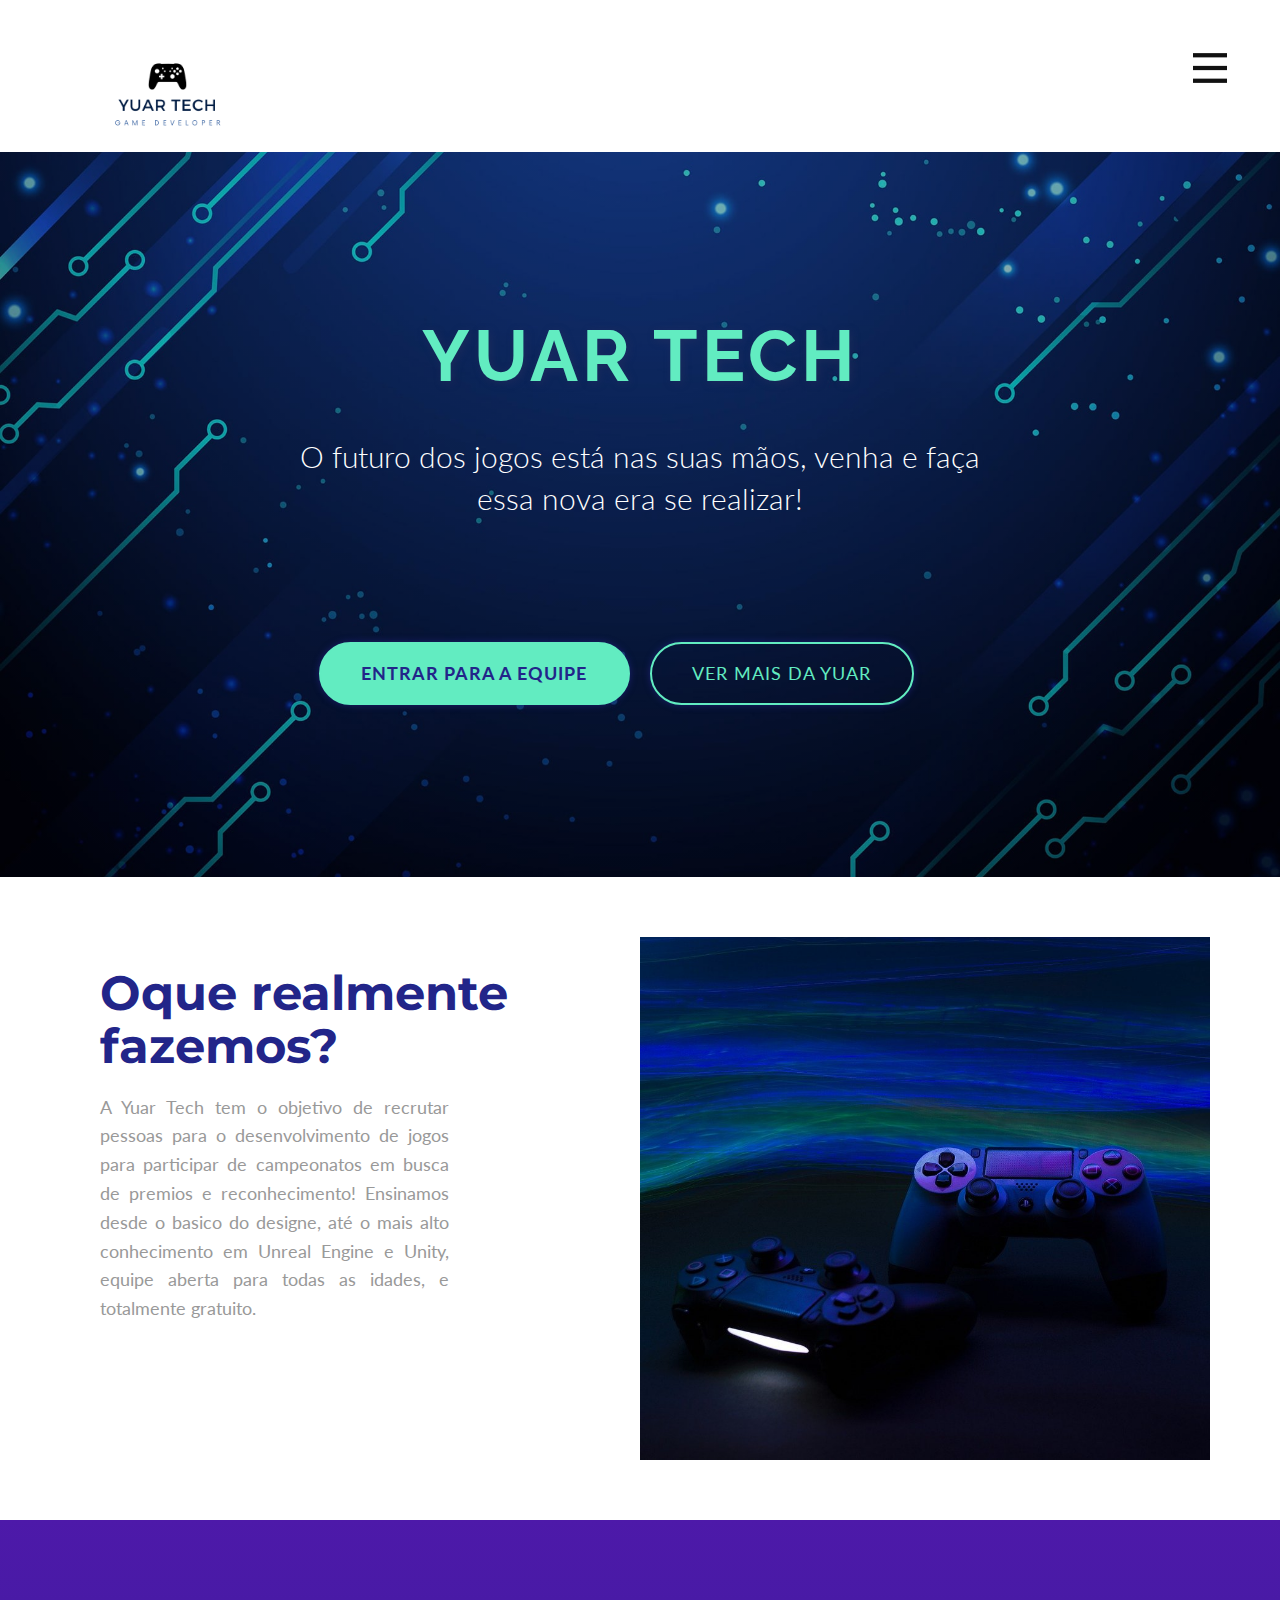
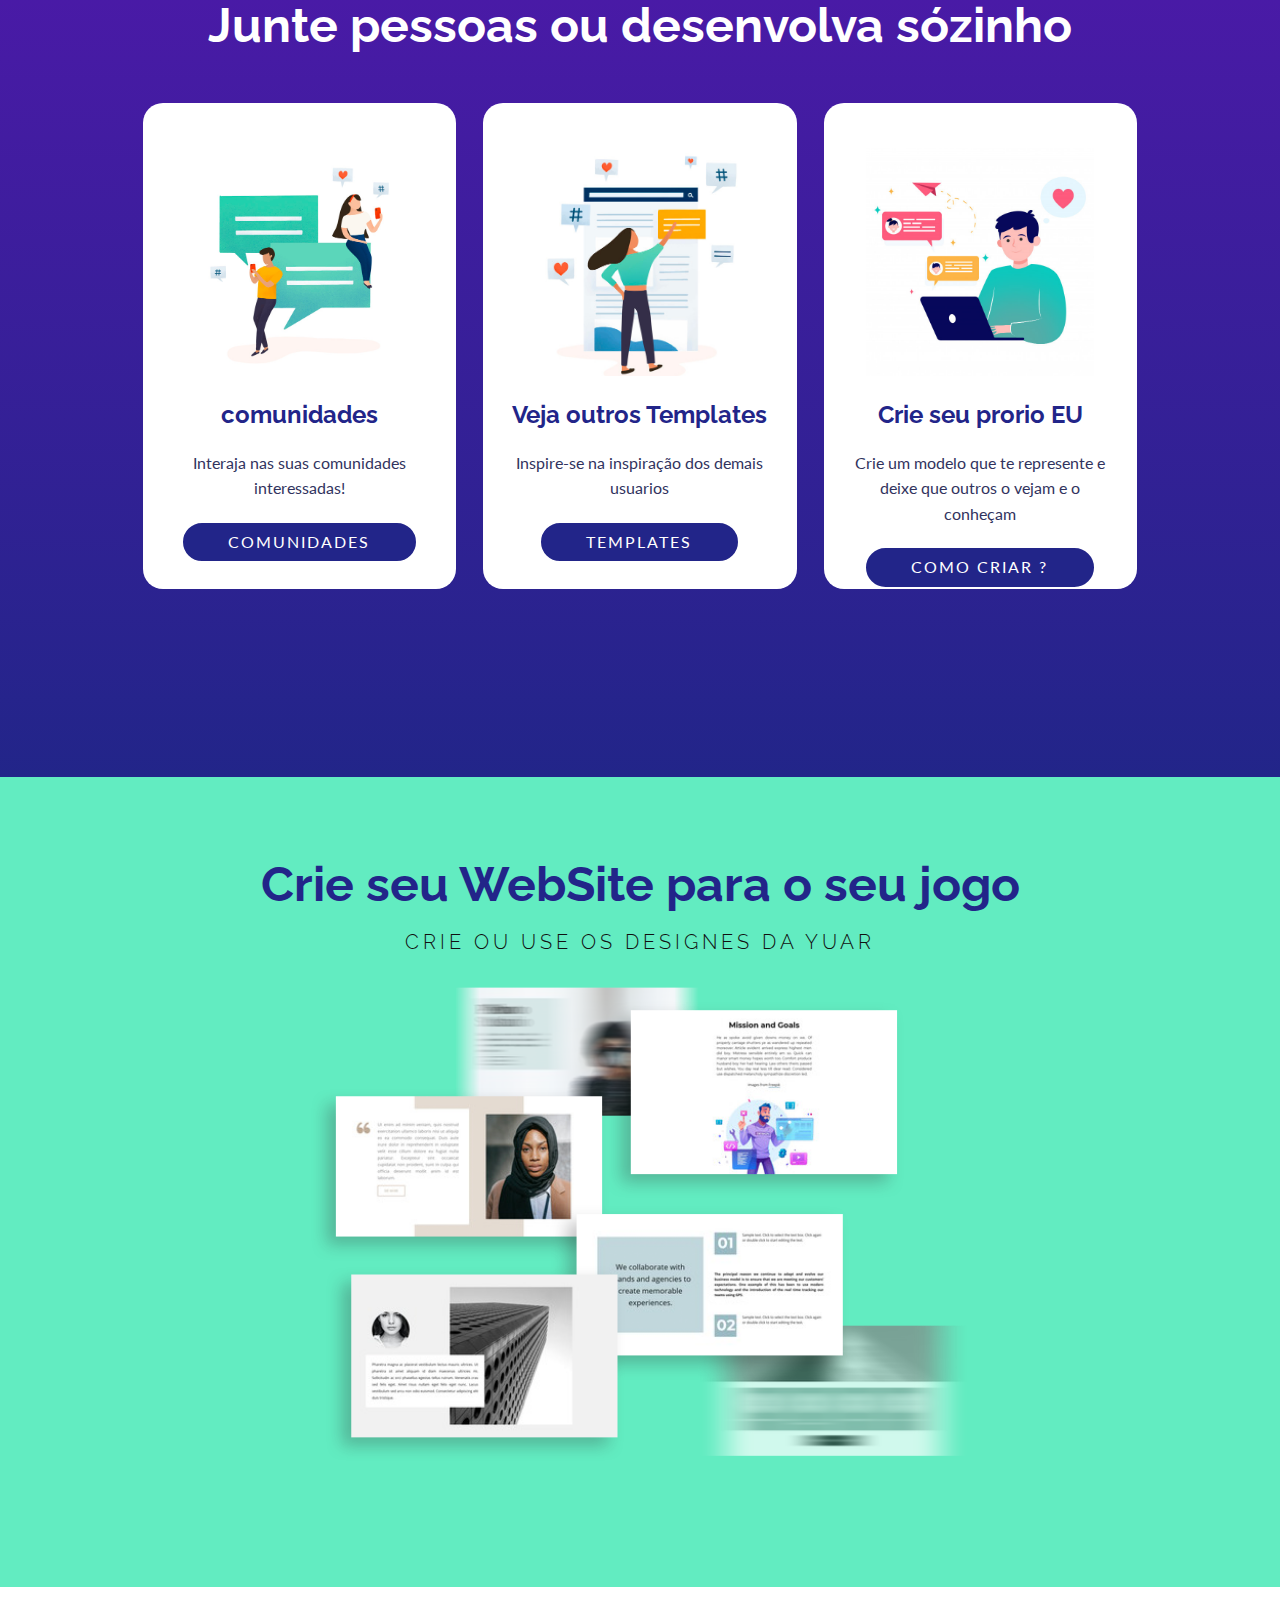
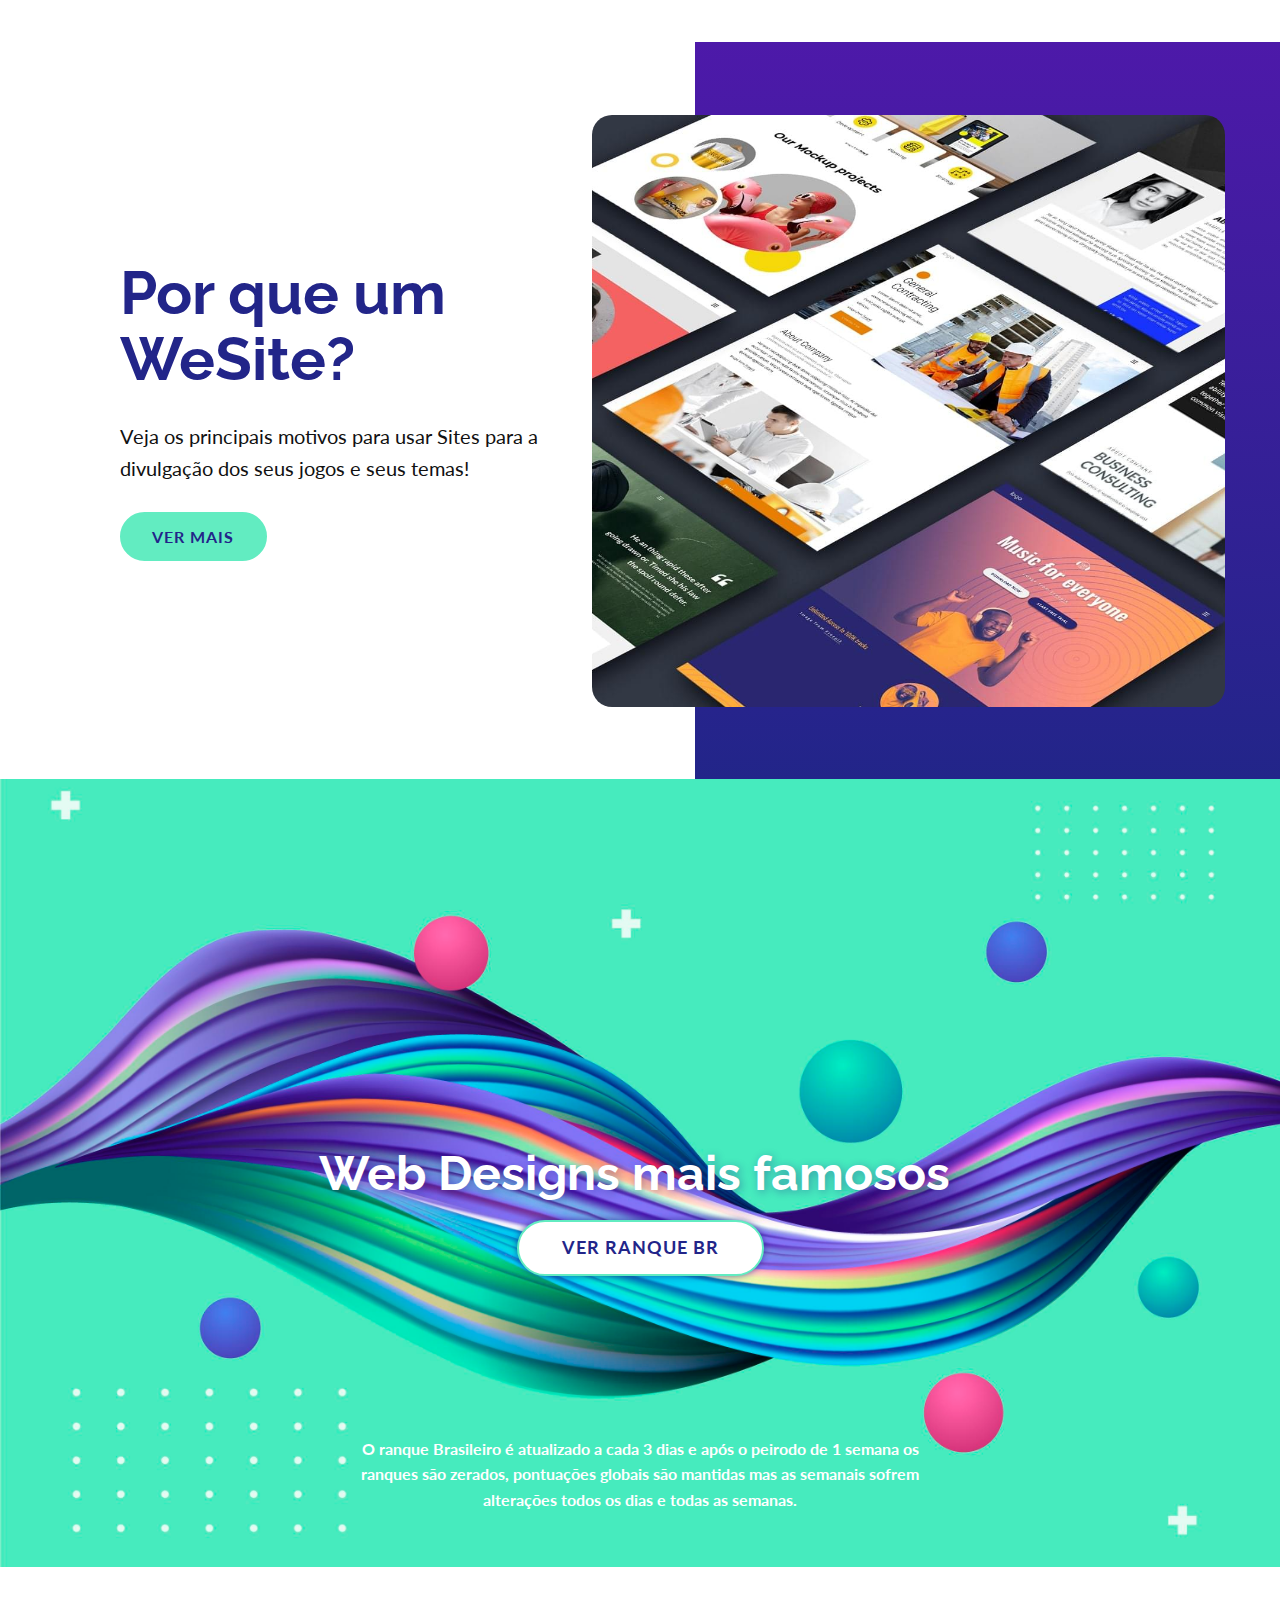
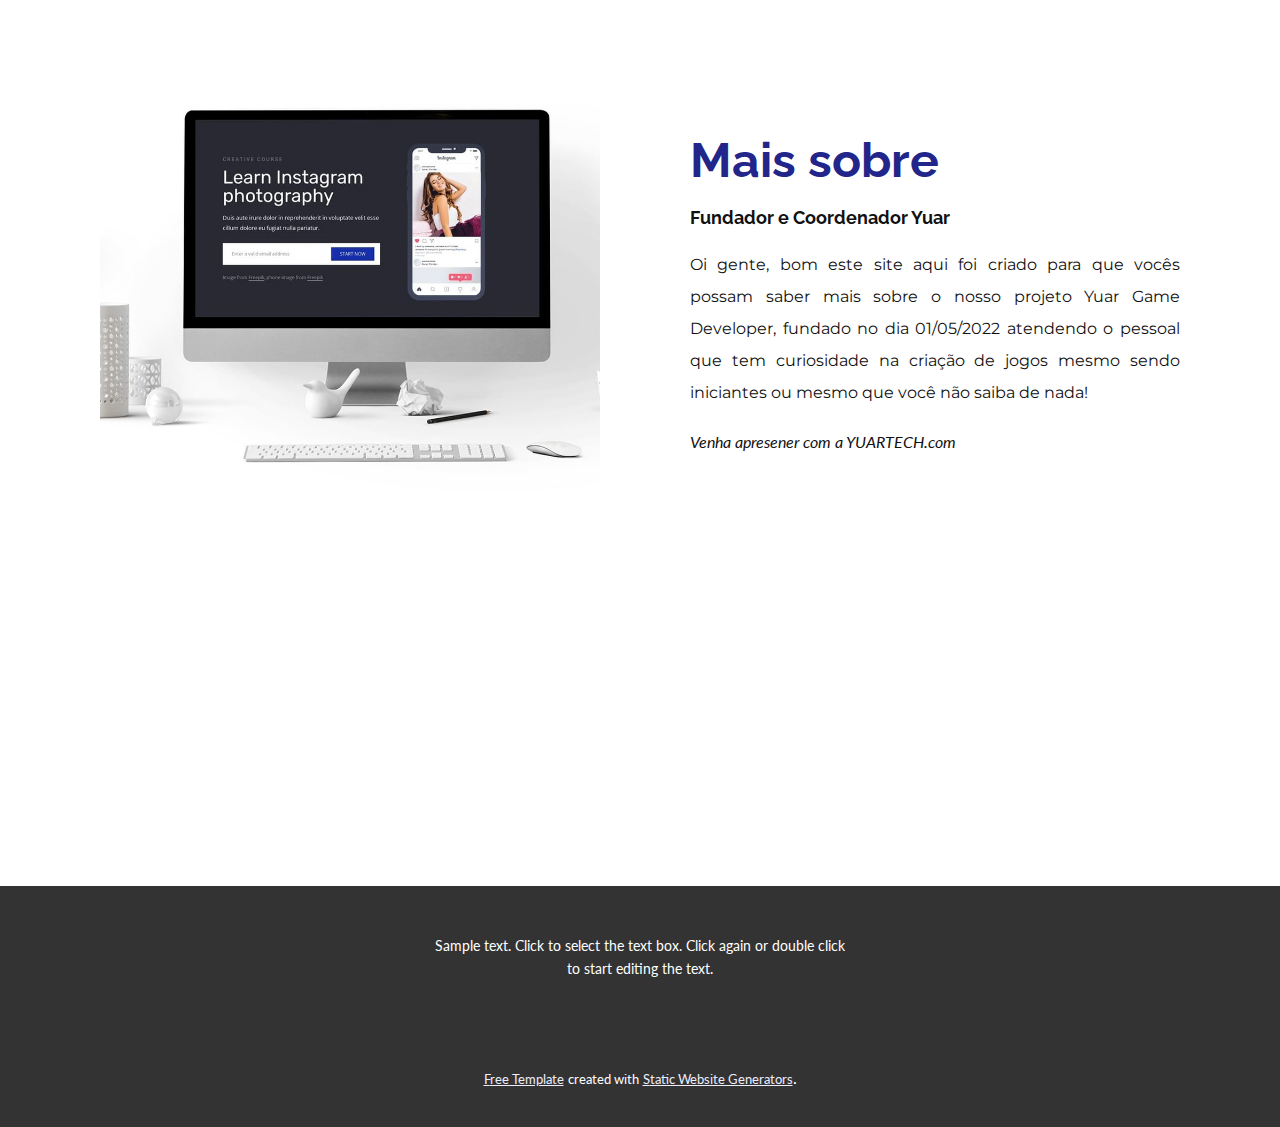
<file: index.html>
<!DOCTYPE html>
<html style="font-size: 16px;">
  <head>
    <meta name="viewport" content="width=device-width, initial-scale=1.0">
    <meta charset="utf-8">
    <meta name="keywords" content="​digital agency, ​Crafting Effective UI/UX Design, Prototype a digital product idea, Our Features &amp;amp; Services., ​We Create Websites, ​We Create Digital, Web Design Trends, We build usable&nbsp;products., About Us">
    <meta name="description" content="">
    <meta name="page_type" content="np-template-header-footer-from-plugin">
    <title>Página Inicial</title>
    <link rel="stylesheet" href="nicepage.css" media="screen">
<link rel="stylesheet" href="Página-Inicial.css" media="screen">
    <script class="u-script" type="text/javascript" src="jquery.js" defer=""></script>
    <script class="u-script" type="text/javascript" src="nicepage.js" defer=""></script>
    <meta name="generator" content="Nicepage 4.10.5, nicepage.com">
    <link id="u-theme-google-font" rel="stylesheet" href="https://fonts.googleapis.com/css?family=Raleway:100,100i,200,200i,300,300i,400,400i,500,500i,600,600i,700,700i,800,800i,900,900i|Lato:100,100i,300,300i,400,400i,700,700i,900,900i">
    <link id="u-page-google-font" rel="stylesheet" href="https://fonts.googleapis.com/css?family=Raleway:100,100i,200,200i,300,300i,400,400i,500,500i,600,600i,700,700i,800,800i,900,900i|Lato:100,100i,300,300i,400,400i,700,700i,900,900i|Montserrat:100,100i,200,200i,300,300i,400,400i,500,500i,600,600i,700,700i,800,800i,900,900i|Raleway:100,100i,200,200i,300,300i,400,400i,500,500i,600,600i,700,700i,800,800i,900,900i">
    
    
    
    
    
    
    
    
    <script type="application/ld+json">{
		"@context": "http://schema.org",
		"@type": "Organization",
		"name": "",
		"logo": "images/Yuartech.png"
}</script>
    <meta name="theme-color" content="#222589">
    <meta property="og:title" content="Página Inicial">
    <meta property="og:type" content="website">
  </head>
  <body data-home-page="Página-Inicial.html" data-home-page-title="Página Inicial" class="u-body u-xl-mode"><header class="u-clearfix u-header u-header" id="sec-3385"><div class="u-clearfix u-sheet u-valign-top u-sheet-1">
        <a href="https://nicepage.com" class="u-image u-logo u-image-1" data-image-width="500" data-image-height="500">
          <img src="images/Yuartech.png" class="u-logo-image u-logo-image-1">
        </a>
        <nav class="u-menu u-menu-dropdown u-offcanvas u-menu-1" data-responsive-from="XL">
          <div class="menu-collapse" style="font-size: 1rem; letter-spacing: 0px; font-weight: 700;">
            <a class="u-button-style u-custom-border u-custom-border-color u-custom-borders u-custom-left-right-menu-spacing u-custom-padding-bottom u-custom-text-color u-custom-top-bottom-menu-spacing u-nav-link u-text-active-palette-1-base u-text-hover-palette-2-base" href="#" style="padding: 5px 0px; font-size: calc(1em + 18px);">
              <svg class="u-svg-link" viewBox="0 0 24 24"><use xmlns:xlink="http://www.w3.org/1999/xlink" xlink:href="#menu-hamburger"></use></svg>
              <svg class="u-svg-content" version="1.1" id="menu-hamburger" viewBox="0 0 16 16" x="0px" y="0px" xmlns:xlink="http://www.w3.org/1999/xlink" xmlns="http://www.w3.org/2000/svg"><g><rect y="1" width="16" height="2"></rect><rect y="7" width="16" height="2"></rect><rect y="13" width="16" height="2"></rect>
</g></svg>
            </a>
          </div>
          <div class="u-custom-menu u-nav-container">
            <ul class="u-nav u-spacing-20 u-unstyled u-nav-1"><li class="u-nav-item"><a class="u-button-style u-nav-link u-text-active-palette-1-base u-text-grey-90 u-text-hover-palette-2-base" href="Página-Inicial.html" style="padding: 10px;">Página Inicial</a>
</li><li class="u-nav-item"><a class="u-button-style u-nav-link u-text-active-palette-1-base u-text-grey-90 u-text-hover-palette-2-base" href="informação-da-Yuar.html" style="padding: 10px;">informação da Yuar</a>
</li><li class="u-nav-item"><a class="u-button-style u-nav-link u-text-active-palette-1-base u-text-grey-90 u-text-hover-palette-2-base" href="templates.html" style="padding: 10px;">templates</a>
</li><li class="u-nav-item"><a class="u-button-style u-nav-link u-text-active-palette-1-base u-text-grey-90 u-text-hover-palette-2-base" href="Comunidade.html" style="padding: 10px;">Comunidade</a>
</li><li class="u-nav-item"><a class="u-button-style u-nav-link u-text-active-palette-1-base u-text-grey-90 u-text-hover-palette-2-base" href="como-criar.html" style="padding: 10px;">como criar</a>
</li><li class="u-nav-item"><a class="u-button-style u-nav-link u-text-active-palette-1-base u-text-grey-90 u-text-hover-palette-2-base" href="porque-um-site.html" style="padding: 10px;">porque um site</a>
</li></ul>
          </div>
          <div class="u-custom-menu u-nav-container-collapse">
            <div class="u-black u-container-style u-inner-container-layout u-opacity u-opacity-95 u-sidenav">
              <div class="u-inner-container-layout u-sidenav-overflow">
                <div class="u-menu-close"></div>
                <ul class="u-align-center u-nav u-popupmenu-items u-unstyled u-nav-2"><li class="u-nav-item"><a class="u-button-style u-nav-link" href="Página-Inicial.html">Página Inicial</a>
</li><li class="u-nav-item"><a class="u-button-style u-nav-link" href="informação-da-Yuar.html">informação da Yuar</a>
</li><li class="u-nav-item"><a class="u-button-style u-nav-link" href="templates.html">templates</a>
</li><li class="u-nav-item"><a class="u-button-style u-nav-link" href="Comunidade.html">Comunidade</a>
</li><li class="u-nav-item"><a class="u-button-style u-nav-link" href="como-criar.html">como criar</a>
</li><li class="u-nav-item"><a class="u-button-style u-nav-link" href="porque-um-site.html">porque um site</a>
</li></ul>
              </div>
            </div>
            <div class="u-black u-menu-overlay u-opacity u-opacity-70"></div>
          </div>
        </nav>
      </div></header>
    <section class="u-align-center u-clearfix u-image u-shading u-section-1" id="carousel_27bf" data-image-width="1980" data-image-height="1320">
      <div class="u-clearfix u-sheet u-valign-middle u-sheet-1">
        <h1 class="u-text u-text-default u-text-palette-4-base u-text-1">Yuar Tech</h1>
        <h3 class="u-custom-font u-font-lato u-text u-text-body-alt-color u-text-2"> O futuro dos jogos está nas suas mãos, venha e faça essa nova era se realizar!</h3>
        <div class="u-clearfix u-expanded-width-xs u-gutter-0 u-layout-custom-sm u-layout-custom-xs u-layout-wrap u-layout-wrap-1">
          <div class="u-layout">
            <div class="u-layout-row">
              <div class="u-align-center-xs u-align-right-lg u-align-right-md u-align-right-sm u-align-right-xl u-container-style u-layout-cell u-left-cell u-size-30-lg u-size-30-md u-size-30-sm u-size-30-xl u-size-60-xs u-layout-cell-1">
                <div class="u-container-layout u-valign-top u-container-layout-1">
                  <a href="https://yuartech.blogspot.com/p/yuar-tech-este-video-e-um-pequeno.html?lr=1" class="u-active-white u-border-2 u-border-active-white u-border-hover-white u-border-palette-4-base u-btn u-btn-round u-button-style u-hover-white u-palette-4-base u-radius-50 u-text-active-palette-1-base u-text-hover-palette-1-base u-text-palette-1-base u-btn-1">Entrar para a equipe</a>
                </div>
              </div>
              <div class="u-align-center-xs u-align-left-lg u-align-left-md u-align-left-sm u-align-left-xl u-container-style u-layout-cell u-right-cell u-size-30-lg u-size-30-md u-size-30-sm u-size-30-xl u-size-60-xs u-layout-cell-2">
                <div class="u-container-layout u-container-layout-2">
                  <a href="https://yuartech.blogspot.com/p/yuar-tech-este-video-e-um-pequeno.html?lr=1" class="u-active-white u-border-2 u-border-active-white u-border-hover-white u-border-palette-4-base u-btn u-btn-round u-button-style u-hover-white u-none u-radius-50 u-text-active-palette-1-base u-text-hover-palette-1-base u-btn-2">Ver mais da Yuar</a>
                </div>
              </div>
            </div>
          </div>
        </div>
      </div>
    </section>
    <section class="u-clearfix u-section-2" id="carousel_5b0f">
      <div class="u-clearfix u-sheet u-valign-middle u-sheet-1">
        <div class="u-clearfix u-expanded-width u-layout-wrap u-layout-wrap-1">
          <div class="u-layout">
            <div class="u-layout-row">
              <div class="u-container-style u-layout-cell u-size-30 u-layout-cell-1">
                <div class="u-container-layout u-container-layout-1">
                  <h2 class="u-custom-font u-font-montserrat u-text u-text-1"> Oque realmente fazemos?</h2>
                  <p class="u-align-justify u-text u-text-grey-40 u-text-2">A Yuar Tech tem o objetivo de recrutar pessoas para o desenvolvimento de jogos para participar de campeonatos em busca de premios e reconhecimento! Ensinamos desde o basico do designe, até o mais alto conhecimento em Unreal Engine e Unity, equipe aberta para todas as idades, e totalmente gratuito.</p>
                </div>
              </div>
              <div class="u-align-center u-container-style u-image u-layout-cell u-size-30 u-image-1" data-image-width="1280" data-image-height="851">
                <div class="u-container-layout u-valign-top u-container-layout-2"></div>
              </div>
            </div>
          </div>
        </div>
      </div>
    </section>
    <section class="u-align-center u-clearfix u-gradient u-section-3" id="carousel_7130">
      <div class="u-clearfix u-sheet u-sheet-1">
        <h2 class="u-text u-text-body-alt-color u-text-default u-text-1">Junte pessoas ou desenvolva sózinho</h2>
        <div class="u-list u-list-1">
          <div class="u-repeater u-repeater-1">
            <div class="u-align-center u-container-style u-list-item u-radius-20 u-repeater-item u-shape-round u-white u-list-item-1">
              <div class="u-container-layout u-similar-container u-container-layout-1">
                <img src="images/users-with-speech-bubbles-vector_53876-82250.jpg" alt="" class="u-expanded-width u-image u-image-contain u-image-default u-image-1" data-image-width="626" data-image-height="625">
                <h4 class="u-text u-text-default u-text-palette-1-base u-text-2">comunidades</h4>
                <p class="u-text u-text-palette-1-dark-2 u-text-3">Interaja nas suas comunidades interessadas!</p>
                <a href="Comunidade.html" data-page-id="454711460" class="u-active-palette-1-base u-border-2 u-border-active-white u-border-hover-white u-border-white u-btn u-btn-round u-button-style u-hover-palette-1-base u-palette-1-base u-radius-50 u-text-active-white u-text-hover-white u-btn-1" target="_blank">Comunidades</a>
              </div>
            </div>
            <div class="u-align-center u-container-style u-list-item u-radius-20 u-repeater-item u-shape-round u-video-cover u-white u-list-item-2">
              <div class="u-container-layout u-similar-container u-container-layout-2">
                <img src="images/fdf.jpg" alt="" class="u-expanded-width u-image u-image-default u-image-2" data-image-width="626" data-image-height="625">
                <h4 class="u-text u-text-default u-text-palette-1-base u-text-4">Veja outros Templates</h4>
                <p class="u-text u-text-palette-1-dark-2 u-text-5">Inspire-se na inspiração dos demais usuarios</p>
                <a href="templates.html" data-page-id="1082512812" class="u-active-palette-1-base u-border-2 u-border-active-white u-border-hover-white u-border-white u-btn u-btn-round u-button-style u-hover-palette-1-base u-palette-1-base u-radius-50 u-text-active-white u-text-hover-white u-btn-2" target="_blank">Templates</a>
              </div>
            </div>
            <div class="u-align-center u-container-style u-list-item u-radius-20 u-repeater-item u-shape-round u-video-cover u-white u-list-item-3">
              <div class="u-container-layout u-similar-container u-container-layout-3">
                <img src="images/dsds.jpg" alt="" class="u-expanded-width u-image u-image-contain u-image-default u-image-3" data-image-width="626" data-image-height="626">
                <h4 class="u-text u-text-default u-text-palette-1-base u-text-6">Crie seu prorio EU</h4>
                <p class="u-text u-text-palette-1-dark-2 u-text-7">Crie um modelo que te represente e deixe que outros o vejam e o conheçam</p>
                <a href="https://nicepage.com/website-design" class="u-active-palette-1-base u-border-2 u-border-active-white u-border-hover-white u-border-white u-btn u-btn-round u-button-style u-hover-palette-1-base u-palette-1-base u-radius-50 u-text-active-white u-text-hover-white u-btn-3" target="_blank">como criar ?</a>
              </div>
            </div>
          </div>
        </div>
      </div>
    </section>
    <section class="u-align-center u-clearfix u-palette-4-base u-section-4" id="carousel_90b5">
      <div class="u-clearfix u-sheet u-valign-middle u-sheet-1">
        <h2 class="u-text u-text-default u-text-1">Crie seu WebSite para o seu jogo</h2>
        <h5 class="u-text u-text-default u-text-2">Crie ou use os designes da Yuar</h5>
        <img class="u-expanded-width-xs u-image u-image-contain u-image-default u-image-1" src="images/2021-09-1611.59.07copy.png" alt="" data-image-width="664" data-image-height="530">
      </div>
    </section>
    <section class="u-align-center u-clearfix u-white u-section-5" id="carousel_8182">
      <div class="u-clearfix u-gutter-0 u-layout-wrap u-layout-wrap-1">
        <div class="u-layout" style="">
          <div class="u-layout-row" style="">
            <div class="u-align-left u-container-style u-layout-cell u-left-cell u-size-31-xl u-size-32-lg u-size-32-md u-size-32-sm u-size-32-xs u-size-xs-60 u-layout-cell-1" src="">
              <div class="u-container-layout u-valign-middle u-container-layout-1">
                <h2 class="u-text u-text-1">Por que um WeSite?</h2>
                <p class="u-text u-text-2">Veja os principais motivos para usar Sites para a divulgação dos seus jogos e seus temas!</p>
                <a href="porque-um-site.html" data-page-id="901911262" class="u-active-palette-1-base u-border-2 u-border-active-palette-1-base u-border-hover-palette-1-base u-border-palette-4-base u-btn u-btn-round u-button-style u-hover-palette-1-base u-palette-4-base u-radius-50 u-text-active-white u-text-hover-white u-text-palette-1-base u-btn-1">ver mais</a>
              </div>
            </div>
            <div class="u-align-center u-container-style u-gradient u-layout-cell u-right-cell u-size-28-lg u-size-28-md u-size-28-sm u-size-28-xs u-size-29-xl u-size-xs-60 u-layout-cell-2" src="">
              <div class="u-container-layout u-valign-middle-lg u-valign-middle-md u-container-layout-2" src="">
                <img class="u-expanded-width-sm u-expanded-width-xs u-image u-image-round u-radius-20 u-image-1" data-image-width="1500" data-image-height="1000" src="images/-min.jpg">
              </div>
            </div>
          </div>
        </div>
      </div>
    </section>
    <section class="u-align-center u-clearfix u-image u-section-6" id="carousel_830e">
      <div class="u-clearfix u-sheet u-sheet-1">
        <h2 class="u-text u-text-body-alt-color u-text-default u-text-1">Web Designs mais famosos&nbsp;</h2>
        <a href="https://nicepage.studio" class="u-active-white u-border-2 u-border-active-white u-border-hover-white u-border-palette-4-base u-btn u-btn-round u-button-style u-hover-white u-radius-50 u-text-active-palette-1-base u-text-hover-palette-1-base u-text-palette-1-base u-white u-btn-1">Ver ranque BR</a>
        <p class="u-text u-text-body-alt-color u-text-2">O ranque Brasileiro é atualizado a cada 3 dias e após o peirodo de 1 semana os ranques são zerados, pontuações globais são mantidas mas as semanais sofrem alterações todos os dias e todas as semanas.</p>
      </div>
    </section>
    <section class="u-clearfix u-white u-section-7" id="carousel_9198">
      <div class="u-clearfix u-sheet u-valign-middle u-sheet-1">
        <div class="u-clearfix u-expanded-width u-gutter-40 u-layout-wrap u-layout-wrap-1">
          <div class="u-layout">
            <div class="u-layout-col">
              <div class="u-size-60">
                <div class="u-layout-row">
                  <div class="u-align-center u-container-style u-layout-cell u-radius-20 u-size-30 u-layout-cell-1">
                    <div class="u-container-layout u-valign-bottom u-container-layout-1">
                      <img class="u-image u-image-round u-radius-20 u-image-1" src="images/45c43cfc-b7f4-7296-9d65-3221c4f93081.jpg" data-image-width="1175" data-image-height="887">
                    </div>
                  </div>
                  <div class="u-container-style u-layout-cell u-shape-rectangle u-size-30 u-layout-cell-2">
                    <div class="u-container-layout u-valign-middle u-container-layout-2">
                      <h2 class="u-custom-font u-font-raleway u-text u-text-default u-text-1">Mais sobre</h2>
                      <h6 class="u-custom-font u-font-raleway u-text u-text-default u-text-2">Fundador e Coordenador Yuar</h6>
                      <p class="u-align-justify u-custom-font u-font-montserrat u-text u-text-3">Oi gente, bom este site aqui foi criado para que vocês possam saber mais sobre o nosso projeto Yuar Game Developer, fundado no dia 01/05/2022 atendendo o pessoal que tem curiosidade na criação de jogos mesmo sendo iniciantes ou mesmo que você não saiba de nada!</p>
                      <p class="u-text u-text-4">Venha apresener com a YUARTECH.com</p>
                    </div>
                  </div>
                </div>
              </div>
            </div>
          </div>
        </div>
        <div class="u-expanded-width u-list u-list-1">
          <div class="u-repeater u-repeater-1">
            <div class="u-align-left u-container-style u-list-item u-palette-1-base u-radius-20 u-repeater-item u-shape-round u-list-item-1" data-animation-name="bounceIn" data-animation-duration="1500" data-animation-direction="Right" data-animation-delay="500">
              <div class="u-container-layout u-similar-container u-container-layout-3">
                <p class="u-text u-text-5">gabriellyuar@gmail.com&nbsp;<br>
                  <br>ou<br>
                  <br>klehvmnp2@gmail.com
                </p>
              </div>
            </div>
            <div class="u-align-left u-container-style u-list-item u-palette-1-base u-radius-20 u-repeater-item u-shape-round u-list-item-2" data-animation-name="bounceIn" data-animation-duration="1500" data-animation-direction="Right" data-animation-delay="500">
              <div class="u-container-layout u-similar-container u-container-layout-4">
                <p class="u-text u-text-6">endereço web YUARTECH.com.br<br>
                  <br>ou<br>
                  <br>YuarGame.com
                </p>
              </div>
            </div>
            <div class="u-align-left u-container-style u-list-item u-palette-1-base u-radius-20 u-repeater-item u-shape-round u-list-item-3" data-animation-name="bounceIn" data-animation-duration="1500" data-animation-direction="Right" data-animation-delay="500">
              <div class="u-container-layout u-similar-container u-container-layout-5">
                <p class="u-text u-text-7">Recrutando todos os dias das 07:00 ás !9:00<br>
                  <br>Feriados das 07:00 ás 21:00
                </p>
              </div>
            </div>
          </div>
        </div>
      </div>
    </section>
    
    
    <footer class="u-align-center u-clearfix u-footer u-grey-80 u-footer" id="sec-d120"><div class="u-clearfix u-sheet u-sheet-1">
        <p class="u-small-text u-text u-text-variant u-text-1">Sample text. Click to select the text box. Click again or double click to start editing the text.</p>
      </div></footer>
    <section class="u-backlink u-clearfix u-grey-80">
      <a class="u-link" href="https://nicepage.com/templates" target="_blank">
        <span>Free Template</span>
      </a>
      <p class="u-text">
        <span>created with</span>
      </p>
      <a class="u-link" href="https://nicepage.com/static-site-generator" target="_blank">
        <span>Static Website Generators</span>
      </a>. 
    </section>
  </body>
</html>
</file>
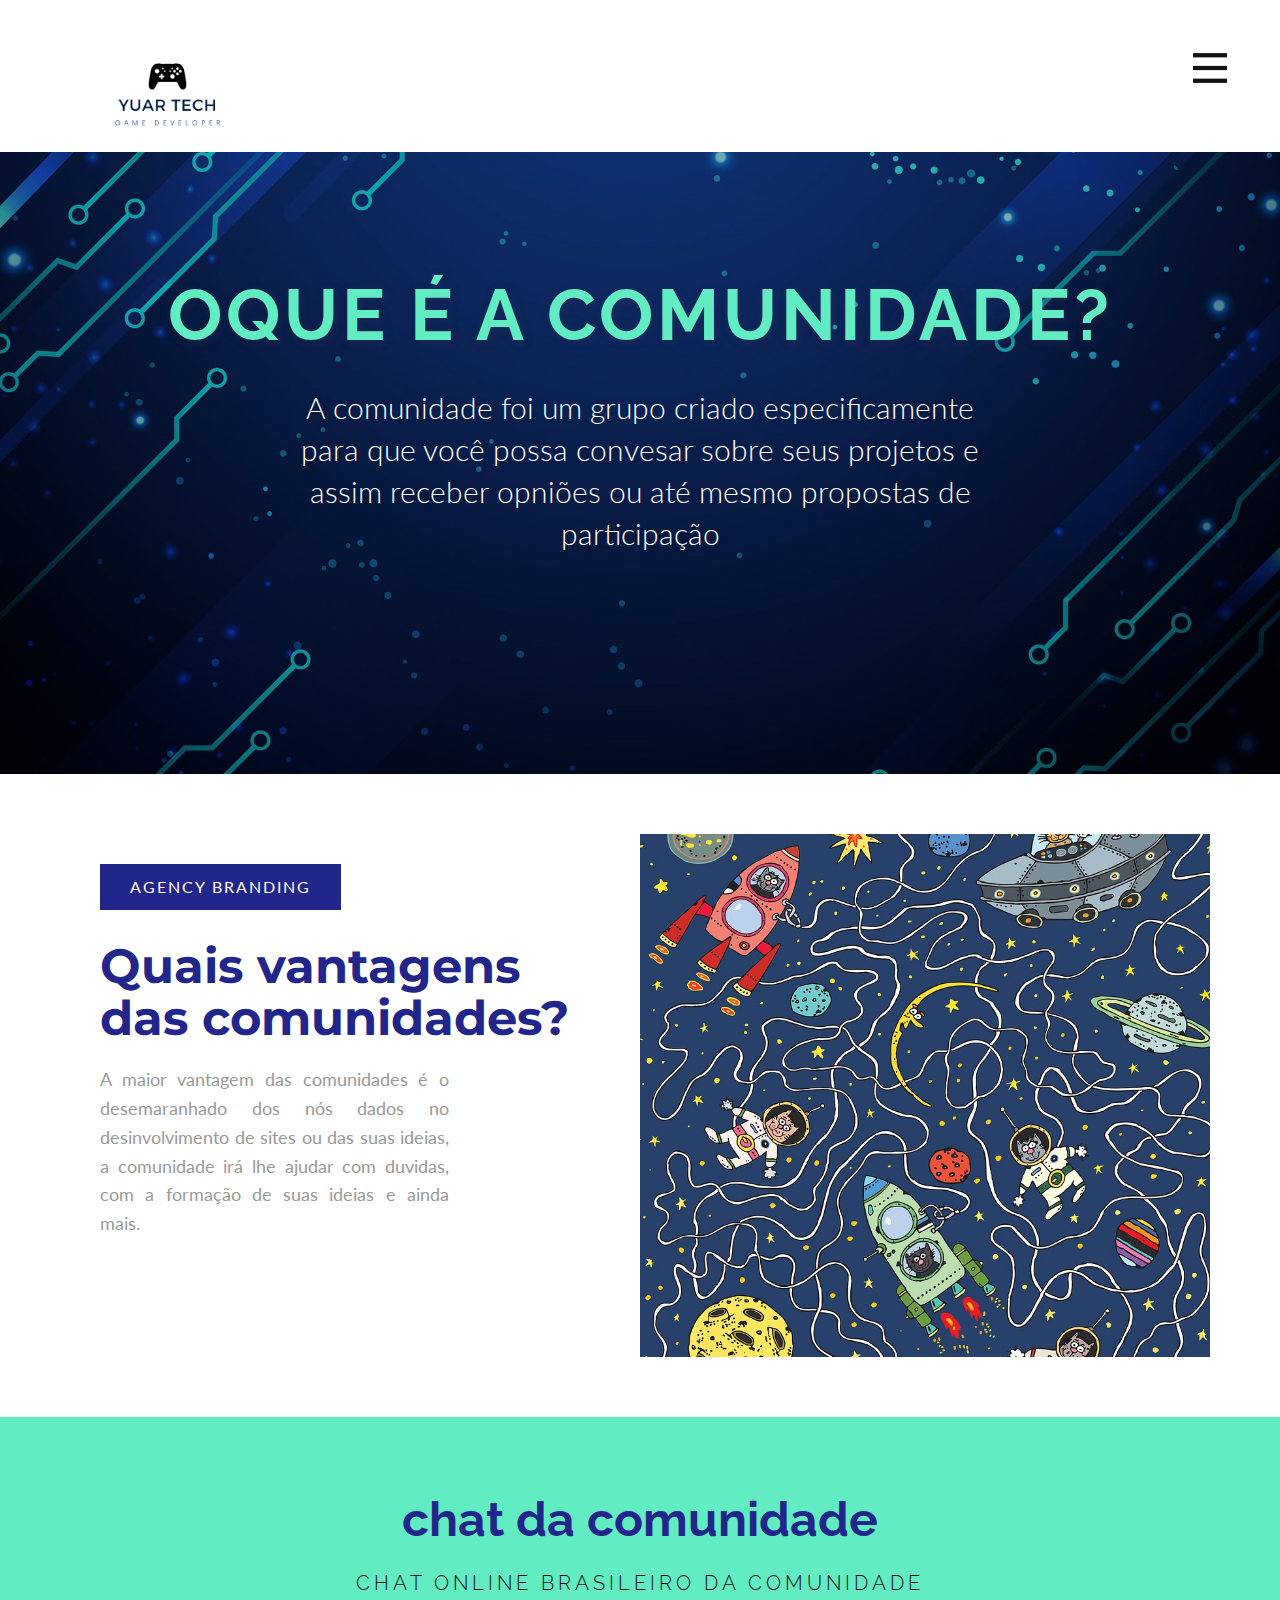
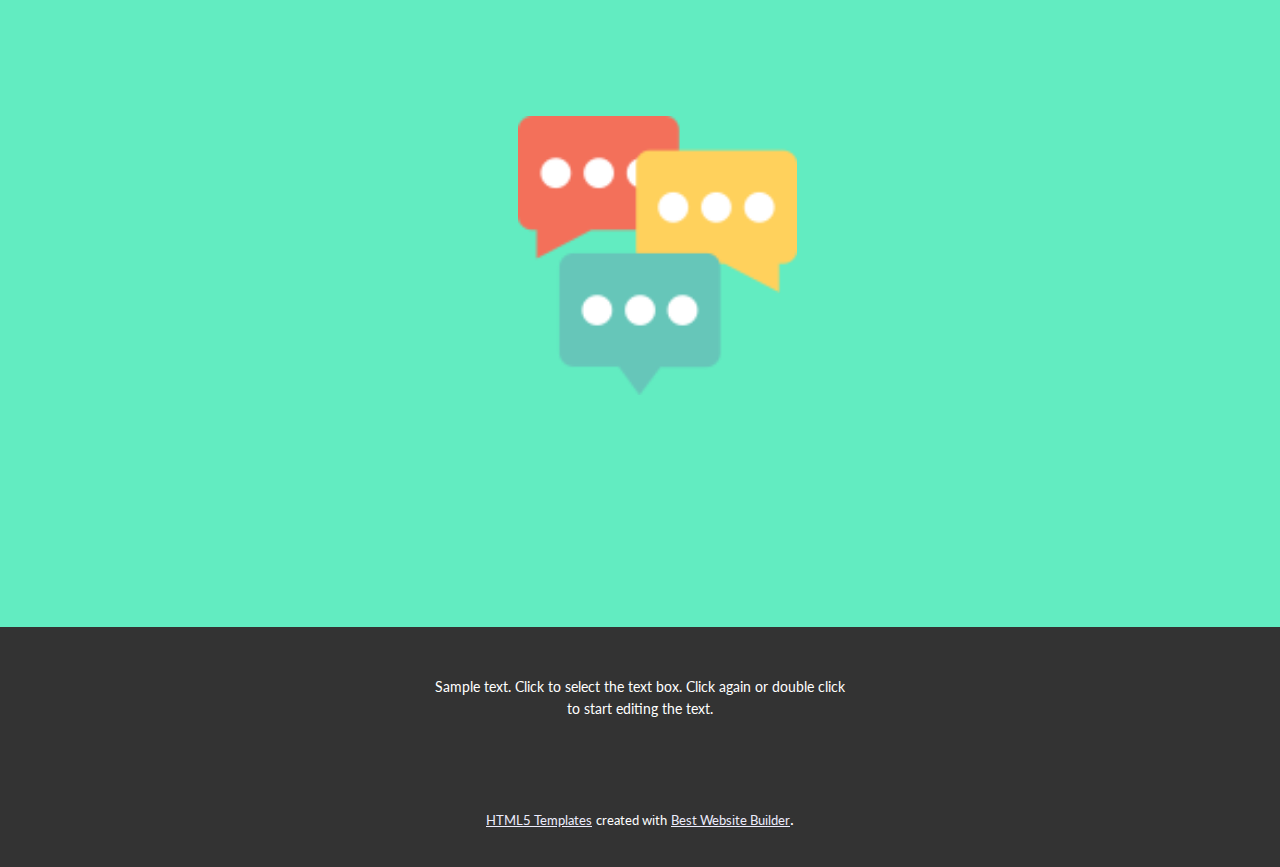
<file: Comunidade.html>
<!DOCTYPE html>
<html style="font-size: 16px;">
  <head>
    <meta name="viewport" content="width=device-width, initial-scale=1.0">
    <meta charset="utf-8">
    <meta name="keywords" content="​digital agency, ​Crafting Effective UI/UX Design, Prototype a digital product idea, Our Features &amp;amp; Services., ​We Create Websites, ​We Create Digital, Web Design Trends, We build usable&nbsp;products., About Us">
    <meta name="description" content="">
    <meta name="page_type" content="np-template-header-footer-from-plugin">
    <title>Comunidade</title>
    <link rel="stylesheet" href="nicepage.css" media="screen">
<link rel="stylesheet" href="Comunidade.css" media="screen">
    <script class="u-script" type="text/javascript" src="jquery.js" defer=""></script>
    <script class="u-script" type="text/javascript" src="nicepage.js" defer=""></script>
    <meta name="generator" content="Nicepage 4.10.5, nicepage.com">
    <link id="u-theme-google-font" rel="stylesheet" href="https://fonts.googleapis.com/css?family=Raleway:100,100i,200,200i,300,300i,400,400i,500,500i,600,600i,700,700i,800,800i,900,900i|Lato:100,100i,300,300i,400,400i,700,700i,900,900i">
    <link id="u-page-google-font" rel="stylesheet" href="https://fonts.googleapis.com/css?family=Raleway:100,100i,200,200i,300,300i,400,400i,500,500i,600,600i,700,700i,800,800i,900,900i|Lato:100,100i,300,300i,400,400i,700,700i,900,900i|Montserrat:100,100i,200,200i,300,300i,400,400i,500,500i,600,600i,700,700i,800,800i,900,900i|Raleway:100,100i,200,200i,300,300i,400,400i,500,500i,600,600i,700,700i,800,800i,900,900i">
    
    
    
    
    <script type="application/ld+json">{
		"@context": "http://schema.org",
		"@type": "Organization",
		"name": "",
		"logo": "images/Yuartech.png"
}</script>
    <meta name="theme-color" content="#222589">
    <meta property="og:title" content="Comunidade">
    <meta property="og:type" content="website">
  </head>
  <body class="u-body u-xl-mode"><header class="u-clearfix u-header u-header" id="sec-3385"><div class="u-clearfix u-sheet u-valign-top u-sheet-1">
        <a href="https://nicepage.com" class="u-image u-logo u-image-1" data-image-width="500" data-image-height="500">
          <img src="images/Yuartech.png" class="u-logo-image u-logo-image-1">
        </a>
        <nav class="u-menu u-menu-dropdown u-offcanvas u-menu-1" data-responsive-from="XL">
          <div class="menu-collapse" style="font-size: 1rem; letter-spacing: 0px; font-weight: 700;">
            <a class="u-button-style u-custom-border u-custom-border-color u-custom-borders u-custom-left-right-menu-spacing u-custom-padding-bottom u-custom-text-color u-custom-top-bottom-menu-spacing u-nav-link u-text-active-palette-1-base u-text-hover-palette-2-base" href="#" style="padding: 5px 0px; font-size: calc(1em + 18px);">
              <svg class="u-svg-link" viewBox="0 0 24 24"><use xmlns:xlink="http://www.w3.org/1999/xlink" xlink:href="#menu-hamburger"></use></svg>
              <svg class="u-svg-content" version="1.1" id="menu-hamburger" viewBox="0 0 16 16" x="0px" y="0px" xmlns:xlink="http://www.w3.org/1999/xlink" xmlns="http://www.w3.org/2000/svg"><g><rect y="1" width="16" height="2"></rect><rect y="7" width="16" height="2"></rect><rect y="13" width="16" height="2"></rect>
</g></svg>
            </a>
          </div>
          <div class="u-custom-menu u-nav-container">
            <ul class="u-nav u-spacing-20 u-unstyled u-nav-1"><li class="u-nav-item"><a class="u-button-style u-nav-link u-text-active-palette-1-base u-text-grey-90 u-text-hover-palette-2-base" href="Página-Inicial.html" style="padding: 10px;">Página Inicial</a>
</li><li class="u-nav-item"><a class="u-button-style u-nav-link u-text-active-palette-1-base u-text-grey-90 u-text-hover-palette-2-base" href="informação-da-Yuar.html" style="padding: 10px;">informação da Yuar</a>
</li><li class="u-nav-item"><a class="u-button-style u-nav-link u-text-active-palette-1-base u-text-grey-90 u-text-hover-palette-2-base" href="templates.html" style="padding: 10px;">templates</a>
</li><li class="u-nav-item"><a class="u-button-style u-nav-link u-text-active-palette-1-base u-text-grey-90 u-text-hover-palette-2-base" href="Comunidade.html" style="padding: 10px;">Comunidade</a>
</li><li class="u-nav-item"><a class="u-button-style u-nav-link u-text-active-palette-1-base u-text-grey-90 u-text-hover-palette-2-base" href="como-criar.html" style="padding: 10px;">como criar</a>
</li><li class="u-nav-item"><a class="u-button-style u-nav-link u-text-active-palette-1-base u-text-grey-90 u-text-hover-palette-2-base" href="porque-um-site.html" style="padding: 10px;">porque um site</a>
</li></ul>
          </div>
          <div class="u-custom-menu u-nav-container-collapse">
            <div class="u-black u-container-style u-inner-container-layout u-opacity u-opacity-95 u-sidenav">
              <div class="u-inner-container-layout u-sidenav-overflow">
                <div class="u-menu-close"></div>
                <ul class="u-align-center u-nav u-popupmenu-items u-unstyled u-nav-2"><li class="u-nav-item"><a class="u-button-style u-nav-link" href="Página-Inicial.html">Página Inicial</a>
</li><li class="u-nav-item"><a class="u-button-style u-nav-link" href="informação-da-Yuar.html">informação da Yuar</a>
</li><li class="u-nav-item"><a class="u-button-style u-nav-link" href="templates.html">templates</a>
</li><li class="u-nav-item"><a class="u-button-style u-nav-link" href="Comunidade.html">Comunidade</a>
</li><li class="u-nav-item"><a class="u-button-style u-nav-link" href="como-criar.html">como criar</a>
</li><li class="u-nav-item"><a class="u-button-style u-nav-link" href="porque-um-site.html">porque um site</a>
</li></ul>
              </div>
            </div>
            <div class="u-black u-menu-overlay u-opacity u-opacity-70"></div>
          </div>
        </nav>
      </div></header>
    <section class="u-align-center u-clearfix u-image u-shading u-section-1" id="carousel_27bf" data-image-width="1980" data-image-height="1320">
      <div class="u-clearfix u-sheet u-sheet-1">
        <h1 class="u-text u-text-default u-text-palette-4-base u-text-1">oque é a comunidade?</h1>
        <h3 class="u-custom-font u-font-lato u-text u-text-body-alt-color u-text-2">A comunidade foi um grupo criado especificamente para que você possa convesar sobre seus projetos e assim receber opniões ou até mesmo propostas de participação</h3>
      </div>
    </section>
    <section class="u-clearfix u-section-2" id="carousel_5b0f">
      <div class="u-clearfix u-sheet u-valign-middle u-sheet-1">
        <div class="u-clearfix u-expanded-width u-layout-wrap u-layout-wrap-1">
          <div class="u-layout">
            <div class="u-layout-row">
              <div class="u-container-style u-layout-cell u-size-30 u-layout-cell-1">
                <div class="u-container-layout u-container-layout-1">
                  <a href="https://nicepage.site" class="u-active-palette-1-base u-border-none u-btn u-button-style u-hover-palette-1-dark-1 u-text-body-alt-color u-btn-1">agency branding</a>
                  <h2 class="u-custom-font u-font-montserrat u-text u-text-1">Quais vantagens das comunidades?</h2>
                  <p class="u-align-justify u-text u-text-grey-40 u-text-2">A maior vantagem das comunidades é o desemaranhado dos nós dados no desinvolvimento de sites ou das suas ideias, a comunidade irá lhe ajudar com duvidas, com a formação de suas ideias e ainda mais.</p>
                </div>
              </div>
              <div class="u-align-center u-container-style u-image u-layout-cell u-size-30 u-image-1" data-image-width="1135" data-image-height="1280">
                <div class="u-container-layout u-valign-middle-lg u-valign-middle-md u-valign-middle-sm u-valign-middle-xs u-container-layout-2"></div>
              </div>
            </div>
          </div>
        </div>
      </div>
    </section>
    <section class="u-align-center u-clearfix u-palette-4-base u-section-3" id="carousel_90b5">
      <div class="u-clearfix u-sheet u-sheet-1">
        <h2 class="u-text u-text-default u-text-1"> chat da comunidade</h2>
        <h5 class="u-text u-text-default u-text-2">chat online brasileiro da comunidade</h5><span class="u-file-icon u-icon u-icon-1"><img src="images/610413.png" alt=""></span>
      </div>
    </section>
    
    
    <footer class="u-align-center u-clearfix u-footer u-grey-80 u-footer" id="sec-d120"><div class="u-clearfix u-sheet u-sheet-1">
        <p class="u-small-text u-text u-text-variant u-text-1">Sample text. Click to select the text box. Click again or double click to start editing the text.</p>
      </div></footer>
    <section class="u-backlink u-clearfix u-grey-80">
      <a class="u-link" href="https://nicepage.com/html5-template" target="_blank">
        <span>HTML5 Templates</span>
      </a>
      <p class="u-text">
        <span>created with</span>
      </p>
      <a class="u-link" href="https://nicepage.best" target="_blank">
        <span>Best Website Builder</span>
      </a>. 
    </section>
  </body>
</html>
</file>
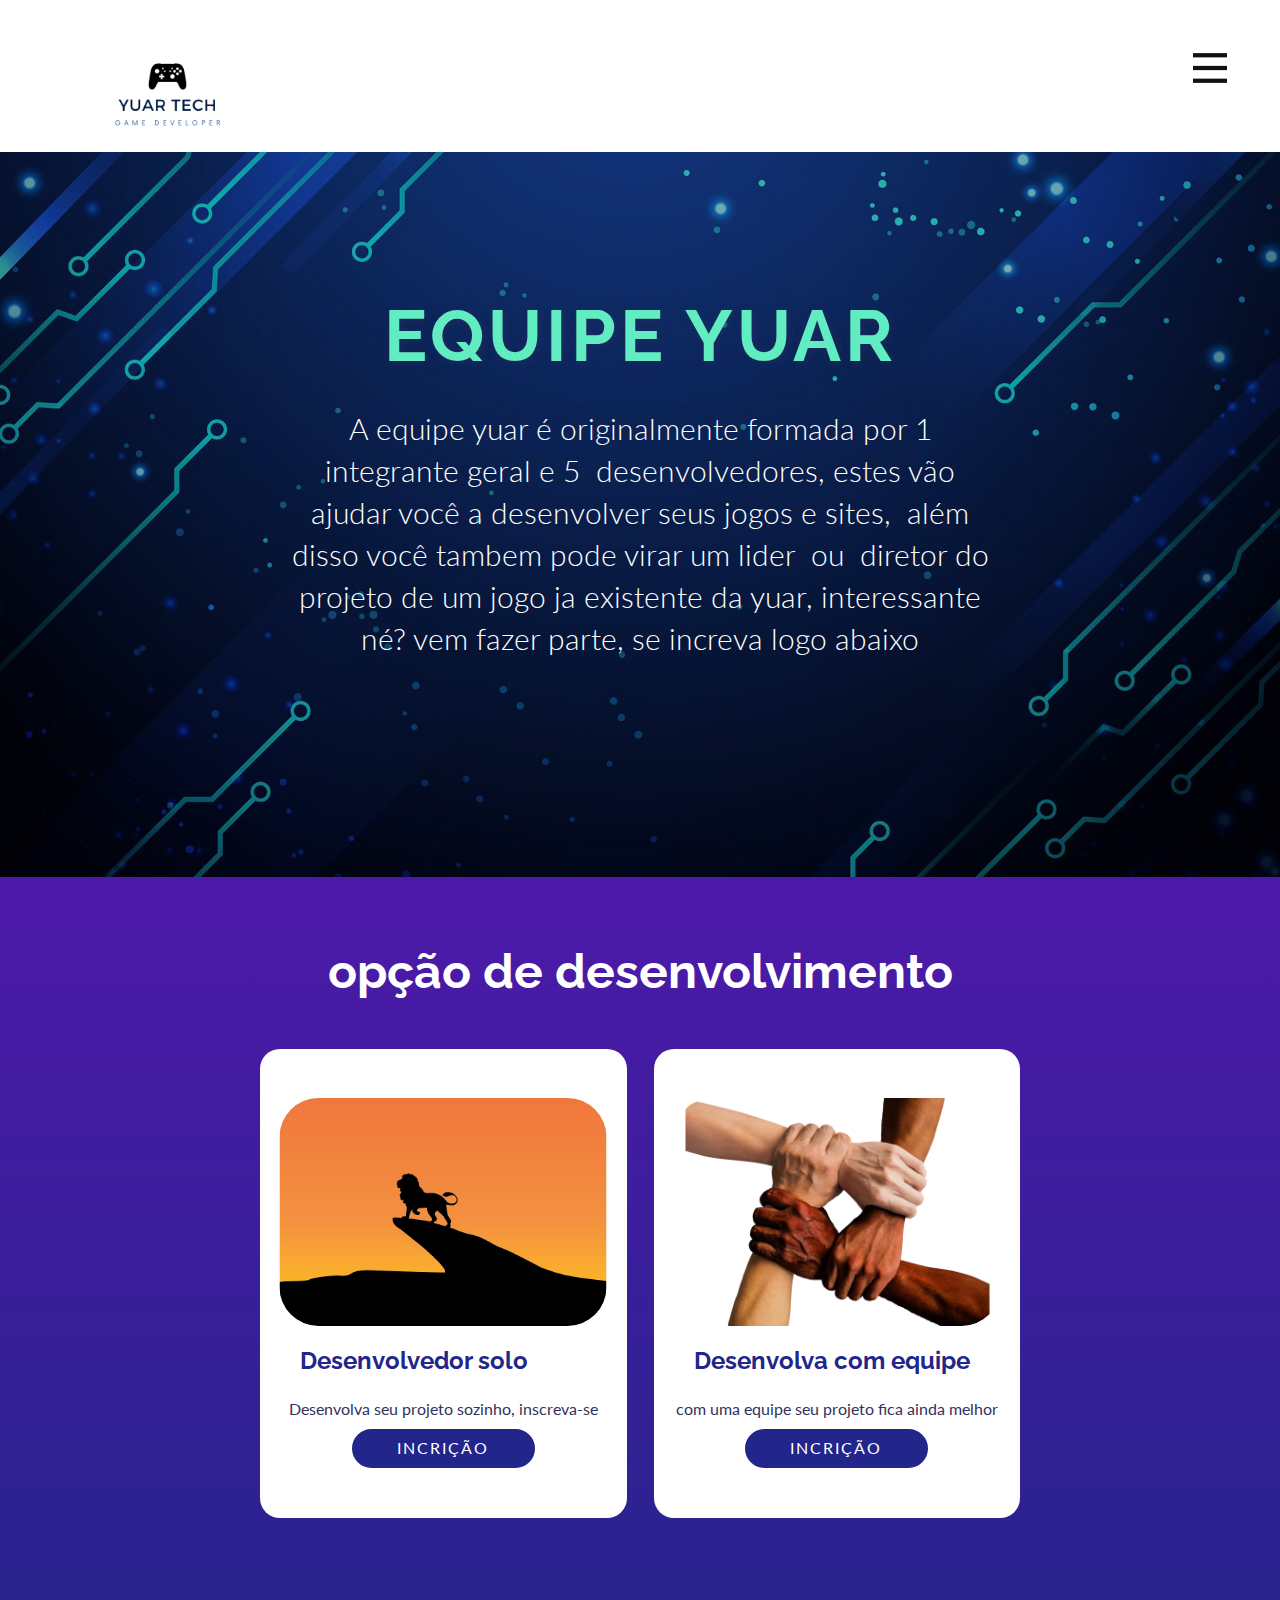
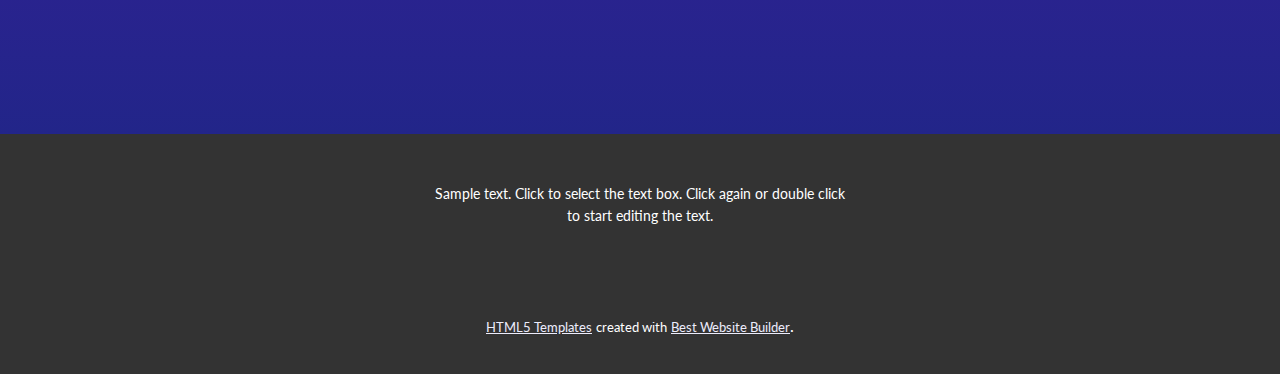
<file: informação-da-Yuar.html>
<!DOCTYPE html>
<html style="font-size: 16px;">
  <head>
    <meta name="viewport" content="width=device-width, initial-scale=1.0">
    <meta charset="utf-8">
    <meta name="keywords" content="​digital agency, ​Crafting Effective UI/UX Design, Prototype a digital product idea, Our Features &amp;amp; Services., ​We Create Websites, ​We Create Digital, Web Design Trends, We build usable&nbsp;products., About Us">
    <meta name="description" content="">
    <meta name="page_type" content="np-template-header-footer-from-plugin">
    <title>informação da Yuar</title>
    <link rel="stylesheet" href="nicepage.css" media="screen">
<link rel="stylesheet" href="informação-da-Yuar.css" media="screen">
    <script class="u-script" type="text/javascript" src="jquery.js" defer=""></script>
    <script class="u-script" type="text/javascript" src="nicepage.js" defer=""></script>
    <meta name="generator" content="Nicepage 4.10.5, nicepage.com">
    <link id="u-theme-google-font" rel="stylesheet" href="https://fonts.googleapis.com/css?family=Raleway:100,100i,200,200i,300,300i,400,400i,500,500i,600,600i,700,700i,800,800i,900,900i|Lato:100,100i,300,300i,400,400i,700,700i,900,900i">
    <link id="u-page-google-font" rel="stylesheet" href="https://fonts.googleapis.com/css?family=Raleway:100,100i,200,200i,300,300i,400,400i,500,500i,600,600i,700,700i,800,800i,900,900i|Lato:100,100i,300,300i,400,400i,700,700i,900,900i|Raleway:100,100i,200,200i,300,300i,400,400i,500,500i,600,600i,700,700i,800,800i,900,900i">
    
    
    
    <script type="application/ld+json">{
		"@context": "http://schema.org",
		"@type": "Organization",
		"name": "",
		"logo": "images/Yuartech.png"
}</script>
    <meta name="theme-color" content="#222589">
    <meta property="og:title" content="informação da Yuar">
    <meta property="og:type" content="website">
  </head>
  <body class="u-body u-xl-mode"><header class="u-clearfix u-header u-header" id="sec-3385"><div class="u-clearfix u-sheet u-valign-top u-sheet-1">
        <a href="https://nicepage.com" class="u-image u-logo u-image-1" data-image-width="500" data-image-height="500">
          <img src="images/Yuartech.png" class="u-logo-image u-logo-image-1">
        </a>
        <nav class="u-menu u-menu-dropdown u-offcanvas u-menu-1" data-responsive-from="XL">
          <div class="menu-collapse" style="font-size: 1rem; letter-spacing: 0px; font-weight: 700;">
            <a class="u-button-style u-custom-border u-custom-border-color u-custom-borders u-custom-left-right-menu-spacing u-custom-padding-bottom u-custom-text-color u-custom-top-bottom-menu-spacing u-nav-link u-text-active-palette-1-base u-text-hover-palette-2-base" href="#" style="padding: 5px 0px; font-size: calc(1em + 18px);">
              <svg class="u-svg-link" viewBox="0 0 24 24"><use xmlns:xlink="http://www.w3.org/1999/xlink" xlink:href="#menu-hamburger"></use></svg>
              <svg class="u-svg-content" version="1.1" id="menu-hamburger" viewBox="0 0 16 16" x="0px" y="0px" xmlns:xlink="http://www.w3.org/1999/xlink" xmlns="http://www.w3.org/2000/svg"><g><rect y="1" width="16" height="2"></rect><rect y="7" width="16" height="2"></rect><rect y="13" width="16" height="2"></rect>
</g></svg>
            </a>
          </div>
          <div class="u-custom-menu u-nav-container">
            <ul class="u-nav u-spacing-20 u-unstyled u-nav-1"><li class="u-nav-item"><a class="u-button-style u-nav-link u-text-active-palette-1-base u-text-grey-90 u-text-hover-palette-2-base" href="Página-Inicial.html" style="padding: 10px;">Página Inicial</a>
</li><li class="u-nav-item"><a class="u-button-style u-nav-link u-text-active-palette-1-base u-text-grey-90 u-text-hover-palette-2-base" href="informação-da-Yuar.html" style="padding: 10px;">informação da Yuar</a>
</li><li class="u-nav-item"><a class="u-button-style u-nav-link u-text-active-palette-1-base u-text-grey-90 u-text-hover-palette-2-base" href="templates.html" style="padding: 10px;">templates</a>
</li><li class="u-nav-item"><a class="u-button-style u-nav-link u-text-active-palette-1-base u-text-grey-90 u-text-hover-palette-2-base" href="Comunidade.html" style="padding: 10px;">Comunidade</a>
</li><li class="u-nav-item"><a class="u-button-style u-nav-link u-text-active-palette-1-base u-text-grey-90 u-text-hover-palette-2-base" href="como-criar.html" style="padding: 10px;">como criar</a>
</li><li class="u-nav-item"><a class="u-button-style u-nav-link u-text-active-palette-1-base u-text-grey-90 u-text-hover-palette-2-base" href="porque-um-site.html" style="padding: 10px;">porque um site</a>
</li></ul>
          </div>
          <div class="u-custom-menu u-nav-container-collapse">
            <div class="u-black u-container-style u-inner-container-layout u-opacity u-opacity-95 u-sidenav">
              <div class="u-inner-container-layout u-sidenav-overflow">
                <div class="u-menu-close"></div>
                <ul class="u-align-center u-nav u-popupmenu-items u-unstyled u-nav-2"><li class="u-nav-item"><a class="u-button-style u-nav-link" href="Página-Inicial.html">Página Inicial</a>
</li><li class="u-nav-item"><a class="u-button-style u-nav-link" href="informação-da-Yuar.html">informação da Yuar</a>
</li><li class="u-nav-item"><a class="u-button-style u-nav-link" href="templates.html">templates</a>
</li><li class="u-nav-item"><a class="u-button-style u-nav-link" href="Comunidade.html">Comunidade</a>
</li><li class="u-nav-item"><a class="u-button-style u-nav-link" href="como-criar.html">como criar</a>
</li><li class="u-nav-item"><a class="u-button-style u-nav-link" href="porque-um-site.html">porque um site</a>
</li></ul>
              </div>
            </div>
            <div class="u-black u-menu-overlay u-opacity u-opacity-70"></div>
          </div>
        </nav>
      </div></header>
    <section class="u-align-center u-clearfix u-image u-shading u-section-1" id="carousel_27bf" data-image-width="1980" data-image-height="1320">
      <div class="u-clearfix u-sheet u-sheet-1">
        <h1 class="u-text u-text-default u-text-palette-4-base u-text-1"> Equipe Yuar</h1>
        <h3 class="u-custom-font u-font-lato u-text u-text-body-alt-color u-text-2"> A equipe yuar é originalmente formada por 1 integrante geral e 5&nbsp; desenvolvedores, estes vão ajudar você a desenvolver seus jogos e sites,&nbsp; além disso você tambem pode virar um lider&nbsp; ou&nbsp; diretor do projeto de um jogo ja existente da yuar, interessante né? vem fazer parte, se increva logo abaixo</h3>
      </div>
    </section>
    <section class="u-align-center u-clearfix u-gradient u-section-2" id="carousel_7130">
      <div class="u-clearfix u-sheet u-sheet-1">
        <h2 class="u-text u-text-body-alt-color u-text-default u-text-1">opção de desenvolvimento</h2>
        <div class="u-list u-list-1">
          <div class="u-repeater u-repeater-1">
            <div class="u-align-center u-container-style u-list-item u-radius-20 u-repeater-item u-shape-round u-video-cover u-white u-list-item-1">
              <div class="u-container-layout u-similar-container u-container-layout-1">
                <img src="images/3dd688f9396912b4b9b86b801be9a22b6932ba0c7da207ba6e76e200d37116791ad2d3fabb2092df96ccc7cfdd91720136b4f506d3e3c5a99ecce0_1280.jpg" alt="" class="u-expanded-width u-flip-horizontal u-hover-feature u-image u-image-round u-radius-39 u-image-1" data-image-width="905" data-image-height="1280">
                <h4 class="u-text u-text-default u-text-palette-1-base u-text-2">Desenvolvedor solo</h4>
                <p class="u-text u-text-palette-1-dark-2 u-text-3"> Desenvolva seu projeto sozinho, inscreva-se</p>
                <a href="https://forms.gle/z51v47SmcdvcEDnR6" class="u-active-palette-1-base u-border-2 u-border-active-white u-border-hover-white u-border-white u-btn u-btn-round u-button-style u-hover-palette-1-base u-palette-1-base u-radius-50 u-text-active-white u-text-hover-white u-btn-1" target="_blank">Incrição</a>
              </div>
            </div>
            <div class="u-align-center u-container-style u-list-item u-radius-20 u-repeater-item u-shape-round u-video-cover u-white u-list-item-2">
              <div class="u-container-layout u-similar-container u-container-layout-2">
                <img src="images/ea9424a87e3e933b405addaecba7edc7bab173a10845804cce1bef4144be7c4d10f47fcd4ba617a67157e1d5b495638f5f9b185acabb14af452b14_1280.png" alt="" class="u-expanded-width u-flip-horizontal u-hover-feature u-image u-image-contain u-image-round u-radius-39 u-image-2" data-image-width="150" data-image-height="112">
                <h4 class="u-text u-text-default u-text-palette-1-base u-text-4">Desenvolva com equipe</h4>
                <p class="u-text u-text-palette-1-dark-2 u-text-5">com uma equipe seu projeto fica ainda melhor</p>
                <a href="https://forms.gle/z51v47SmcdvcEDnR6" class="u-active-palette-1-base u-border-2 u-border-active-white u-border-hover-white u-border-white u-btn u-btn-round u-button-style u-hover-palette-1-base u-palette-1-base u-radius-50 u-text-active-white u-text-hover-white u-btn-2" target="_blank">Incrição</a>
              </div>
            </div>
          </div>
        </div>
      </div>
      
      
    </section>
    
    
    <footer class="u-align-center u-clearfix u-footer u-grey-80 u-footer" id="sec-d120"><div class="u-clearfix u-sheet u-sheet-1">
        <p class="u-small-text u-text u-text-variant u-text-1">Sample text. Click to select the text box. Click again or double click to start editing the text.</p>
      </div></footer>
    <section class="u-backlink u-clearfix u-grey-80">
      <a class="u-link" href="https://nicepage.com/html5-template" target="_blank">
        <span>HTML5 Templates</span>
      </a>
      <p class="u-text">
        <span>created with</span>
      </p>
      <a class="u-link" href="https://nicepage.best" target="_blank">
        <span>Best Website Builder</span>
      </a>. 
    </section>
  </body>
</html>
</file>
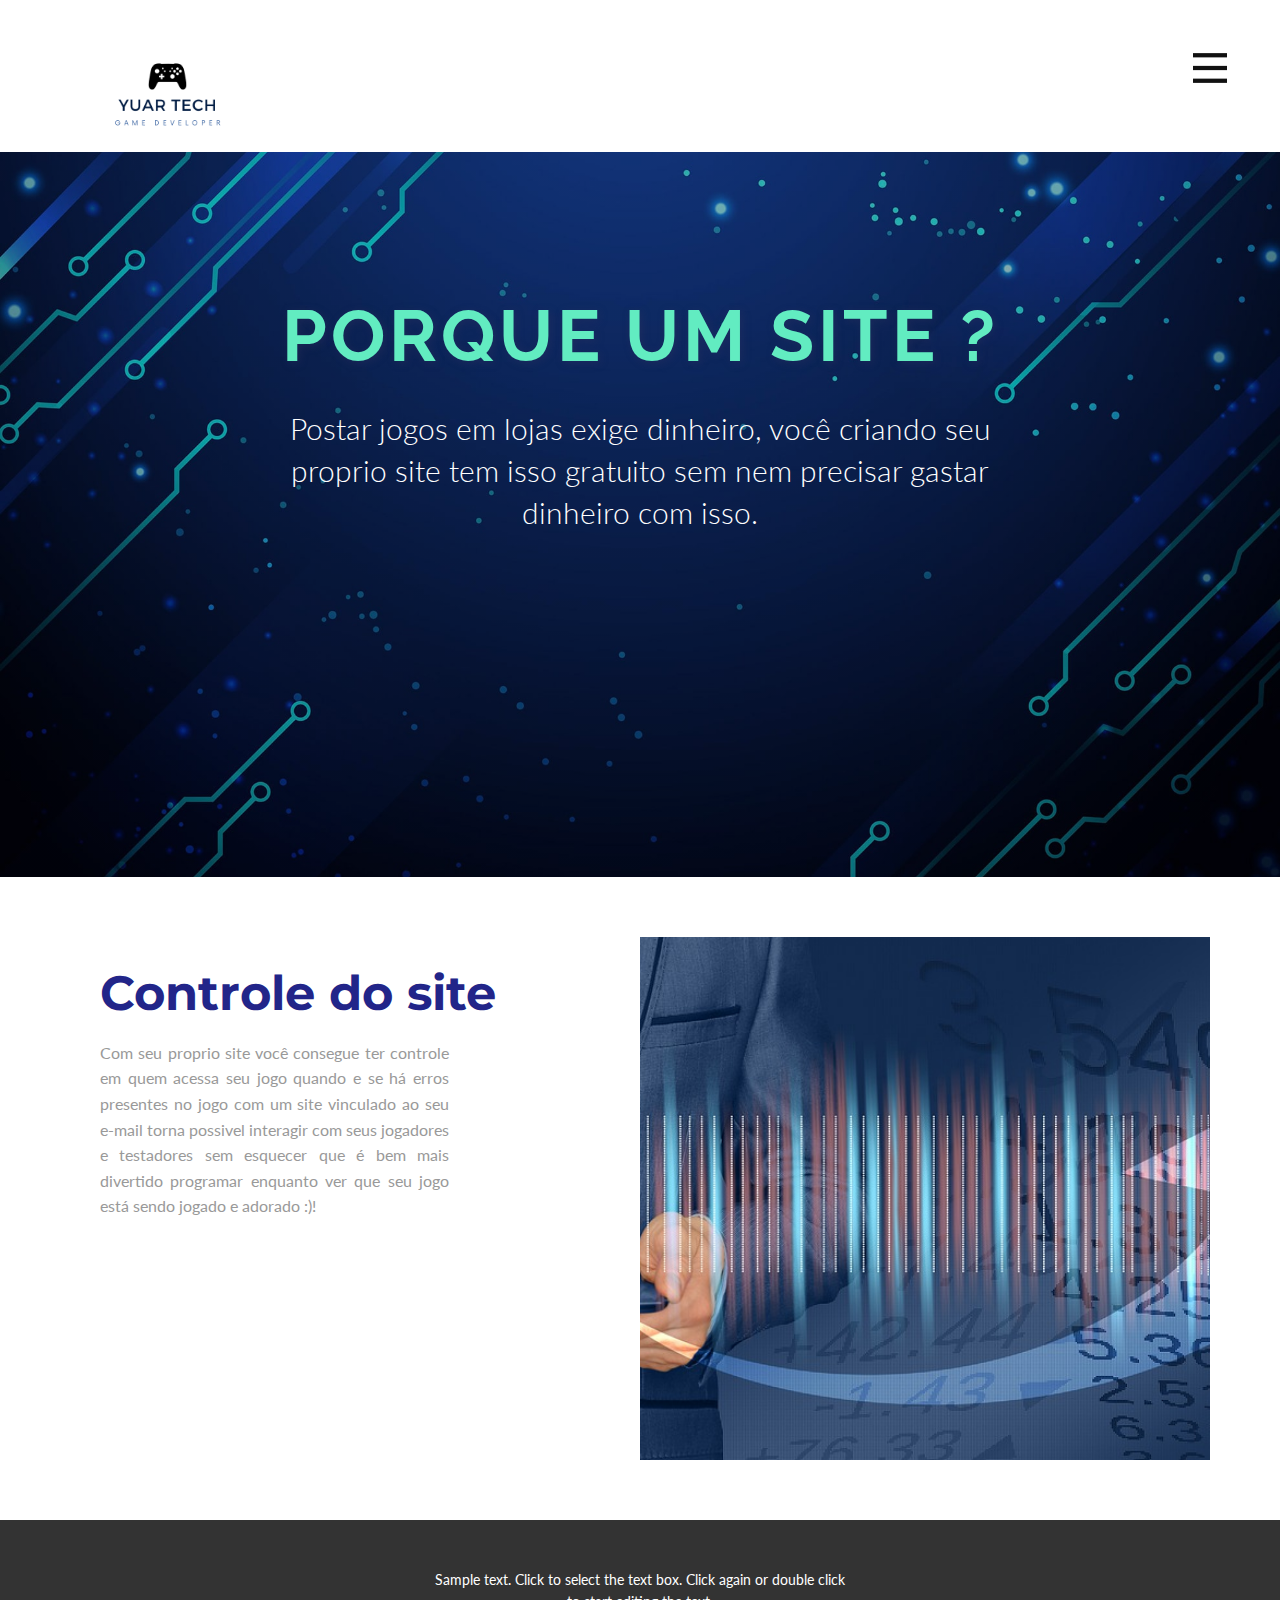
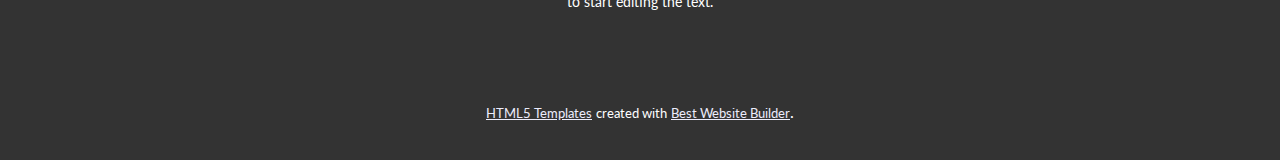
<file: porque-um-site.html>
<!DOCTYPE html>
<html style="font-size: 16px;">
  <head>
    <meta name="viewport" content="width=device-width, initial-scale=1.0">
    <meta charset="utf-8">
    <meta name="keywords" content="​digital agency, ​Crafting Effective UI/UX Design, Prototype a digital product idea, Our Features &amp;amp; Services., ​We Create Websites, ​We Create Digital, Web Design Trends, We build usable&nbsp;products., About Us">
    <meta name="description" content="">
    <meta name="page_type" content="np-template-header-footer-from-plugin">
    <title>porque um site</title>
    <link rel="stylesheet" href="nicepage.css" media="screen">
<link rel="stylesheet" href="porque-um-site.css" media="screen">
    <script class="u-script" type="text/javascript" src="jquery.js" defer=""></script>
    <script class="u-script" type="text/javascript" src="nicepage.js" defer=""></script>
    <meta name="generator" content="Nicepage 4.10.5, nicepage.com">
    <link id="u-theme-google-font" rel="stylesheet" href="https://fonts.googleapis.com/css?family=Raleway:100,100i,200,200i,300,300i,400,400i,500,500i,600,600i,700,700i,800,800i,900,900i|Lato:100,100i,300,300i,400,400i,700,700i,900,900i">
    <link id="u-page-google-font" rel="stylesheet" href="https://fonts.googleapis.com/css?family=Raleway:100,100i,200,200i,300,300i,400,400i,500,500i,600,600i,700,700i,800,800i,900,900i|Lato:100,100i,300,300i,400,400i,700,700i,900,900i|Montserrat:100,100i,200,200i,300,300i,400,400i,500,500i,600,600i,700,700i,800,800i,900,900i">
    
    
    
    <script type="application/ld+json">{
		"@context": "http://schema.org",
		"@type": "Organization",
		"name": "",
		"logo": "images/Yuartech.png"
}</script>
    <meta name="theme-color" content="#222589">
    <meta property="og:title" content="porque um site">
    <meta property="og:type" content="website">
  </head>
  <body class="u-body u-xl-mode"><header class="u-clearfix u-header u-header" id="sec-3385"><div class="u-clearfix u-sheet u-valign-top u-sheet-1">
        <a href="https://nicepage.com" class="u-image u-logo u-image-1" data-image-width="500" data-image-height="500">
          <img src="images/Yuartech.png" class="u-logo-image u-logo-image-1">
        </a>
        <nav class="u-menu u-menu-dropdown u-offcanvas u-menu-1" data-responsive-from="XL">
          <div class="menu-collapse" style="font-size: 1rem; letter-spacing: 0px; font-weight: 700;">
            <a class="u-button-style u-custom-border u-custom-border-color u-custom-borders u-custom-left-right-menu-spacing u-custom-padding-bottom u-custom-text-color u-custom-top-bottom-menu-spacing u-nav-link u-text-active-palette-1-base u-text-hover-palette-2-base" href="#" style="padding: 5px 0px; font-size: calc(1em + 18px);">
              <svg class="u-svg-link" viewBox="0 0 24 24"><use xmlns:xlink="http://www.w3.org/1999/xlink" xlink:href="#menu-hamburger"></use></svg>
              <svg class="u-svg-content" version="1.1" id="menu-hamburger" viewBox="0 0 16 16" x="0px" y="0px" xmlns:xlink="http://www.w3.org/1999/xlink" xmlns="http://www.w3.org/2000/svg"><g><rect y="1" width="16" height="2"></rect><rect y="7" width="16" height="2"></rect><rect y="13" width="16" height="2"></rect>
</g></svg>
            </a>
          </div>
          <div class="u-custom-menu u-nav-container">
            <ul class="u-nav u-spacing-20 u-unstyled u-nav-1"><li class="u-nav-item"><a class="u-button-style u-nav-link u-text-active-palette-1-base u-text-grey-90 u-text-hover-palette-2-base" href="Página-Inicial.html" style="padding: 10px;">Página Inicial</a>
</li><li class="u-nav-item"><a class="u-button-style u-nav-link u-text-active-palette-1-base u-text-grey-90 u-text-hover-palette-2-base" href="informação-da-Yuar.html" style="padding: 10px;">informação da Yuar</a>
</li><li class="u-nav-item"><a class="u-button-style u-nav-link u-text-active-palette-1-base u-text-grey-90 u-text-hover-palette-2-base" href="templates.html" style="padding: 10px;">templates</a>
</li><li class="u-nav-item"><a class="u-button-style u-nav-link u-text-active-palette-1-base u-text-grey-90 u-text-hover-palette-2-base" href="Comunidade.html" style="padding: 10px;">Comunidade</a>
</li><li class="u-nav-item"><a class="u-button-style u-nav-link u-text-active-palette-1-base u-text-grey-90 u-text-hover-palette-2-base" href="como-criar.html" style="padding: 10px;">como criar</a>
</li><li class="u-nav-item"><a class="u-button-style u-nav-link u-text-active-palette-1-base u-text-grey-90 u-text-hover-palette-2-base" href="porque-um-site.html" style="padding: 10px;">porque um site</a>
</li></ul>
          </div>
          <div class="u-custom-menu u-nav-container-collapse">
            <div class="u-black u-container-style u-inner-container-layout u-opacity u-opacity-95 u-sidenav">
              <div class="u-inner-container-layout u-sidenav-overflow">
                <div class="u-menu-close"></div>
                <ul class="u-align-center u-nav u-popupmenu-items u-unstyled u-nav-2"><li class="u-nav-item"><a class="u-button-style u-nav-link" href="Página-Inicial.html">Página Inicial</a>
</li><li class="u-nav-item"><a class="u-button-style u-nav-link" href="informação-da-Yuar.html">informação da Yuar</a>
</li><li class="u-nav-item"><a class="u-button-style u-nav-link" href="templates.html">templates</a>
</li><li class="u-nav-item"><a class="u-button-style u-nav-link" href="Comunidade.html">Comunidade</a>
</li><li class="u-nav-item"><a class="u-button-style u-nav-link" href="como-criar.html">como criar</a>
</li><li class="u-nav-item"><a class="u-button-style u-nav-link" href="porque-um-site.html">porque um site</a>
</li></ul>
              </div>
            </div>
            <div class="u-black u-menu-overlay u-opacity u-opacity-70"></div>
          </div>
        </nav>
      </div></header>
    <section class="u-align-center u-clearfix u-image u-shading u-section-1" id="carousel_27bf" data-image-width="1980" data-image-height="1320">
      <div class="u-clearfix u-sheet u-sheet-1">
        <h1 class="u-text u-text-default u-text-palette-4-base u-text-1"> Porque um site ?</h1>
        <h3 class="u-custom-font u-font-lato u-text u-text-body-alt-color u-text-2"> Postar jogos em lojas exige dinheiro, você criando seu proprio site tem isso gratuito sem nem precisar gastar dinheiro com isso.</h3>
      </div>
    </section>
    <section class="u-clearfix u-section-2" id="carousel_5b0f">
      <div class="u-clearfix u-sheet u-valign-middle u-sheet-1">
        <div class="u-clearfix u-expanded-width u-layout-wrap u-layout-wrap-1">
          <div class="u-layout">
            <div class="u-layout-row">
              <div class="u-container-style u-layout-cell u-size-30 u-layout-cell-1">
                <div class="u-container-layout u-container-layout-1">
                  <h2 class="u-custom-font u-font-montserrat u-text u-text-1"> Controle do site</h2>
                  <p class="u-align-justify u-text u-text-grey-40 u-text-2"> Com seu proprio site você consegue ter controle em quem acessa seu jogo quando e se há erros presentes no jogo com um site vinculado ao seu e-mail torna possivel interagir com seus jogadores e testadores sem esquecer que é bem mais divertido programar enquanto ver que seu jogo está sendo jogado e adorado :)!</p>
                </div>
              </div>
              <div class="u-align-center u-container-style u-image u-layout-cell u-size-30 u-image-1" data-image-width="1280" data-image-height="479">
                <div class="u-container-layout u-valign-top u-container-layout-2"></div>
              </div>
            </div>
          </div>
        </div>
      </div>
    </section>
    
    
    <footer class="u-align-center u-clearfix u-footer u-grey-80 u-footer" id="sec-d120"><div class="u-clearfix u-sheet u-sheet-1">
        <p class="u-small-text u-text u-text-variant u-text-1">Sample text. Click to select the text box. Click again or double click to start editing the text.</p>
      </div></footer>
    <section class="u-backlink u-clearfix u-grey-80">
      <a class="u-link" href="https://nicepage.com/html5-template" target="_blank">
        <span>HTML5 Templates</span>
      </a>
      <p class="u-text">
        <span>created with</span>
      </p>
      <a class="u-link" href="https://nicepage.best" target="_blank">
        <span>Best Website Builder</span>
      </a>. 
    </section>
  </body>
</html>
</file>
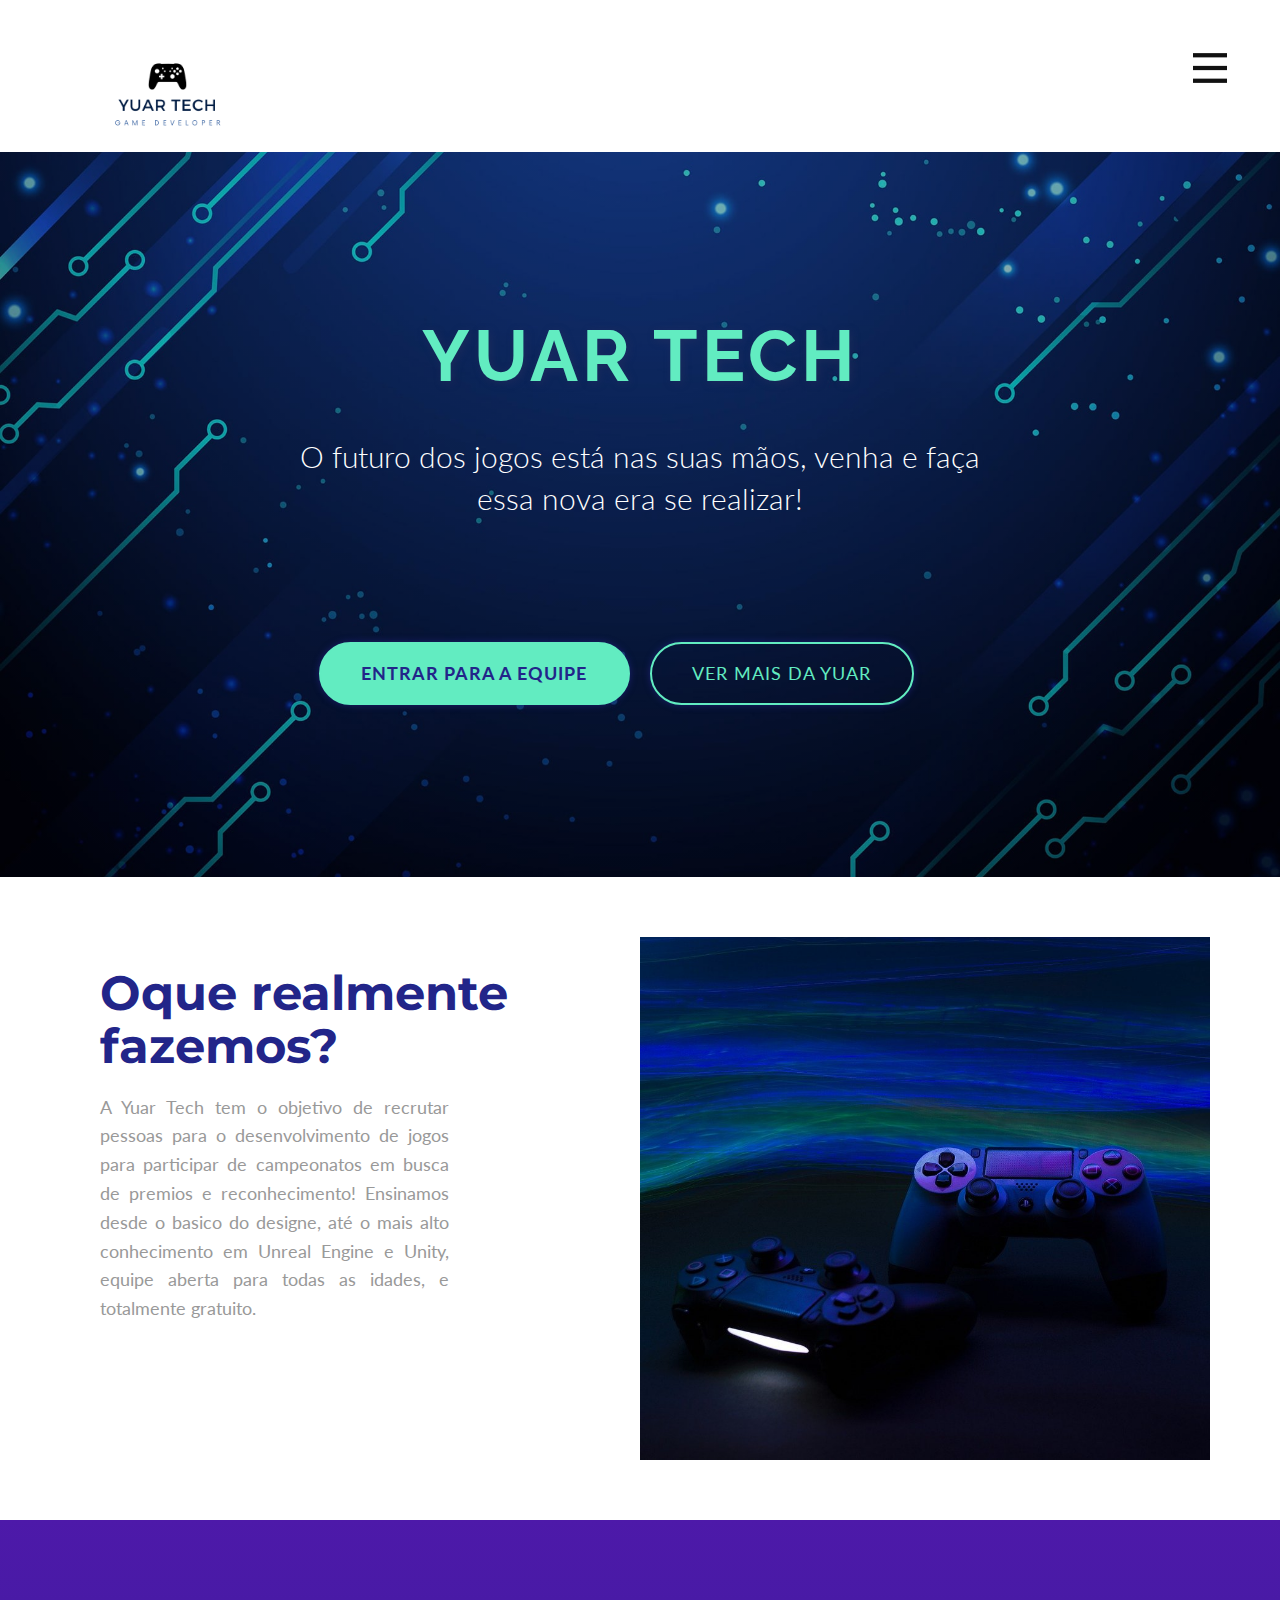
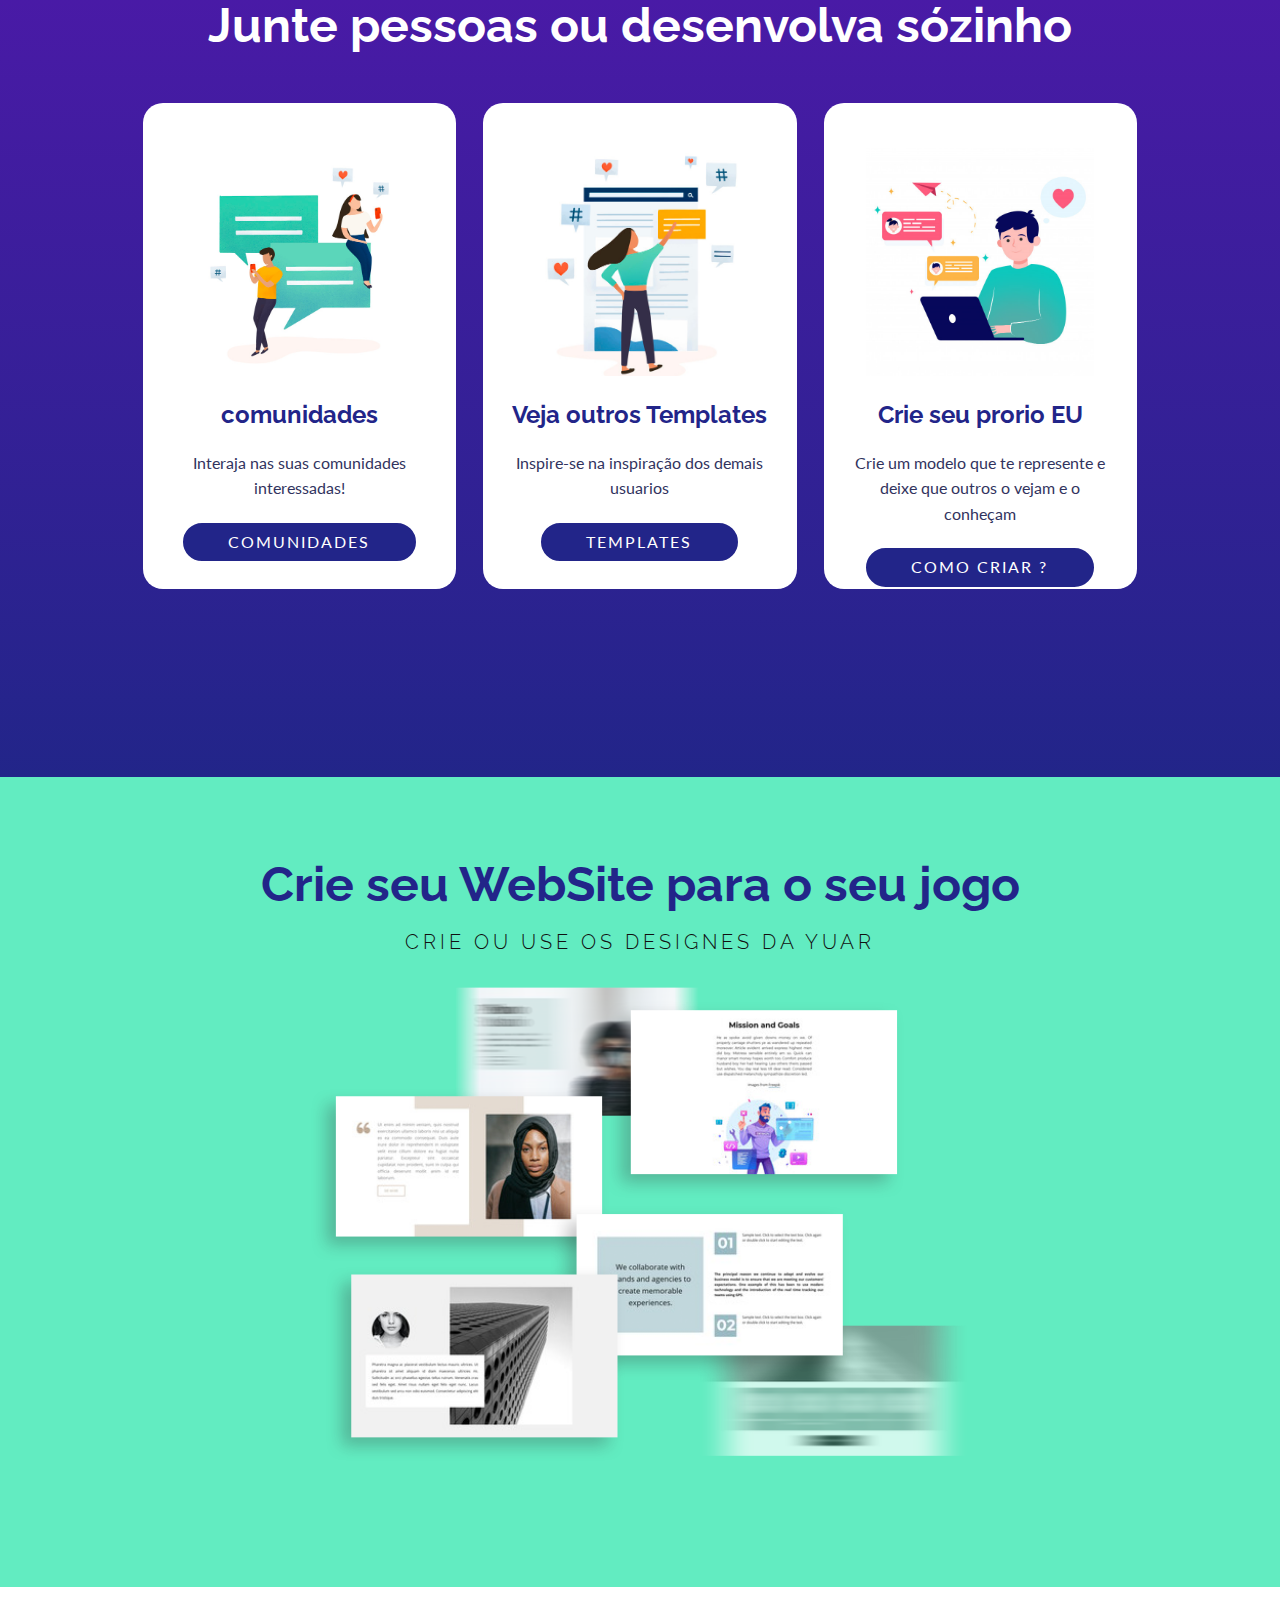
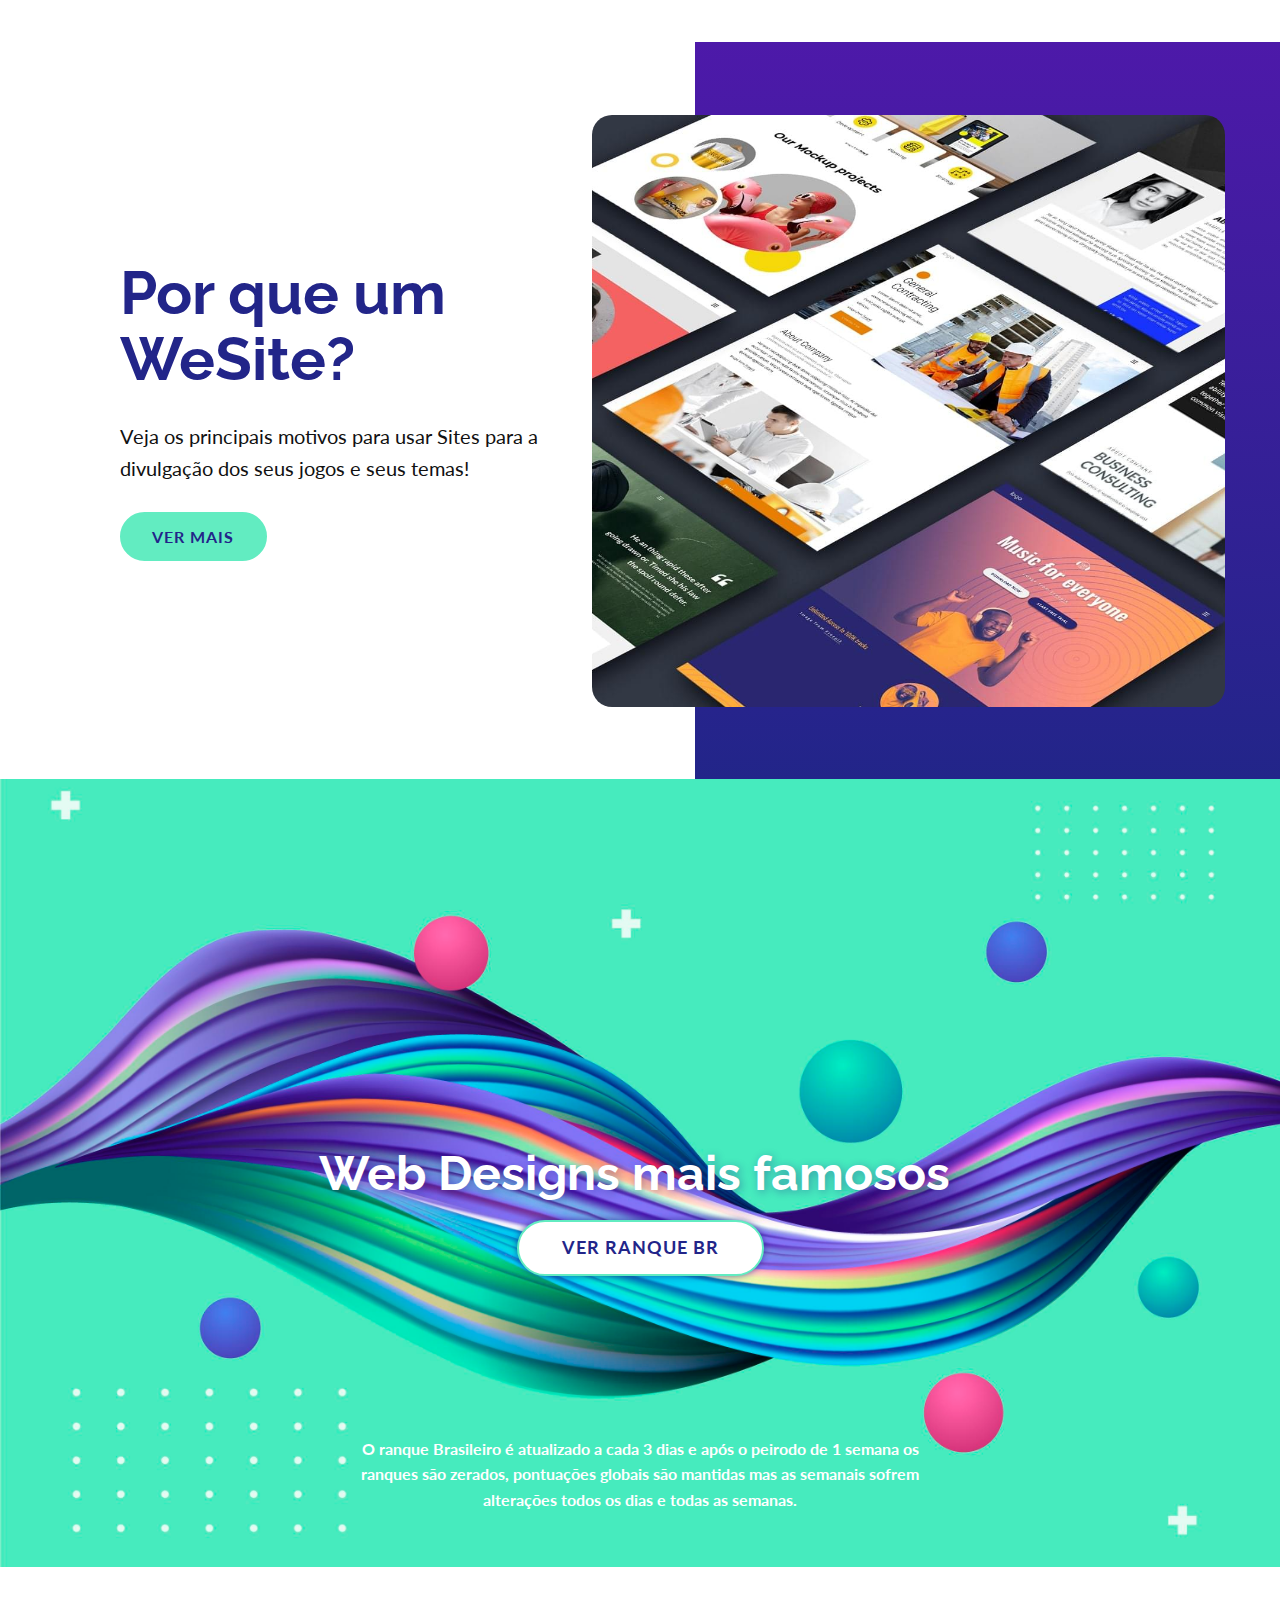
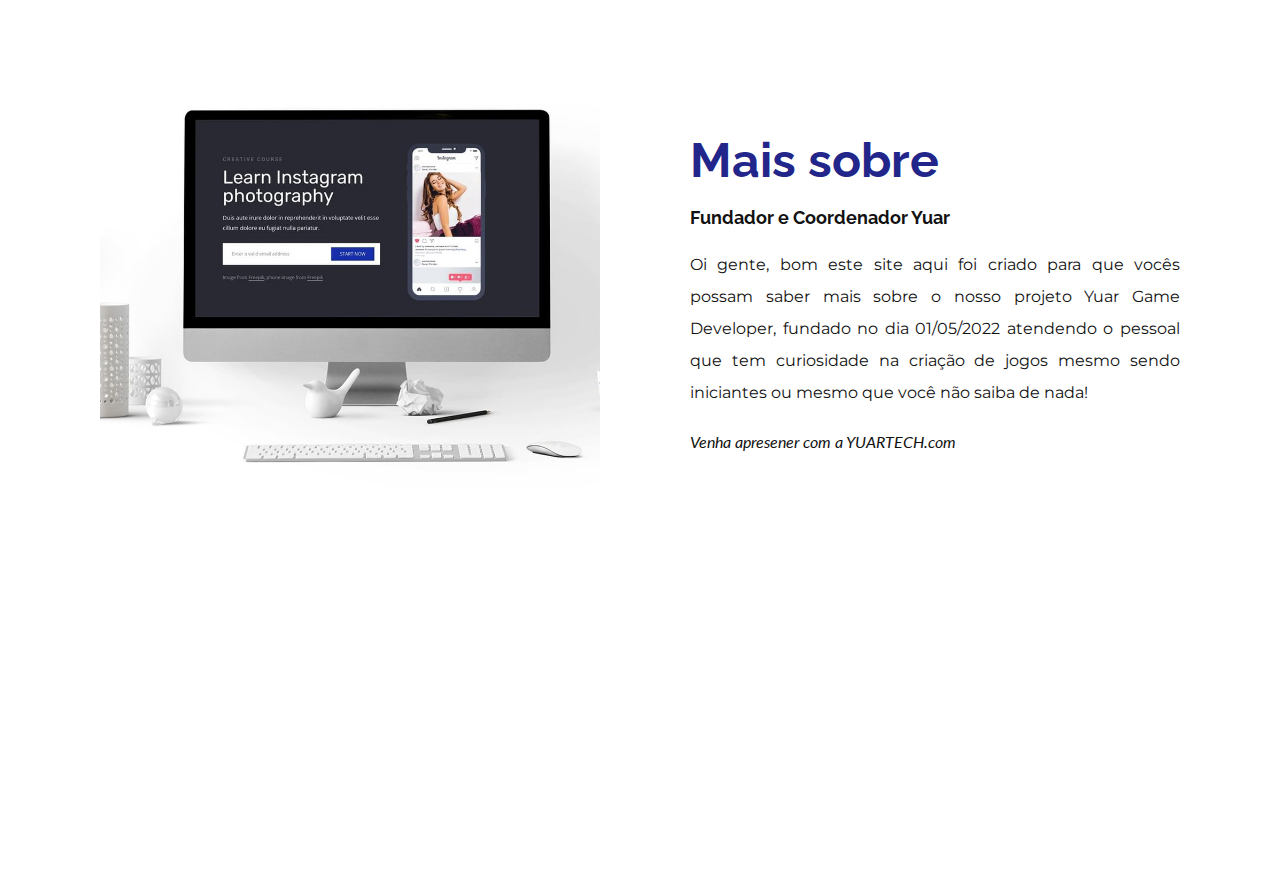
<file: Página-Inicial.html>
<!DOCTYPE html>
<html style="font-size: 16px;">
  <head>
    <meta name="viewport" content="width=device-width, initial-scale=1.0">
    <meta charset="utf-8">
    <meta name="keywords" content="​digital agency, ​Crafting Effective UI/UX Design, Prototype a digital product idea, Our Features &amp;amp; Services., ​We Create Websites, ​We Create Digital, Web Design Trends, We build usable&nbsp;products., About Us">
    <meta name="description" content="">
    <meta name="page_type" content="np-template-header-footer-from-plugin">
    <title>Página Inicial</title>
    <link rel="stylesheet" href="nicepage.css" media="screen">
<link rel="stylesheet" href="Página-Inicial.css" media="screen">
    <script class="u-script" type="text/javascript" src="jquery.js" defer=""></script>
    <script class="u-script" type="text/javascript" src="nicepage.js" defer=""></script>
    <meta name="generator" content="Nicepage 4.10.5, nicepage.com">
    <link id="u-theme-google-font" rel="stylesheet" href="https://fonts.googleapis.com/css?family=Raleway:100,100i,200,200i,300,300i,400,400i,500,500i,600,600i,700,700i,800,800i,900,900i|Lato:100,100i,300,300i,400,400i,700,700i,900,900i">
    <link id="u-page-google-font" rel="stylesheet" href="https://fonts.googleapis.com/css?family=Raleway:100,100i,200,200i,300,300i,400,400i,500,500i,600,600i,700,700i,800,800i,900,900i|Lato:100,100i,300,300i,400,400i,700,700i,900,900i|Montserrat:100,100i,200,200i,300,300i,400,400i,500,500i,600,600i,700,700i,800,800i,900,900i|Raleway:100,100i,200,200i,300,300i,400,400i,500,500i,600,600i,700,700i,800,800i,900,900i">
    
    
    
    
    
    
    
    
    <script type="application/ld+json">{
		"@context": "http://schema.org",
		"@type": "Organization",
		"name": "",
		"logo": "images/Yuartech.png"
}</script>
    <meta name="theme-color" content="#222589">
    <meta property="og:title" content="Página Inicial">
    <meta property="og:type" content="website">
  </head>
  <body class="u-body u-xl-mode"><header class="u-clearfix u-header u-header" id="sec-3385"><div class="u-clearfix u-sheet u-valign-top u-sheet-1">
        <a href="https://nicepage.com" class="u-image u-logo u-image-1" data-image-width="500" data-image-height="500">
          <img src="images/Yuartech.png" class="u-logo-image u-logo-image-1">
        </a>
        <nav class="u-menu u-menu-dropdown u-offcanvas u-menu-1" data-responsive-from="XL">
          <div class="menu-collapse" style="font-size: 1rem; letter-spacing: 0px; font-weight: 700;">
            <a class="u-button-style u-custom-border u-custom-border-color u-custom-borders u-custom-left-right-menu-spacing u-custom-padding-bottom u-custom-text-color u-custom-top-bottom-menu-spacing u-nav-link u-text-active-palette-1-base u-text-hover-palette-2-base" href="#" style="padding: 5px 0px; font-size: calc(1em + 18px);">
              <svg class="u-svg-link" viewBox="0 0 24 24"><use xmlns:xlink="http://www.w3.org/1999/xlink" xlink:href="#menu-hamburger"></use></svg>
              <svg class="u-svg-content" version="1.1" id="menu-hamburger" viewBox="0 0 16 16" x="0px" y="0px" xmlns:xlink="http://www.w3.org/1999/xlink" xmlns="http://www.w3.org/2000/svg"><g><rect y="1" width="16" height="2"></rect><rect y="7" width="16" height="2"></rect><rect y="13" width="16" height="2"></rect>
</g></svg>
            </a>
          </div>
          <div class="u-custom-menu u-nav-container">
            <ul class="u-nav u-spacing-20 u-unstyled u-nav-1"><li class="u-nav-item"><a class="u-button-style u-nav-link u-text-active-palette-1-base u-text-grey-90 u-text-hover-palette-2-base" href="Página-Inicial.html" style="padding: 10px;">Página Inicial</a>
</li><li class="u-nav-item"><a class="u-button-style u-nav-link u-text-active-palette-1-base u-text-grey-90 u-text-hover-palette-2-base" href="informação-da-Yuar.html" style="padding: 10px;">informação da Yuar</a>
</li><li class="u-nav-item"><a class="u-button-style u-nav-link u-text-active-palette-1-base u-text-grey-90 u-text-hover-palette-2-base" href="templates.html" style="padding: 10px;">templates</a>
</li><li class="u-nav-item"><a class="u-button-style u-nav-link u-text-active-palette-1-base u-text-grey-90 u-text-hover-palette-2-base" href="Comunidade.html" style="padding: 10px;">Comunidade</a>
</li><li class="u-nav-item"><a class="u-button-style u-nav-link u-text-active-palette-1-base u-text-grey-90 u-text-hover-palette-2-base" href="como-criar.html" style="padding: 10px;">como criar</a>
</li><li class="u-nav-item"><a class="u-button-style u-nav-link u-text-active-palette-1-base u-text-grey-90 u-text-hover-palette-2-base" href="porque-um-site.html" style="padding: 10px;">porque um site</a>
</li></ul>
          </div>
          <div class="u-custom-menu u-nav-container-collapse">
            <div class="u-black u-container-style u-inner-container-layout u-opacity u-opacity-95 u-sidenav">
              <div class="u-inner-container-layout u-sidenav-overflow">
                <div class="u-menu-close"></div>
                <ul class="u-align-center u-nav u-popupmenu-items u-unstyled u-nav-2"><li class="u-nav-item"><a class="u-button-style u-nav-link" href="Página-Inicial.html">Página Inicial</a>
</li><li class="u-nav-item"><a class="u-button-style u-nav-link" href="informação-da-Yuar.html">informação da Yuar</a>
</li><li class="u-nav-item"><a class="u-button-style u-nav-link" href="templates.html">templates</a>
</li><li class="u-nav-item"><a class="u-button-style u-nav-link" href="Comunidade.html">Comunidade</a>
</li><li class="u-nav-item"><a class="u-button-style u-nav-link" href="como-criar.html">como criar</a>
</li><li class="u-nav-item"><a class="u-button-style u-nav-link" href="porque-um-site.html">porque um site</a>
</li></ul>
              </div>
            </div>
            <div class="u-black u-menu-overlay u-opacity u-opacity-70"></div>
          </div>
        </nav>
      </div></header>
    <section class="u-align-center u-clearfix u-image u-shading u-section-1" id="carousel_27bf" data-image-width="1980" data-image-height="1320">
      <div class="u-clearfix u-sheet u-valign-middle u-sheet-1">
        <h1 class="u-text u-text-default u-text-palette-4-base u-text-1">Yuar Tech</h1>
        <h3 class="u-custom-font u-font-lato u-text u-text-body-alt-color u-text-2"> O futuro dos jogos está nas suas mãos, venha e faça essa nova era se realizar!</h3>
        <div class="u-clearfix u-expanded-width-xs u-gutter-0 u-layout-custom-sm u-layout-custom-xs u-layout-wrap u-layout-wrap-1">
          <div class="u-layout">
            <div class="u-layout-row">
              <div class="u-align-center-xs u-align-right-lg u-align-right-md u-align-right-sm u-align-right-xl u-container-style u-layout-cell u-left-cell u-size-30-lg u-size-30-md u-size-30-sm u-size-30-xl u-size-60-xs u-layout-cell-1">
                <div class="u-container-layout u-valign-top u-container-layout-1">
                  <a href="https://gabriellyuar.github.io/Yuargametech/" class="u-active-white u-border-2 u-border-active-white u-border-hover-white u-border-palette-4-base u-btn u-btn-round u-button-style u-hover-white u-palette-4-base u-radius-50 u-text-active-palette-1-base u-text-hover-palette-1-base u-text-palette-1-base u-btn-1">Entrar para a equipe</a>
                </div>
              </div>
              <div class="u-align-center-xs u-align-left-lg u-align-left-md u-align-left-sm u-align-left-xl u-container-style u-layout-cell u-right-cell u-size-30-lg u-size-30-md u-size-30-sm u-size-30-xl u-size-60-xs u-layout-cell-2">
                <div class="u-container-layout u-container-layout-2">
                  <a href="https://gabriellyuar.github.io/Yuargametech/" class="u-active-white u-border-2 u-border-active-white u-border-hover-white u-border-palette-4-base u-btn u-btn-round u-button-style u-hover-white u-none u-radius-50 u-text-active-palette-1-base u-text-hover-palette-1-base u-btn-2">Ver mais da Yuar</a>
                </div>
              </div>
            </div>
          </div>
        </div>
      </div>
    </section>
    <section class="u-clearfix u-section-2" id="carousel_5b0f">
      <div class="u-clearfix u-sheet u-valign-middle u-sheet-1">
        <div class="u-clearfix u-expanded-width u-layout-wrap u-layout-wrap-1">
          <div class="u-layout">
            <div class="u-layout-row">
              <div class="u-container-style u-layout-cell u-size-30 u-layout-cell-1">
                <div class="u-container-layout u-container-layout-1">
                  <h2 class="u-custom-font u-font-montserrat u-text u-text-1"> Oque realmente fazemos?</h2>
                  <p class="u-align-justify u-text u-text-grey-40 u-text-2">A Yuar Tech tem o objetivo de recrutar pessoas para o desenvolvimento de jogos para participar de campeonatos em busca de premios e reconhecimento! Ensinamos desde o basico do designe, até o mais alto conhecimento em Unreal Engine e Unity, equipe aberta para todas as idades, e totalmente gratuito.</p>
                </div>
              </div>
              <div class="u-align-center u-container-style u-image u-layout-cell u-size-30 u-image-1" data-image-width="1280" data-image-height="851">
                <div class="u-container-layout u-valign-top u-container-layout-2"></div>
              </div>
            </div>
          </div>
        </div>
      </div>
    </section>
    <section class="u-align-center u-clearfix u-gradient u-section-3" id="carousel_7130">
      <div class="u-clearfix u-sheet u-sheet-1">
        <h2 class="u-text u-text-body-alt-color u-text-default u-text-1">Junte pessoas ou desenvolva sózinho</h2>
        <div class="u-list u-list-1">
          <div class="u-repeater u-repeater-1">
            <div class="u-align-center u-container-style u-list-item u-radius-20 u-repeater-item u-shape-round u-white u-list-item-1">
              <div class="u-container-layout u-similar-container u-container-layout-1">
                <img src="images/users-with-speech-bubbles-vector_53876-82250.jpg" alt="" class="u-expanded-width u-image u-image-contain u-image-default u-image-1" data-image-width="626" data-image-height="625">
                <h4 class="u-text u-text-default u-text-palette-1-base u-text-2">comunidades</h4>
                <p class="u-text u-text-palette-1-dark-2 u-text-3">Interaja nas suas comunidades interessadas!</p>
                <a href="Comunidade.html" data-page-id="454711460" class="u-active-palette-1-base u-border-2 u-border-active-white u-border-hover-white u-border-white u-btn u-btn-round u-button-style u-hover-palette-1-base u-palette-1-base u-radius-50 u-text-active-white u-text-hover-white u-btn-1" target="_blank">Comunidades</a>
              </div>
            </div>
            <div class="u-align-center u-container-style u-list-item u-radius-20 u-repeater-item u-shape-round u-video-cover u-white u-list-item-2">
              <div class="u-container-layout u-similar-container u-container-layout-2">
                <img src="images/fdf.jpg" alt="" class="u-expanded-width u-image u-image-default u-image-2" data-image-width="626" data-image-height="625">
                <h4 class="u-text u-text-default u-text-palette-1-base u-text-4">Veja outros Templates</h4>
                <p class="u-text u-text-palette-1-dark-2 u-text-5">Inspire-se na inspiração dos demais usuarios</p>
                <a href="templates.html" data-page-id="1082512812" class="u-active-palette-1-base u-border-2 u-border-active-white u-border-hover-white u-border-white u-btn u-btn-round u-button-style u-hover-palette-1-base u-palette-1-base u-radius-50 u-text-active-white u-text-hover-white u-btn-2" target="_blank">Templates</a>
              </div>
            </div>
            <div class="u-align-center u-container-style u-list-item u-radius-20 u-repeater-item u-shape-round u-video-cover u-white u-list-item-3">
              <div class="u-container-layout u-similar-container u-container-layout-3">
                <img src="images/dsds.jpg" alt="" class="u-expanded-width u-image u-image-contain u-image-default u-image-3" data-image-width="626" data-image-height="626">
                <h4 class="u-text u-text-default u-text-palette-1-base u-text-6">Crie seu prorio EU</h4>
                <p class="u-text u-text-palette-1-dark-2 u-text-7">Crie um modelo que te represente e deixe que outros o vejam e o conheçam</p>
                <a href="https://nicepage.com/website-design" class="u-active-palette-1-base u-border-2 u-border-active-white u-border-hover-white u-border-white u-btn u-btn-round u-button-style u-hover-palette-1-base u-palette-1-base u-radius-50 u-text-active-white u-text-hover-white u-btn-3" target="_blank">como criar ?</a>
              </div>
            </div>
          </div>
        </div>
      </div>
    </section>
    <section class="u-align-center u-clearfix u-palette-4-base u-section-4" id="carousel_90b5">
      <div class="u-clearfix u-sheet u-valign-middle u-sheet-1">
        <h2 class="u-text u-text-default u-text-1">Crie seu WebSite para o seu jogo</h2>
        <h5 class="u-text u-text-default u-text-2">Crie ou use os designes da Yuar</h5>
        <img class="u-expanded-width-xs u-image u-image-contain u-image-default u-image-1" src="images/2021-09-1611.59.07copy.png" alt="" data-image-width="664" data-image-height="530">
      </div>
    </section>
    <section class="u-align-center u-clearfix u-white u-section-5" id="carousel_8182">
      <div class="u-clearfix u-gutter-0 u-layout-wrap u-layout-wrap-1">
        <div class="u-layout" style="">
          <div class="u-layout-row" style="">
            <div class="u-align-left u-container-style u-layout-cell u-left-cell u-size-31-xl u-size-32-lg u-size-32-md u-size-32-sm u-size-32-xs u-size-xs-60 u-layout-cell-1" src="">
              <div class="u-container-layout u-valign-middle u-container-layout-1">
                <h2 class="u-text u-text-1">Por que um WeSite?</h2>
                <p class="u-text u-text-2">Veja os principais motivos para usar Sites para a divulgação dos seus jogos e seus temas!</p>
                <a href="porque-um-site.html" data-page-id="901911262" class="u-active-palette-1-base u-border-2 u-border-active-palette-1-base u-border-hover-palette-1-base u-border-palette-4-base u-btn u-btn-round u-button-style u-hover-palette-1-base u-palette-4-base u-radius-50 u-text-active-white u-text-hover-white u-text-palette-1-base u-btn-1">ver mais</a>
              </div>
            </div>
            <div class="u-align-center u-container-style u-gradient u-layout-cell u-right-cell u-size-28-lg u-size-28-md u-size-28-sm u-size-28-xs u-size-29-xl u-size-xs-60 u-layout-cell-2" src="">
              <div class="u-container-layout u-valign-middle-lg u-valign-middle-md u-container-layout-2" src="">
                <img class="u-expanded-width-sm u-expanded-width-xs u-image u-image-round u-radius-20 u-image-1" data-image-width="1500" data-image-height="1000" src="images/-min.jpg">
              </div>
            </div>
          </div>
        </div>
      </div>
    </section>
    <section class="u-align-center u-clearfix u-image u-section-6" id="carousel_830e">
      <div class="u-clearfix u-sheet u-sheet-1">
        <h2 class="u-text u-text-body-alt-color u-text-default u-text-1">Web Designs mais famosos&nbsp;</h2>
        <a href="https://nicepage.studio" class="u-active-white u-border-2 u-border-active-white u-border-hover-white u-border-palette-4-base u-btn u-btn-round u-button-style u-hover-white u-radius-50 u-text-active-palette-1-base u-text-hover-palette-1-base u-text-palette-1-base u-white u-btn-1">Ver ranque BR</a>
        <p class="u-text u-text-body-alt-color u-text-2">O ranque Brasileiro é atualizado a cada 3 dias e após o peirodo de 1 semana os ranques são zerados, pontuações globais são mantidas mas as semanais sofrem alterações todos os dias e todas as semanas.</p>
      </div>
    </section>
    <section class="u-clearfix u-white u-section-7" id="carousel_9198">
      <div class="u-clearfix u-sheet u-valign-middle u-sheet-1">
        <div class="u-clearfix u-expanded-width u-gutter-40 u-layout-wrap u-layout-wrap-1">
          <div class="u-layout">
            <div class="u-layout-col">
              <div class="u-size-60">
                <div class="u-layout-row">
                  <div class="u-align-center u-container-style u-layout-cell u-radius-20 u-size-30 u-layout-cell-1">
                    <div class="u-container-layout u-valign-bottom u-container-layout-1">
                      <img class="u-image u-image-round u-radius-20 u-image-1" src="images/45c43cfc-b7f4-7296-9d65-3221c4f93081.jpg" data-image-width="1175" data-image-height="887">
                    </div>
                  </div>
                  <div class="u-container-style u-layout-cell u-shape-rectangle u-size-30 u-layout-cell-2">
                    <div class="u-container-layout u-valign-middle u-container-layout-2">
                      <h2 class="u-custom-font u-font-raleway u-text u-text-default u-text-1">Mais sobre</h2>
                      <h6 class="u-custom-font u-font-raleway u-text u-text-default u-text-2">Fundador e Coordenador Yuar</h6>
                      <p class="u-align-justify u-custom-font u-font-montserrat u-text u-text-3">Oi gente, bom este site aqui foi criado para que vocês possam saber mais sobre o nosso projeto Yuar Game Developer, fundado no dia 01/05/2022 atendendo o pessoal que tem curiosidade na criação de jogos mesmo sendo iniciantes ou mesmo que você não saiba de nada!</p>
                      <p class="u-text u-text-4">Venha apresener com a YUARTECH.com</p>
                    </div>
                  </div>
                </div>
              </div>
            </div>
          </div>
        </div>
        <div class="u-expanded-width u-list u-list-1">
          <div class="u-repeater u-repeater-1">
            <div class="u-align-left u-container-style u-list-item u-palette-1-base u-radius-20 u-repeater-item u-shape-round u-list-item-1" data-animation-name="bounceIn" data-animation-duration="1500" data-animation-direction="Right" data-animation-delay="500">
              <div class="u-container-layout u-similar-container u-container-layout-3">
                <p class="u-text u-text-5">gabriellyuar@gmail.com&nbsp;<br>
                  <br>ou<br>
                  <br>klehvmnp2@gmail.com
                </p>
              </div>
            </div>
            <div class="u-align-left u-container-style u-list-item u-palette-1-base u-radius-20 u-repeater-item u-shape-round u-list-item-2" data-animation-name="bounceIn" data-animation-duration="1500" data-animation-direction="Right" data-animation-delay="500">
              <div class="u-container-layout u-similar-container u-container-layout-4">
                <p class="u-text u-text-6">endereço web YUARTECH.com.br<br>
                  <br>ou<br>
                  <br>YuarGame.com
                </p>
              </div>
            </div>
            <div class="u-align-left u-container-style u-list-item u-palette-1-base u-radius-20 u-repeater-item u-shape-round u-list-item-3" data-animation-name="bounceIn" data-animation-duration="1500" data-animation-direction="Right" data-animation-delay="500">
              <div class="u-container-layout u-similar-container u-container-layout-5">
                <p class="u-text u-text-7">Recrutando todos os dias das 07:00 ás !9:00<br>
                  <br>Feriados das 07:00 ás 21:00
                </p>
              </div>
            </div>
          </div>
        </div>
      </div>
    </section>
    
    
  
  </body>
</html>
</file>
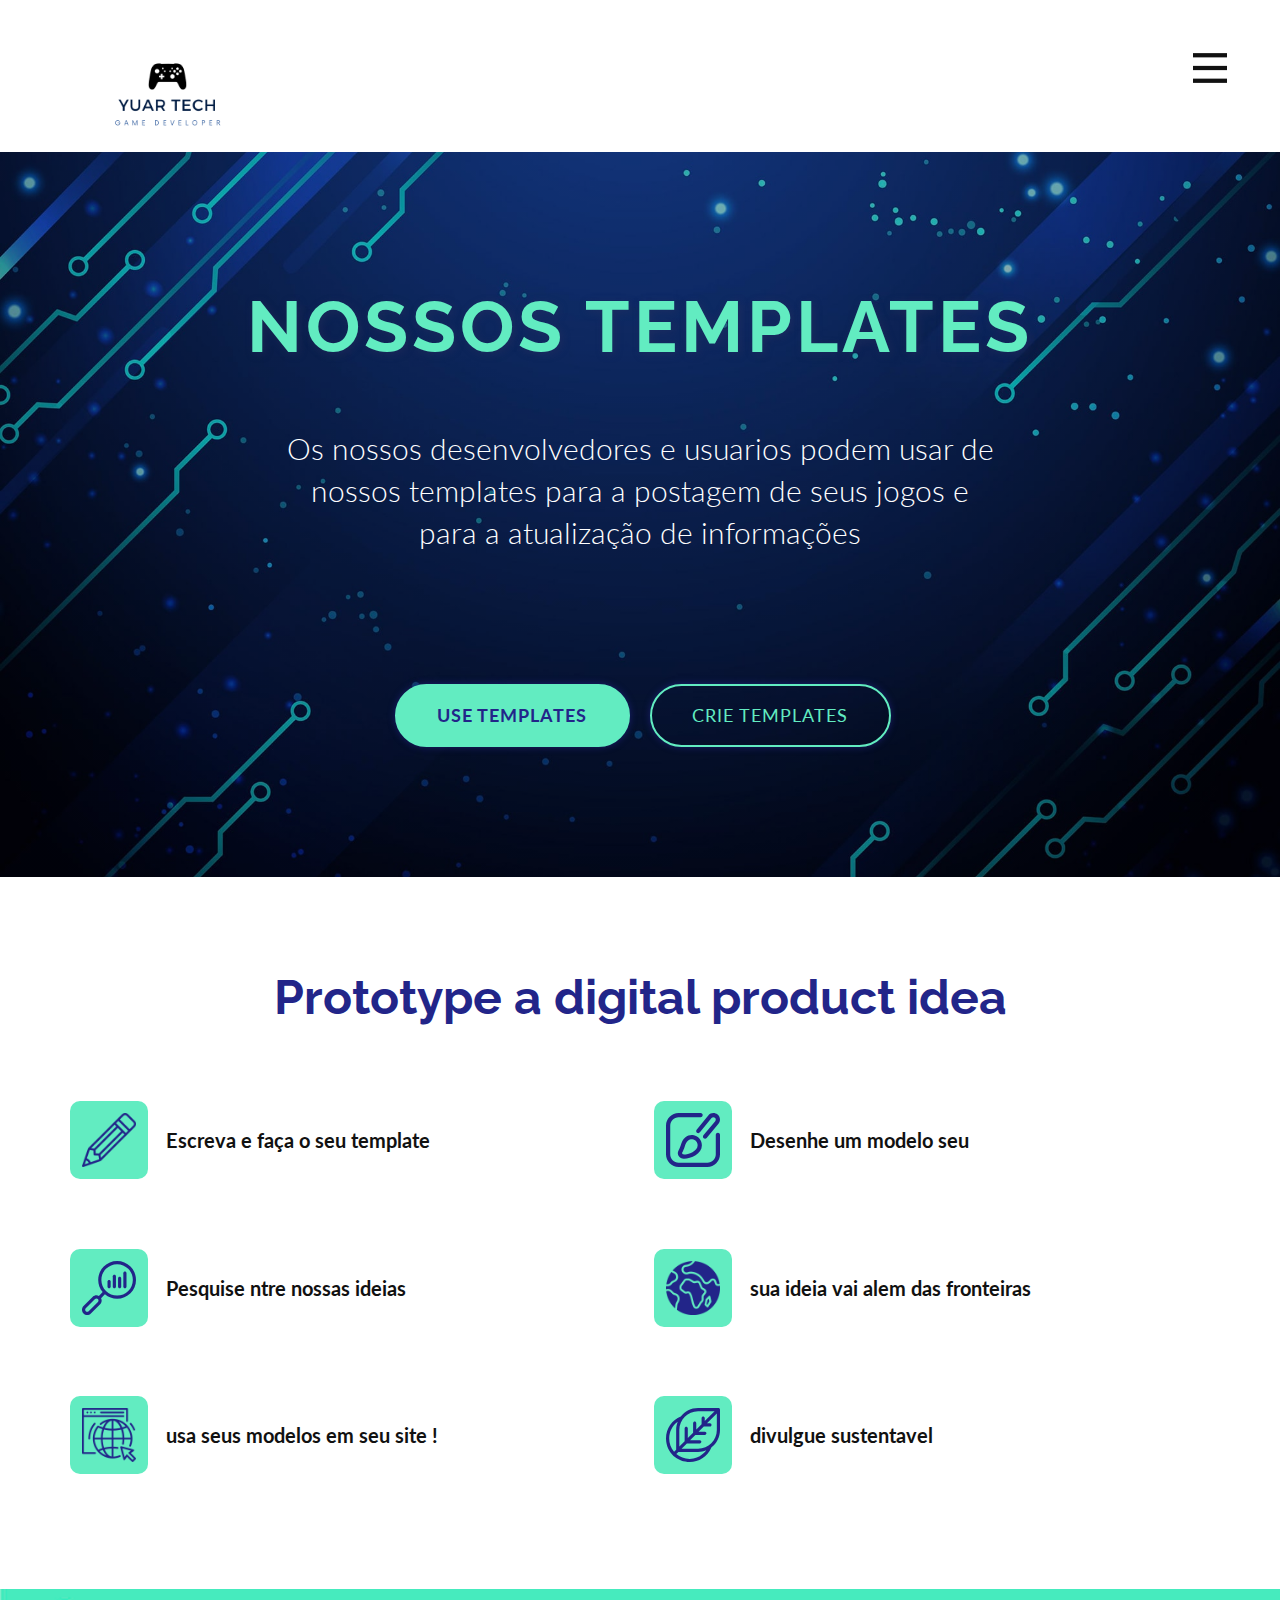
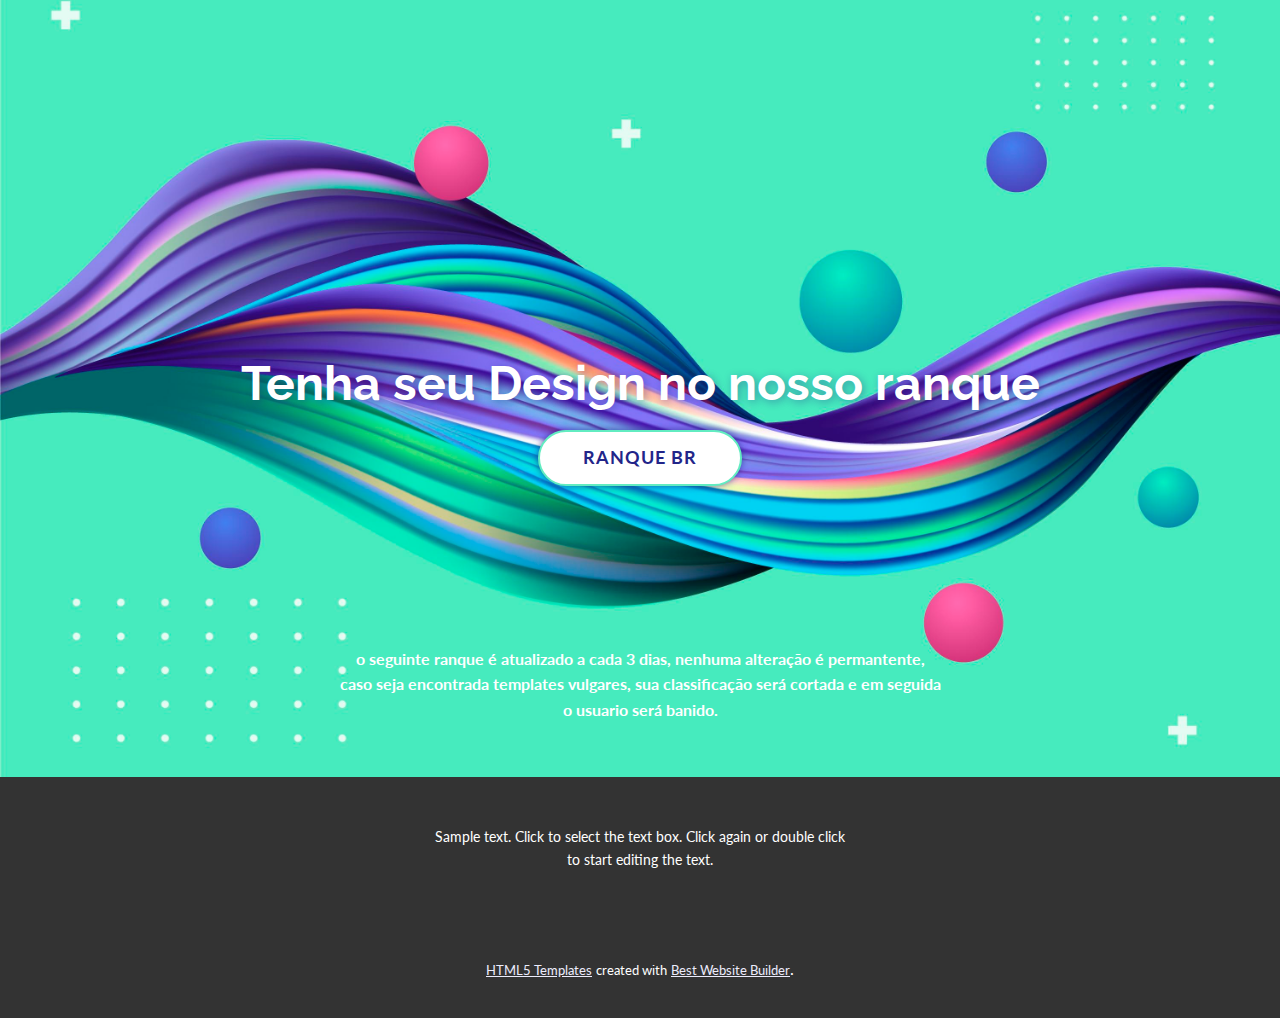
<file: templates.html>
<!DOCTYPE html>
<html style="font-size: 16px;">
  <head>
    <meta name="viewport" content="width=device-width, initial-scale=1.0">
    <meta charset="utf-8">
    <meta name="keywords" content="​digital agency, ​Crafting Effective UI/UX Design, Prototype a digital product idea, Our Features &amp;amp; Services., ​We Create Websites, ​We Create Digital, Web Design Trends, We build usable&nbsp;products., About Us">
    <meta name="description" content="">
    <meta name="page_type" content="np-template-header-footer-from-plugin">
    <title>templates</title>
    <link rel="stylesheet" href="nicepage.css" media="screen">
<link rel="stylesheet" href="templates.css" media="screen">
    <script class="u-script" type="text/javascript" src="jquery.js" defer=""></script>
    <script class="u-script" type="text/javascript" src="nicepage.js" defer=""></script>
    <meta name="generator" content="Nicepage 4.10.5, nicepage.com">
    <link id="u-theme-google-font" rel="stylesheet" href="https://fonts.googleapis.com/css?family=Raleway:100,100i,200,200i,300,300i,400,400i,500,500i,600,600i,700,700i,800,800i,900,900i|Lato:100,100i,300,300i,400,400i,700,700i,900,900i">
    <link id="u-page-google-font" rel="stylesheet" href="https://fonts.googleapis.com/css?family=Raleway:100,100i,200,200i,300,300i,400,400i,500,500i,600,600i,700,700i,800,800i,900,900i|Lato:100,100i,300,300i,400,400i,700,700i,900,900i|Raleway:100,100i,200,200i,300,300i,400,400i,500,500i,600,600i,700,700i,800,800i,900,900i">
    
    
    
    
    <script type="application/ld+json">{
		"@context": "http://schema.org",
		"@type": "Organization",
		"name": "",
		"logo": "images/Yuartech.png"
}</script>
    <meta name="theme-color" content="#222589">
    <meta property="og:title" content="templates">
    <meta property="og:type" content="website">
  </head>
  <body class="u-body u-xl-mode"><header class="u-clearfix u-header u-header" id="sec-3385"><div class="u-clearfix u-sheet u-valign-top u-sheet-1">
        <a href="https://nicepage.com" class="u-image u-logo u-image-1" data-image-width="500" data-image-height="500">
          <img src="images/Yuartech.png" class="u-logo-image u-logo-image-1">
        </a>
        <nav class="u-menu u-menu-dropdown u-offcanvas u-menu-1" data-responsive-from="XL">
          <div class="menu-collapse" style="font-size: 1rem; letter-spacing: 0px; font-weight: 700;">
            <a class="u-button-style u-custom-border u-custom-border-color u-custom-borders u-custom-left-right-menu-spacing u-custom-padding-bottom u-custom-text-color u-custom-top-bottom-menu-spacing u-nav-link u-text-active-palette-1-base u-text-hover-palette-2-base" href="#" style="padding: 5px 0px; font-size: calc(1em + 18px);">
              <svg class="u-svg-link" viewBox="0 0 24 24"><use xmlns:xlink="http://www.w3.org/1999/xlink" xlink:href="#menu-hamburger"></use></svg>
              <svg class="u-svg-content" version="1.1" id="menu-hamburger" viewBox="0 0 16 16" x="0px" y="0px" xmlns:xlink="http://www.w3.org/1999/xlink" xmlns="http://www.w3.org/2000/svg"><g><rect y="1" width="16" height="2"></rect><rect y="7" width="16" height="2"></rect><rect y="13" width="16" height="2"></rect>
</g></svg>
            </a>
          </div>
          <div class="u-custom-menu u-nav-container">
            <ul class="u-nav u-spacing-20 u-unstyled u-nav-1"><li class="u-nav-item"><a class="u-button-style u-nav-link u-text-active-palette-1-base u-text-grey-90 u-text-hover-palette-2-base" href="Página-Inicial.html" style="padding: 10px;">Página Inicial</a>
</li><li class="u-nav-item"><a class="u-button-style u-nav-link u-text-active-palette-1-base u-text-grey-90 u-text-hover-palette-2-base" href="informação-da-Yuar.html" style="padding: 10px;">informação da Yuar</a>
</li><li class="u-nav-item"><a class="u-button-style u-nav-link u-text-active-palette-1-base u-text-grey-90 u-text-hover-palette-2-base" href="templates.html" style="padding: 10px;">templates</a>
</li><li class="u-nav-item"><a class="u-button-style u-nav-link u-text-active-palette-1-base u-text-grey-90 u-text-hover-palette-2-base" href="Comunidade.html" style="padding: 10px;">Comunidade</a>
</li><li class="u-nav-item"><a class="u-button-style u-nav-link u-text-active-palette-1-base u-text-grey-90 u-text-hover-palette-2-base" href="como-criar.html" style="padding: 10px;">como criar</a>
</li><li class="u-nav-item"><a class="u-button-style u-nav-link u-text-active-palette-1-base u-text-grey-90 u-text-hover-palette-2-base" href="porque-um-site.html" style="padding: 10px;">porque um site</a>
</li></ul>
          </div>
          <div class="u-custom-menu u-nav-container-collapse">
            <div class="u-black u-container-style u-inner-container-layout u-opacity u-opacity-95 u-sidenav">
              <div class="u-inner-container-layout u-sidenav-overflow">
                <div class="u-menu-close"></div>
                <ul class="u-align-center u-nav u-popupmenu-items u-unstyled u-nav-2"><li class="u-nav-item"><a class="u-button-style u-nav-link" href="Página-Inicial.html">Página Inicial</a>
</li><li class="u-nav-item"><a class="u-button-style u-nav-link" href="informação-da-Yuar.html">informação da Yuar</a>
</li><li class="u-nav-item"><a class="u-button-style u-nav-link" href="templates.html">templates</a>
</li><li class="u-nav-item"><a class="u-button-style u-nav-link" href="Comunidade.html">Comunidade</a>
</li><li class="u-nav-item"><a class="u-button-style u-nav-link" href="como-criar.html">como criar</a>
</li><li class="u-nav-item"><a class="u-button-style u-nav-link" href="porque-um-site.html">porque um site</a>
</li></ul>
              </div>
            </div>
            <div class="u-black u-menu-overlay u-opacity u-opacity-70"></div>
          </div>
        </nav>
      </div></header>
    <section class="u-align-center u-clearfix u-image u-shading u-section-1" id="carousel_27bf" data-image-width="1980" data-image-height="1320">
      <div class="u-clearfix u-sheet u-sheet-1">
        <h1 class="u-text u-text-default u-text-palette-4-base u-text-1">nossos templates</h1>
        <h3 class="u-custom-font u-font-lato u-text u-text-body-alt-color u-text-2"> Os nossos desenvolvedores e usuarios podem usar de nossos templates para a postagem de seus jogos e para a atualização de informações</h3>
        <div class="u-clearfix u-expanded-width-xs u-gutter-0 u-layout-custom-sm u-layout-custom-xs u-layout-wrap u-layout-wrap-1">
          <div class="u-layout">
            <div class="u-layout-row">
              <div class="u-align-center-xs u-align-right-lg u-align-right-md u-align-right-sm u-align-right-xl u-container-style u-layout-cell u-left-cell u-size-30-lg u-size-30-md u-size-30-sm u-size-30-xl u-size-60-xs u-layout-cell-1">
                <div class="u-container-layout u-valign-middle u-container-layout-1">
                  <a href="mailto:hi@freedesigner.com" class="u-active-white u-border-2 u-border-active-white u-border-hover-white u-border-palette-4-base u-btn u-btn-round u-button-style u-hover-white u-palette-4-base u-radius-50 u-text-active-palette-1-base u-text-hover-palette-1-base u-text-palette-1-base u-btn-1">Use templates</a>
                </div>
              </div>
              <div class="u-align-center-xs u-align-left-lg u-align-left-md u-align-left-sm u-align-left-xl u-container-style u-layout-cell u-right-cell u-size-30-lg u-size-30-md u-size-30-sm u-size-30-xl u-size-60-xs u-layout-cell-2">
                <div class="u-container-layout u-container-layout-2">
                  <a href="mailto:hi@freedesigner.com" class="u-active-white u-border-2 u-border-active-white u-border-hover-white u-border-palette-4-base u-btn u-btn-round u-button-style u-hover-white u-none u-radius-50 u-text-active-palette-1-base u-text-hover-palette-1-base u-btn-2">crie templates<br>
                  </a>
                </div>
              </div>
            </div>
          </div>
        </div>
      </div>
    </section>
    <section class="u-align-left u-clearfix u-white u-section-2" id="carousel_978f">
      <div class="u-clearfix u-sheet u-valign-middle-md u-valign-middle-sm u-valign-middle-xl u-valign-middle-xs u-sheet-1">
        <h2 class="u-align-center u-text u-text-default u-text-1">Prototype a digital product idea<br>
        </h2>
        <div class="u-expanded-width u-list u-list-1">
          <div class="u-repeater u-repeater-1">
            <div class="u-container-style u-list-item u-repeater-item">
              <div class="u-container-layout u-similar-container u-valign-top-md u-valign-top-sm u-valign-top-xs u-container-layout-1"><span class="u-file-icon u-icon u-icon-rounded u-palette-4-base u-radius-10 u-text-palette-1-base u-icon-1"><img src="images/17.png" alt=""></span>
                <p class="u-text u-text-2">Escreva e faça o seu template<br>
                </p>
              </div>
            </div>
            <div class="u-container-style u-list-item u-repeater-item">
              <div class="u-container-layout u-similar-container u-valign-top-md u-valign-top-sm u-valign-top-xs u-container-layout-2"><span class="u-icon u-icon-rounded u-palette-4-base u-radius-10 u-text-palette-1-base u-icon-2"><svg class="u-svg-link" preserveAspectRatio="xMidYMin slice" viewBox="0 0 512 512" style=""><use xmlns:xlink="http://www.w3.org/1999/xlink" xlink:href="#svg-3a8f"></use></svg><svg class="u-svg-content" viewBox="0 0 512 512" id="svg-3a8f"><path d="m392 512h-272c-66.168 0-120-53.832-120-120v-272c0-66.168 53.832-120 120-120h208c26.536 1.056 26.516 38.953 0 40h-208c-44.112 0-80 35.888-80 80v272c0 44.112 35.888 80 80 80h272c44.112 0 80-35.888 80-80v-185c1.056-26.536 38.953-26.516 40 0v185c0 66.168-53.832 120-120 120zm-6.664-275.162 112.143-133.956c.021-.026.044-.053.065-.079 22.082-26.654 18.362-66.305-8.292-88.389-26.655-22.082-66.305-18.362-88.389 8.291-.038.046-.075.092-.113.138l-110.265 135.535c-6.971 8.568-5.676 21.166 2.893 28.137 8.568 6.969 21.165 5.675 28.137-2.893l110.201-135.458c8.021-9.617 22.368-10.942 32.018-2.948 9.66 8.005 11.016 22.371 3.03 32.041l-112.1 133.905c-7.09 8.469-5.972 21.083 2.498 28.174 3.744 3.135 8.298 4.665 12.827 4.664 5.715 0 11.391-2.437 15.347-7.162zm-215.844 196.162c-20.629 0-40.549-11.188-50.749-28.5-8.693-14.756-9.022-31.622-.904-46.274 10.018-18.081 15.75-34.866 21.293-51.1 9.445-27.658 18.367-53.783 45.307-76.197 19.563-16.276 44.256-23.913 69.526-21.499 25.312 2.416 48.16 14.617 64.334 34.354 13.994 17.078 21.701 38.773 21.701 61.088 2.241 77.886-99.987 128.158-170.508 128.128zm75.403-184.003c-12.715 0-24.933 4.41-34.872 12.68-18.302 15.228-24.482 33.326-33.037 58.376-5.822 17.05-12.421 36.375-24.158 57.559-.593 1.07-1.696 3.062.379 6.584 2.578 4.375 9 8.805 16.286 8.805 44.294-.001 130.507-31.107 130.507-88.129 0-13.286-4.371-25.644-12.641-35.736-9.365-11.429-22.575-18.491-37.195-19.887-1.763-.169-3.521-.252-5.269-.252z"></path></svg>
            
            
          </span>
                <p class="u-text u-text-3">Desenhe um modelo seu</p>
              </div>
            </div>
            <div class="u-container-style u-list-item u-repeater-item">
              <div class="u-container-layout u-similar-container u-valign-top-md u-valign-top-sm u-valign-top-xs u-container-layout-3"><span class="u-icon u-icon-rounded u-palette-4-base u-radius-10 u-text-palette-1-base u-icon-3"><svg class="u-svg-link" preserveAspectRatio="xMidYMin slice" viewBox="0 0 512 512" style=""><use xmlns:xlink="http://www.w3.org/1999/xlink" xlink:href="#svg-05f0"></use></svg><svg class="u-svg-content" viewBox="0 0 512 512" id="svg-05f0"><path d="m459.539062 52.460938c-33.832031-33.828126-78.8125-52.460938-126.65625-52.460938s-92.820312 18.632812-126.652343 52.460938c-33.832031 33.832031-52.460938 78.8125-52.460938 126.65625 0 42.808593 14.917969 83.324218 42.289063 115.609374l-36.214844 36.214844c-18.566406-9.570312-41.984375-6.585937-57.527344 8.957032l-87.863281 87.867187c-9.320313 9.320313-14.453125 21.710937-14.453125 34.890625s5.132812 25.570312 14.453125 34.890625c9.621094 9.617187 22.253906 14.429687 34.890625 14.429687s25.269531-4.8125 34.890625-14.429687l87.867187-87.867187c9.320313-9.316407 14.453126-21.707032 14.453126-34.890626 0-8.011718-1.898438-15.734374-5.480469-22.648437l36.199219-36.203125c32.289062 27.375 72.804687 42.292969 115.613281 42.292969 47.84375 0 92.824219-18.632813 126.652343-52.460938 33.828126-33.832031 52.460938-78.808593 52.460938-126.65625 0-47.839843-18.632812-92.820312-52.460938-126.652343zm-308.652343 336.007812-87.867188 87.867188c-7.539062 7.539062-19.8125 7.539062-27.355469 0-3.652343-3.65625-5.664062-8.511719-5.664062-13.679688s2.011719-10.023438 5.664062-13.679688l87.867188-87.863281c7.539062-7.542969 19.8125-7.542969 27.355469 0s7.542969 19.8125 0 27.355469zm287.4375-103.914062c-28.164063 28.164062-65.609375 43.675781-105.441407 43.675781-39.828124 0-77.273437-15.511719-105.4375-43.675781-28.164062-28.164063-43.675781-65.609376-43.675781-105.4375 0-39.832032 15.511719-77.277344 43.675781-105.441407 28.164063-28.164062 65.609376-43.675781 105.4375-43.675781 39.832032 0 77.277344 15.511719 105.441407 43.675781 28.164062 28.164063 43.675781 65.609375 43.675781 105.4375 0 39.832031-15.511719 77.277344-43.675781 105.441407zm0 0"></path><path d="m256.882812 180.113281c-8.28125 0-15 6.714844-15 15v48.003907c0 8.285156 6.71875 15 15 15 8.285157 0 15-6.714844 15-15v-48.003907c0-8.285156-6.714843-15-15-15zm0 0"></path><path d="m306.882812 130.113281c-8.28125 0-15 6.714844-15 15v98.003907c0 8.285156 6.71875 15 15 15 8.285157 0 15-6.714844 15-15v-98.003907c0-8.285156-6.714843-15-15-15zm0 0"></path><path d="m356.882812 150.113281c-8.28125 0-15 6.714844-15 15v78.003907c0 8.285156 6.71875 15 15 15 8.285157 0 15-6.714844 15-15v-78.003907c0-8.285156-6.714843-15-15-15zm0 0"></path><path d="m406.882812 100.113281c-8.28125 0-15 6.714844-15 15v128.003907c0 8.285156 6.71875 15 15 15 8.285157 0 15-6.714844 15-15v-128.003907c0-8.285156-6.714843-15-15-15zm0 0"></path></svg>
            
            
          </span>
                <p class="u-text u-text-4">Pesquise ntre nossas ideias</p>
              </div>
            </div>
            <div class="u-container-style u-list-item u-repeater-item">
              <div class="u-container-layout u-similar-container u-valign-top-md u-valign-top-sm u-valign-top-xs u-container-layout-4"><span class="u-file-icon u-icon u-icon-rounded u-palette-4-base u-radius-10 u-text-palette-1-base u-icon-4"><img src="images/18.png" alt=""></span>
                <p class="u-text u-text-5">sua ideia vai alem das fronteiras<br>
                </p>
              </div>
            </div>
            <div class="u-container-style u-list-item u-repeater-item">
              <div class="u-container-layout u-similar-container u-valign-top-md u-valign-top-sm u-valign-top-xs u-container-layout-5"><span class="u-file-icon u-icon u-icon-rounded u-palette-4-base u-radius-10 u-text-palette-1-base u-icon-5"><img src="images/19.png" alt=""></span>
                <p class="u-text u-text-6"> usa seus modelos em seu site !<br>
                </p>
              </div>
            </div>
            <div class="u-container-style u-list-item u-repeater-item">
              <div class="u-container-layout u-similar-container u-valign-top-md u-valign-top-sm u-valign-top-xs u-container-layout-6"><span class="u-icon u-icon-rounded u-palette-4-base u-radius-10 u-text-palette-1-base u-icon-6"><svg class="u-svg-link" preserveAspectRatio="xMidYMin slice" viewBox="0 0 512 512" style=""><use xmlns:xlink="http://www.w3.org/1999/xlink" xlink:href="#svg-a120"></use></svg><svg class="u-svg-content" viewBox="0 0 512 512" id="svg-a120"><path d="m497 .458h-192.8c-66.65 0-126.064 31.548-164.115 80.488-82.128 33.169-140.085 113.633-140.085 207.645 3.931 247.085 337.852 308.475 431.512 83.782 48.94-38.051 80.488-97.465 80.488-164.115v-192.8c0-8.284-6.716-15-15-15zm-370.6 207.8c0-98.039 79.761-177.8 177.8-177.8h156.587l-93.387 93.386v-28.053c-.793-19.902-29.215-19.887-30 0v58.053l-50.334 50.334v-60.188c-.793-19.902-29.215-19.887-30 0v90.188l-50.333 50.333v-92.32c-.793-19.902-29.215-19.887-30 0v122.32l-50.333 50.334zm-30 186.587-19.746 19.746c-74.397-83.693-56.398-221.41 34.655-283.873-9.83 24.406-14.909 50.585-14.909 77.54zm127.467 87.613c-48.062 0-92.088-17.587-126-46.654l19.746-19.746h186.587c26.954 0 53.13-5.078 77.531-14.906-1.266 1.774-52.911 81.306-157.864 81.306zm258.133-274.2c0 98.04-79.761 177.8-177.8 177.8h-156.587l50.333-50.333h122.32c19.902-.793 19.887-29.215 0-30h-92.32l50.333-50.333h90.187c19.902-.793 19.887-29.215 0-30h-60.186l50.333-50.333h58.054c19.902-.793 19.887-29.215 0-30h-28.054l93.387-93.388z"></path></svg>
            
            
          </span>
                <p class="u-text u-text-7">divulgue sustentavel&nbsp;<br>
                </p>
              </div>
            </div>
          </div>
        </div>
      </div>
    </section>
    <section class="u-align-center u-clearfix u-image u-section-3" id="carousel_830e">
      <div class="u-clearfix u-sheet u-sheet-1">
        <h2 class="u-text u-text-body-alt-color u-text-default u-text-1">Tenha seu Design no nosso ranque</h2>
        <a href="https://nicepage.one" class="u-active-white u-border-2 u-border-active-white u-border-hover-white u-border-palette-4-base u-btn u-btn-round u-button-style u-hover-white u-radius-50 u-text-active-palette-1-base u-text-hover-palette-1-base u-text-palette-1-base u-white u-btn-1">Ranque br</a>
        <p class="u-text u-text-body-alt-color u-text-2">o seguinte ranque é atualizado a cada 3 dias, nenhuma alteração é permantente, caso seja encontrada templates vulgares, sua classificação será cortada e em seguida o usuario será banido.</p>
      </div>
    </section>
    
    
    <footer class="u-align-center u-clearfix u-footer u-grey-80 u-footer" id="sec-d120"><div class="u-clearfix u-sheet u-sheet-1">
        <p class="u-small-text u-text u-text-variant u-text-1">Sample text. Click to select the text box. Click again or double click to start editing the text.</p>
      </div></footer>
    <section class="u-backlink u-clearfix u-grey-80">
      <a class="u-link" href="https://nicepage.com/html5-template" target="_blank">
        <span>HTML5 Templates</span>
      </a>
      <p class="u-text">
        <span>created with</span>
      </p>
      <a class="u-link" href="https://nicepage.best" target="_blank">
        <span>Best Website Builder</span>
      </a>. 
    </section>
  </body>
</html>
</file>
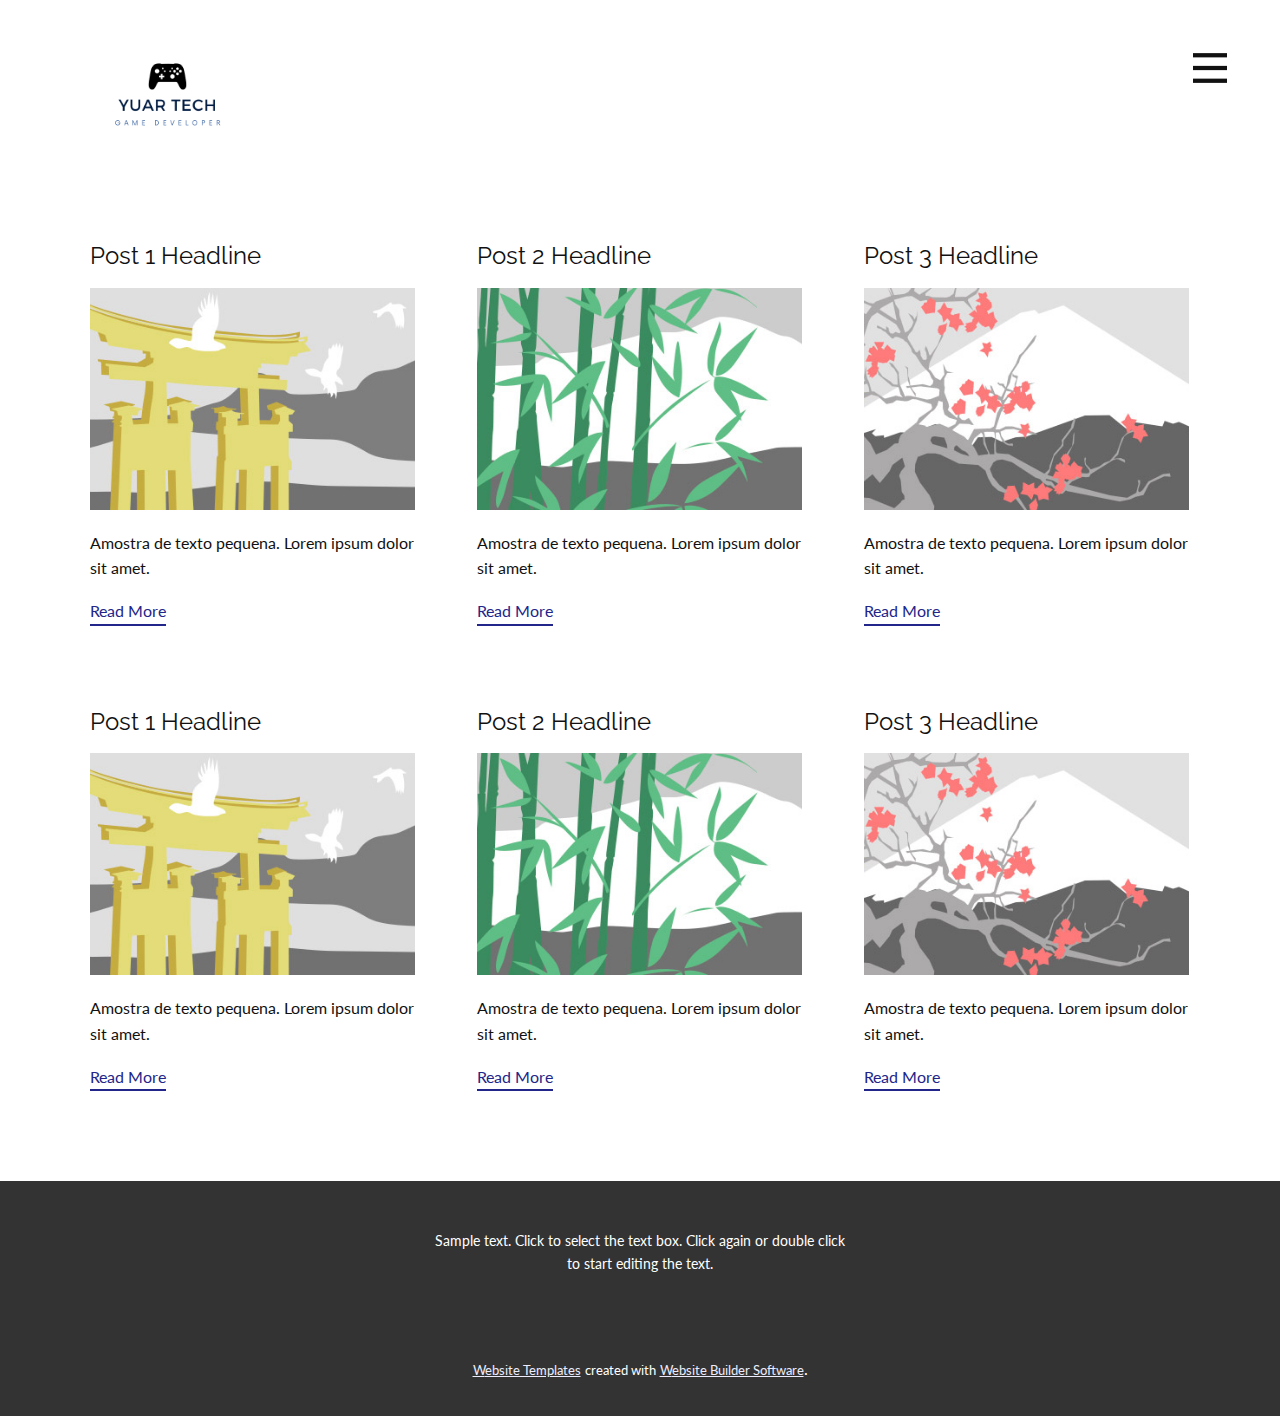
<file: blog/blog.html>
<html style="font-size: 16px;"><head>
    <meta name="viewport" content="width=device-width, initial-scale=1.0">
    <meta charset="utf-8">
    <meta name="keywords" content="">
    <meta name="description" content="">
    <meta name="page_type" content="np-template-header-footer-from-plugin">
    <title>Blog Template</title>
    <link rel="stylesheet" href="../nicepage.css" media="screen">
<link rel="stylesheet" href="../Blog-Template.css" media="screen">
    <script class="u-script" type="text/javascript" src="../jquery.js" defer=""></script>
    <script class="u-script" type="text/javascript" src="../nicepage.js" defer=""></script>
    <meta name="generator" content="Nicepage 4.10.5, nicepage.com">
    <link id="u-theme-google-font" rel="stylesheet" href="https://fonts.googleapis.com/css?family=Raleway:100,100i,200,200i,300,300i,400,400i,500,500i,600,600i,700,700i,800,800i,900,900i|Lato:100,100i,300,300i,400,400i,700,700i,900,900i">
    
    
    <script type="application/ld+json">{
		"@context": "http://schema.org",
		"@type": "Organization",
		"name": "",
		"logo": "images/Yuartech.png"
}</script>
    <meta name="theme-color" content="#222589">
  </head>
  <body class="u-body u-xl-mode"><header class="u-clearfix u-header u-header" id="sec-3385"><div class="u-clearfix u-sheet u-valign-top u-sheet-1">
        <a href="https://nicepage.com" class="u-image u-logo u-image-1" data-image-width="500" data-image-height="500">
          <img src="../images/Yuartech.png" class="u-logo-image u-logo-image-1">
        </a>
        <nav class="u-menu u-menu-dropdown u-offcanvas u-menu-1" data-responsive-from="XL">
          <div class="menu-collapse" style="font-size: 1rem; letter-spacing: 0px; font-weight: 700;">
            <a class="u-button-style u-custom-border u-custom-border-color u-custom-borders u-custom-left-right-menu-spacing u-custom-padding-bottom u-custom-text-color u-custom-top-bottom-menu-spacing u-nav-link u-text-active-palette-1-base u-text-hover-palette-2-base" href="#" style="padding: 5px 0px; font-size: calc(1em + 18px);">
              <svg class="u-svg-link" viewBox="0 0 24 24"><use xmlns:xlink="http://www.w3.org/1999/xlink" xlink:href="#menu-hamburger"></use></svg>
              <svg class="u-svg-content" version="1.1" id="menu-hamburger" viewBox="0 0 16 16" x="0px" y="0px" xmlns:xlink="http://www.w3.org/1999/xlink" xmlns="http://www.w3.org/2000/svg"><g><rect y="1" width="16" height="2"></rect><rect y="7" width="16" height="2"></rect><rect y="13" width="16" height="2"></rect>
</g></svg>
            </a>
          </div>
          <div class="u-custom-menu u-nav-container">
            <ul class="u-nav u-spacing-20 u-unstyled u-nav-1"><li class="u-nav-item"><a class="u-button-style u-nav-link u-text-active-palette-1-base u-text-grey-90 u-text-hover-palette-2-base" href="../Página-Inicial.html" style="padding: 10px;">Página Inicial</a>
</li><li class="u-nav-item"><a class="u-button-style u-nav-link u-text-active-palette-1-base u-text-grey-90 u-text-hover-palette-2-base" href="../informação-da-Yuar.html" style="padding: 10px;">informação da Yuar</a>
</li><li class="u-nav-item"><a class="u-button-style u-nav-link u-text-active-palette-1-base u-text-grey-90 u-text-hover-palette-2-base" href="../templates.html" style="padding: 10px;">templates</a>
</li><li class="u-nav-item"><a class="u-button-style u-nav-link u-text-active-palette-1-base u-text-grey-90 u-text-hover-palette-2-base" href="../Comunidade.html" style="padding: 10px;">Comunidade</a>
</li><li class="u-nav-item"><a class="u-button-style u-nav-link u-text-active-palette-1-base u-text-grey-90 u-text-hover-palette-2-base" href="../como-criar.html" style="padding: 10px;">como criar</a>
</li><li class="u-nav-item"><a class="u-button-style u-nav-link u-text-active-palette-1-base u-text-grey-90 u-text-hover-palette-2-base" href="../porque-um-site.html" style="padding: 10px;">porque um site</a>
</li></ul>
          </div>
          <div class="u-custom-menu u-nav-container-collapse">
            <div class="u-black u-container-style u-inner-container-layout u-opacity u-opacity-95 u-sidenav">
              <div class="u-inner-container-layout u-sidenav-overflow">
                <div class="u-menu-close"></div>
                <ul class="u-align-center u-nav u-popupmenu-items u-unstyled u-nav-2"><li class="u-nav-item"><a class="u-button-style u-nav-link" href="../Página-Inicial.html">Página Inicial</a>
</li><li class="u-nav-item"><a class="u-button-style u-nav-link" href="../informação-da-Yuar.html">informação da Yuar</a>
</li><li class="u-nav-item"><a class="u-button-style u-nav-link" href="../templates.html">templates</a>
</li><li class="u-nav-item"><a class="u-button-style u-nav-link" href="../Comunidade.html">Comunidade</a>
</li><li class="u-nav-item"><a class="u-button-style u-nav-link" href="../como-criar.html">como criar</a>
</li><li class="u-nav-item"><a class="u-button-style u-nav-link" href="../porque-um-site.html">porque um site</a>
</li></ul>
              </div>
            </div>
            <div class="u-black u-menu-overlay u-opacity u-opacity-70"></div>
          </div>
        </nav>
      </div></header>
    <section class="u-clearfix u-section-1" id="sec-cd33">
      <div class="u-clearfix u-sheet u-valign-middle u-sheet-1"><!--blog--><!--blog_options_json--><!--{"type":"Recent","source":"","tags":"","count":""}--><!--/blog_options_json-->
        <div class="u-blog u-expanded-width u-repeater u-repeater-1"><!--blog_post-->
          <div class="u-blog-post u-container-style u-repeater-item u-white u-repeater-item-1">
            <div class="u-container-layout u-similar-container u-valign-top u-container-layout-1"><!--blog_post_header-->
              <h4 class="u-blog-control u-text u-text-1">
                <a class="u-post-header-link" href="../blog/post-5.html"><!--blog_post_header_content-->Post 1 Headline<!--/blog_post_header_content--></a>
              </h4><!--/blog_post_header--><!--blog_post_image-->
              <a class="u-post-header-link" href="../blog/post-5.html"><img alt="" class="u-blog-control u-expanded-width u-image u-image-default u-image-1" src="[data-uri]"></a><!--/blog_post_image--><!--blog_post_content-->
              <div class="u-blog-control u-post-content u-text u-text-2 fr-view">Amostra de texto pequena. Lorem ipsum dolor sit amet.</div><!--/blog_post_content--><!--blog_post_readmore-->
              <a href="../blog/post-5.html" class="u-blog-control u-border-2 u-border-palette-1-base u-btn u-btn-rectangle u-button-style u-none u-btn-1"><!--blog_post_readmore_content--><!--options_json--><!--{"content":"Read More","defaultValue":"Ler Mais"}--><!--/options_json-->Read More<!--/blog_post_readmore_content--></a><!--/blog_post_readmore-->
            </div>
          </div><div class="u-blog-post u-container-style u-repeater-item u-video-cover u-white">
            <div class="u-container-layout u-similar-container u-valign-top u-container-layout-2"><!--blog_post_header-->
              <h4 class="u-blog-control u-text u-text-3">
                <a class="u-post-header-link" href="../blog/post-4.html"><!--blog_post_header_content-->Post 2 Headline<!--/blog_post_header_content--></a>
              </h4><!--/blog_post_header--><!--blog_post_image-->
              <a class="u-post-header-link" href="../blog/post-4.html"><img alt="" class="u-blog-control u-expanded-width u-image u-image-default u-image-2" src="[data-uri]"></a><!--/blog_post_image--><!--blog_post_content-->
              <div class="u-blog-control u-post-content u-text u-text-4 fr-view">Amostra de texto pequena. Lorem ipsum dolor sit amet.</div><!--/blog_post_content--><!--blog_post_readmore-->
              <a href="../blog/post-4.html" class="u-blog-control u-border-2 u-border-palette-1-base u-btn u-btn-rectangle u-button-style u-none u-btn-2"><!--blog_post_readmore_content--><!--options_json--><!--{"content":"Read More","defaultValue":"Ler Mais"}--><!--/options_json-->Read More<!--/blog_post_readmore_content--></a><!--/blog_post_readmore-->
            </div>
          </div><div class="u-blog-post u-container-style u-repeater-item u-video-cover u-white">
            <div class="u-container-layout u-similar-container u-valign-top u-container-layout-3"><!--blog_post_header-->
              <h4 class="u-blog-control u-text u-text-5">
                <a class="u-post-header-link" href="../blog/post-3.html"><!--blog_post_header_content-->Post 3 Headline<!--/blog_post_header_content--></a>
              </h4><!--/blog_post_header--><!--blog_post_image-->
              <a class="u-post-header-link" href="../blog/post-3.html"><img alt="" class="u-blog-control u-expanded-width u-image u-image-default u-image-3" src="[data-uri]"></a><!--/blog_post_image--><!--blog_post_content-->
              <div class="u-blog-control u-post-content u-text u-text-6 fr-view">Amostra de texto pequena. Lorem ipsum dolor sit amet.</div><!--/blog_post_content--><!--blog_post_readmore-->
              <a href="../blog/post-3.html" class="u-blog-control u-border-2 u-border-palette-1-base u-btn u-btn-rectangle u-button-style u-none u-btn-3"><!--blog_post_readmore_content--><!--options_json--><!--{"content":"Read More","defaultValue":"Ler Mais"}--><!--/options_json-->Read More<!--/blog_post_readmore_content--></a><!--/blog_post_readmore-->
            </div>
          </div><div class="u-blog-post u-container-style u-repeater-item u-white u-repeater-item-1">
            <div class="u-container-layout u-similar-container u-valign-top u-container-layout-1"><!--blog_post_header-->
              <h4 class="u-blog-control u-text u-text-1">
                <a class="u-post-header-link" href="../blog/post-2.html"><!--blog_post_header_content-->Post 1 Headline<!--/blog_post_header_content--></a>
              </h4><!--/blog_post_header--><!--blog_post_image-->
              <a class="u-post-header-link" href="../blog/post-2.html"><img alt="" class="u-blog-control u-expanded-width u-image u-image-default u-image-1" src="[data-uri]"></a><!--/blog_post_image--><!--blog_post_content-->
              <div class="u-blog-control u-post-content u-text u-text-2 fr-view">Amostra de texto pequena. Lorem ipsum dolor sit amet.</div><!--/blog_post_content--><!--blog_post_readmore-->
              <a href="../blog/post-2.html" class="u-blog-control u-border-2 u-border-palette-1-base u-btn u-btn-rectangle u-button-style u-none u-btn-1"><!--blog_post_readmore_content--><!--options_json--><!--{"content":"Read More","defaultValue":"Ler Mais"}--><!--/options_json-->Read More<!--/blog_post_readmore_content--></a><!--/blog_post_readmore-->
            </div>
          </div><div class="u-blog-post u-container-style u-repeater-item u-video-cover u-white">
            <div class="u-container-layout u-similar-container u-valign-top u-container-layout-2"><!--blog_post_header-->
              <h4 class="u-blog-control u-text u-text-3">
                <a class="u-post-header-link" href="../blog/post-1.html"><!--blog_post_header_content-->Post 2 Headline<!--/blog_post_header_content--></a>
              </h4><!--/blog_post_header--><!--blog_post_image-->
              <a class="u-post-header-link" href="../blog/post-1.html"><img alt="" class="u-blog-control u-expanded-width u-image u-image-default u-image-2" src="[data-uri]"></a><!--/blog_post_image--><!--blog_post_content-->
              <div class="u-blog-control u-post-content u-text u-text-4 fr-view">Amostra de texto pequena. Lorem ipsum dolor sit amet.</div><!--/blog_post_content--><!--blog_post_readmore-->
              <a href="../blog/post-1.html" class="u-blog-control u-border-2 u-border-palette-1-base u-btn u-btn-rectangle u-button-style u-none u-btn-2"><!--blog_post_readmore_content--><!--options_json--><!--{"content":"Read More","defaultValue":"Ler Mais"}--><!--/options_json-->Read More<!--/blog_post_readmore_content--></a><!--/blog_post_readmore-->
            </div>
          </div><div class="u-blog-post u-container-style u-repeater-item u-video-cover u-white">
            <div class="u-container-layout u-similar-container u-valign-top u-container-layout-3"><!--blog_post_header-->
              <h4 class="u-blog-control u-text u-text-5">
                <a class="u-post-header-link" href="../blog/post.html"><!--blog_post_header_content-->Post 3 Headline<!--/blog_post_header_content--></a>
              </h4><!--/blog_post_header--><!--blog_post_image-->
              <a class="u-post-header-link" href="../blog/post.html"><img alt="" class="u-blog-control u-expanded-width u-image u-image-default u-image-3" src="[data-uri]"></a><!--/blog_post_image--><!--blog_post_content-->
              <div class="u-blog-control u-post-content u-text u-text-6 fr-view">Amostra de texto pequena. Lorem ipsum dolor sit amet.</div><!--/blog_post_content--><!--blog_post_readmore-->
              <a href="../blog/post.html" class="u-blog-control u-border-2 u-border-palette-1-base u-btn u-btn-rectangle u-button-style u-none u-btn-3"><!--blog_post_readmore_content--><!--options_json--><!--{"content":"Read More","defaultValue":"Ler Mais"}--><!--/options_json-->Read More<!--/blog_post_readmore_content--></a><!--/blog_post_readmore-->
            </div>
          </div><!--/blog_post--><!--blog_post-->
          <!--/blog_post--><!--blog_post-->
          <!--/blog_post-->
        </div><!--/blog-->
      </div>
    </section>
    
    
    <footer class="u-align-center u-clearfix u-footer u-grey-80 u-footer" id="sec-d120"><div class="u-clearfix u-sheet u-sheet-1">
        <p class="u-small-text u-text u-text-variant u-text-1">Sample text. Click to select the text box. Click again or double click to start editing the text.</p>
      </div></footer>
    <section class="u-backlink u-clearfix u-grey-80">
      <a class="u-link" href="https://nicepage.com/website-templates" target="_blank">
        <span>Website Templates</span>
      </a>
      <p class="u-text">
        <span>created with</span>
      </p>
      <a class="u-link" href="" target="_blank">
        <span>Website Builder Software</span>
      </a>. 
    </section>
  
</body></html>
</file>
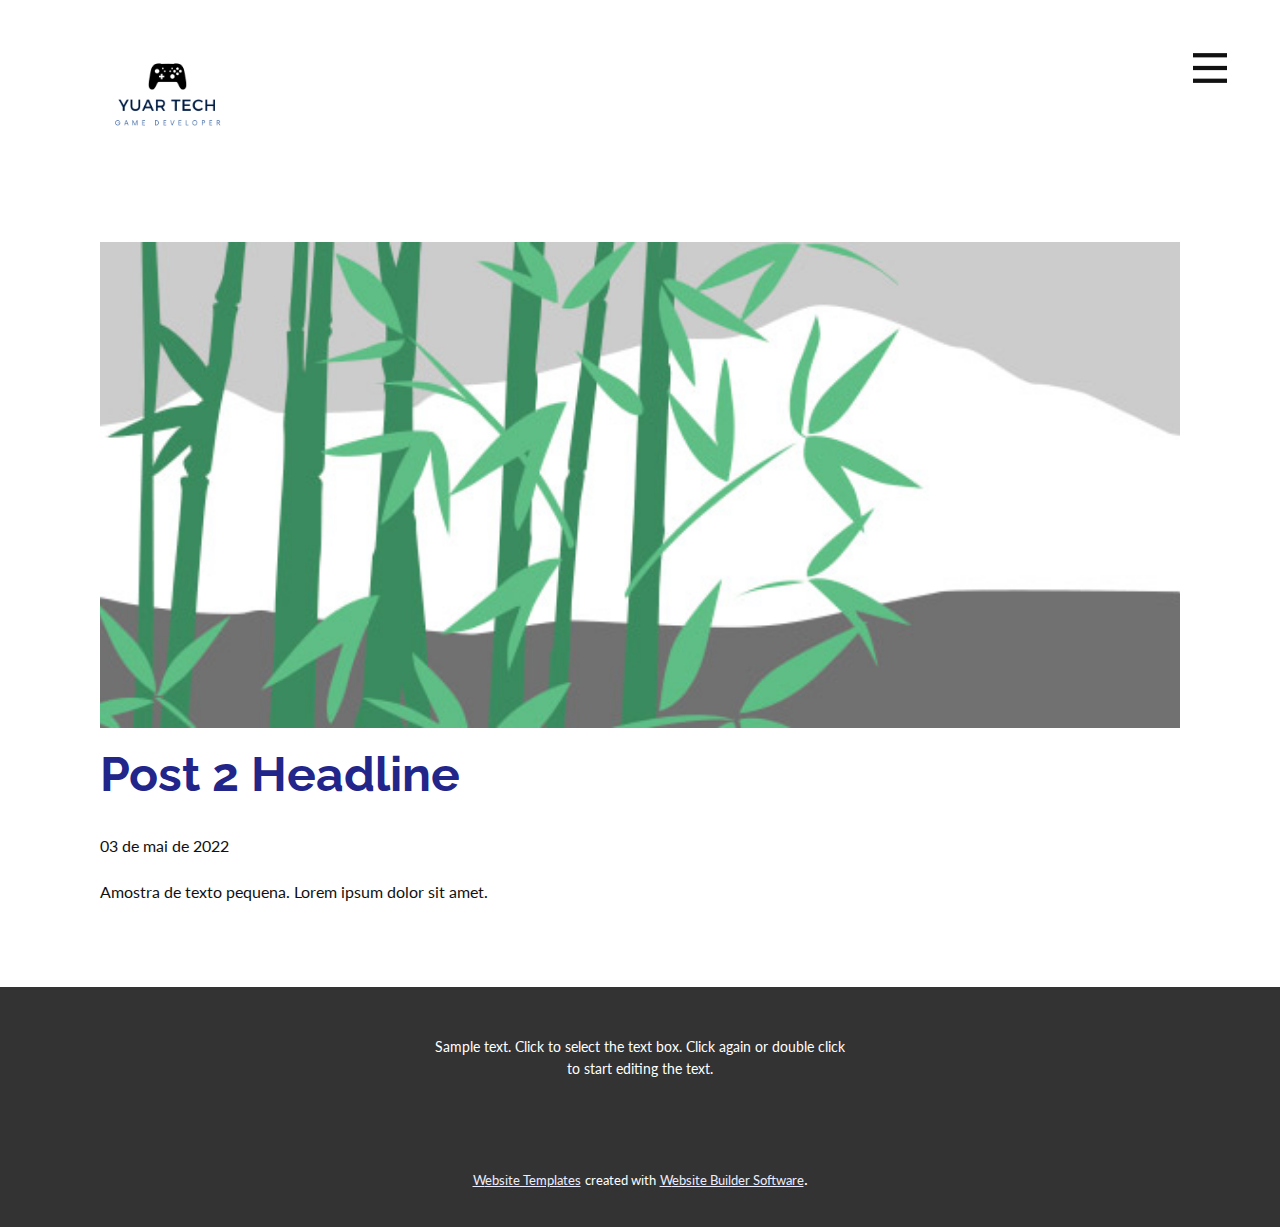
<file: blog/post-1.html>
<!doctype html>
<html style="font-size: 16px;"><head>
    <meta name="viewport" content="width=device-width, initial-scale=1.0">
    <meta charset="utf-8">
    <meta name="keywords" content="Post 1 Headline">
    <meta name="description" content="">
    <meta name="page_type" content="np-template-header-footer-from-plugin">
    <title>Post 2 Headline</title>
    <link rel="stylesheet" href="../nicepage.css" media="screen">
<link rel="stylesheet" href="../Post-Template.css" media="screen">
    <script class="u-script" type="text/javascript" src="../jquery.js" defer=""></script>
    <script class="u-script" type="text/javascript" src="../nicepage.js" defer=""></script>
    <meta name="generator" content="Nicepage 4.10.5, nicepage.com">
    <link id="u-theme-google-font" rel="stylesheet" href="https://fonts.googleapis.com/css?family=Raleway:100,100i,200,200i,300,300i,400,400i,500,500i,600,600i,700,700i,800,800i,900,900i|Lato:100,100i,300,300i,400,400i,700,700i,900,900i">
    <link id="u-page-google-font" rel="stylesheet" href="https://fonts.googleapis.com/css?family=Raleway:100,100i,200,200i,300,300i,400,400i,500,500i,600,600i,700,700i,800,800i,900,900i">
    
    
    <script type="application/ld+json">{
		"@context": "http://schema.org",
		"@type": "Organization",
		"name": "",
		"logo": "images/Yuartech.png"
}</script>
    <meta name="theme-color" content="#222589">
  </head>
  <body class="u-body u-xl-mode"><header class="u-clearfix u-header u-header" id="sec-3385"><div class="u-clearfix u-sheet u-valign-top u-sheet-1">
        <a href="https://nicepage.com" class="u-image u-logo u-image-1" data-image-width="500" data-image-height="500">
          <img src="../images/Yuartech.png" class="u-logo-image u-logo-image-1">
        </a>
        <nav class="u-menu u-menu-dropdown u-offcanvas u-menu-1" data-responsive-from="XL">
          <div class="menu-collapse" style="font-size: 1rem; letter-spacing: 0px; font-weight: 700;">
            <a class="u-button-style u-custom-border u-custom-border-color u-custom-borders u-custom-left-right-menu-spacing u-custom-padding-bottom u-custom-text-color u-custom-top-bottom-menu-spacing u-nav-link u-text-active-palette-1-base u-text-hover-palette-2-base" href="#" style="padding: 5px 0px; font-size: calc(1em + 18px);">
              <svg class="u-svg-link" viewBox="0 0 24 24"><use xmlns:xlink="http://www.w3.org/1999/xlink" xlink:href="#menu-hamburger"></use></svg>
              <svg class="u-svg-content" version="1.1" id="menu-hamburger" viewBox="0 0 16 16" x="0px" y="0px" xmlns:xlink="http://www.w3.org/1999/xlink" xmlns="http://www.w3.org/2000/svg"><g><rect y="1" width="16" height="2"></rect><rect y="7" width="16" height="2"></rect><rect y="13" width="16" height="2"></rect>
</g></svg>
            </a>
          </div>
          <div class="u-custom-menu u-nav-container">
            <ul class="u-nav u-spacing-20 u-unstyled u-nav-1"><li class="u-nav-item"><a class="u-button-style u-nav-link u-text-active-palette-1-base u-text-grey-90 u-text-hover-palette-2-base" href="../Página-Inicial.html" style="padding: 10px;">Página Inicial</a>
</li><li class="u-nav-item"><a class="u-button-style u-nav-link u-text-active-palette-1-base u-text-grey-90 u-text-hover-palette-2-base" href="../informação-da-Yuar.html" style="padding: 10px;">informação da Yuar</a>
</li><li class="u-nav-item"><a class="u-button-style u-nav-link u-text-active-palette-1-base u-text-grey-90 u-text-hover-palette-2-base" href="../templates.html" style="padding: 10px;">templates</a>
</li><li class="u-nav-item"><a class="u-button-style u-nav-link u-text-active-palette-1-base u-text-grey-90 u-text-hover-palette-2-base" href="../Comunidade.html" style="padding: 10px;">Comunidade</a>
</li><li class="u-nav-item"><a class="u-button-style u-nav-link u-text-active-palette-1-base u-text-grey-90 u-text-hover-palette-2-base" href="../como-criar.html" style="padding: 10px;">como criar</a>
</li><li class="u-nav-item"><a class="u-button-style u-nav-link u-text-active-palette-1-base u-text-grey-90 u-text-hover-palette-2-base" href="../porque-um-site.html" style="padding: 10px;">porque um site</a>
</li></ul>
          </div>
          <div class="u-custom-menu u-nav-container-collapse">
            <div class="u-black u-container-style u-inner-container-layout u-opacity u-opacity-95 u-sidenav">
              <div class="u-inner-container-layout u-sidenav-overflow">
                <div class="u-menu-close"></div>
                <ul class="u-align-center u-nav u-popupmenu-items u-unstyled u-nav-2"><li class="u-nav-item"><a class="u-button-style u-nav-link" href="../Página-Inicial.html">Página Inicial</a>
</li><li class="u-nav-item"><a class="u-button-style u-nav-link" href="../informação-da-Yuar.html">informação da Yuar</a>
</li><li class="u-nav-item"><a class="u-button-style u-nav-link" href="../templates.html">templates</a>
</li><li class="u-nav-item"><a class="u-button-style u-nav-link" href="../Comunidade.html">Comunidade</a>
</li><li class="u-nav-item"><a class="u-button-style u-nav-link" href="../como-criar.html">como criar</a>
</li><li class="u-nav-item"><a class="u-button-style u-nav-link" href="../porque-um-site.html">porque um site</a>
</li></ul>
              </div>
            </div>
            <div class="u-black u-menu-overlay u-opacity u-opacity-70"></div>
          </div>
        </nav>
      </div></header>
    <section class="u-align-center u-clearfix u-section-1" id="sec-9be1">
      <div class="u-clearfix u-sheet u-valign-middle-md u-valign-middle-sm u-valign-middle-xs u-sheet-1"><!--post_details--><!--post_details_options_json--><!--{"source":""}--><!--/post_details_options_json--><!--blog_post-->
        <div class="u-container-style u-expanded-width u-post-details u-post-details-1">
          <div class="u-container-layout u-valign-middle u-container-layout-1"><!--blog_post_image-->
            <img alt="" class="u-blog-control u-expanded-width u-image u-image-default u-image-1" src="[data-uri]"><!--/blog_post_image--><!--blog_post_header-->
            <h2 class="u-blog-control u-text u-text-1">Post 2 Headline</h2><!--/blog_post_header--><!--blog_post_metadata-->
            <div class="u-blog-control u-metadata u-metadata-1"><!--blog_post_metadata_date-->
              <span class="u-meta-date u-meta-icon">03 de mai de 2022</span><!--/blog_post_metadata_date--><!--blog_post_metadata_category-->
              <!--/blog_post_metadata_category--><!--blog_post_metadata_comments-->
              <!--/blog_post_metadata_comments-->
            </div><!--/blog_post_metadata--><!--blog_post_content-->
            <div class="u-align-justify u-blog-control u-post-content u-text u-text-2 fr-view">
  Amostra de texto pequena. Lorem ipsum dolor sit amet.
  </div><!--/blog_post_content-->
          </div>
        </div><!--/blog_post--><!--/post_details-->
      </div>
    </section>
    
    
    <footer class="u-align-center u-clearfix u-footer u-grey-80 u-footer" id="sec-d120"><div class="u-clearfix u-sheet u-sheet-1">
        <p class="u-small-text u-text u-text-variant u-text-1">Sample text. Click to select the text box. Click again or double click to start editing the text.</p>
      </div></footer>
    <section class="u-backlink u-clearfix u-grey-80">
      <a class="u-link" href="https://nicepage.com/website-templates" target="_blank">
        <span>Website Templates</span>
      </a>
      <p class="u-text">
        <span>created with</span>
      </p>
      <a class="u-link" href="" target="_blank">
        <span>Website Builder Software</span>
      </a>. 
    </section>
  
</body></html>
</file>
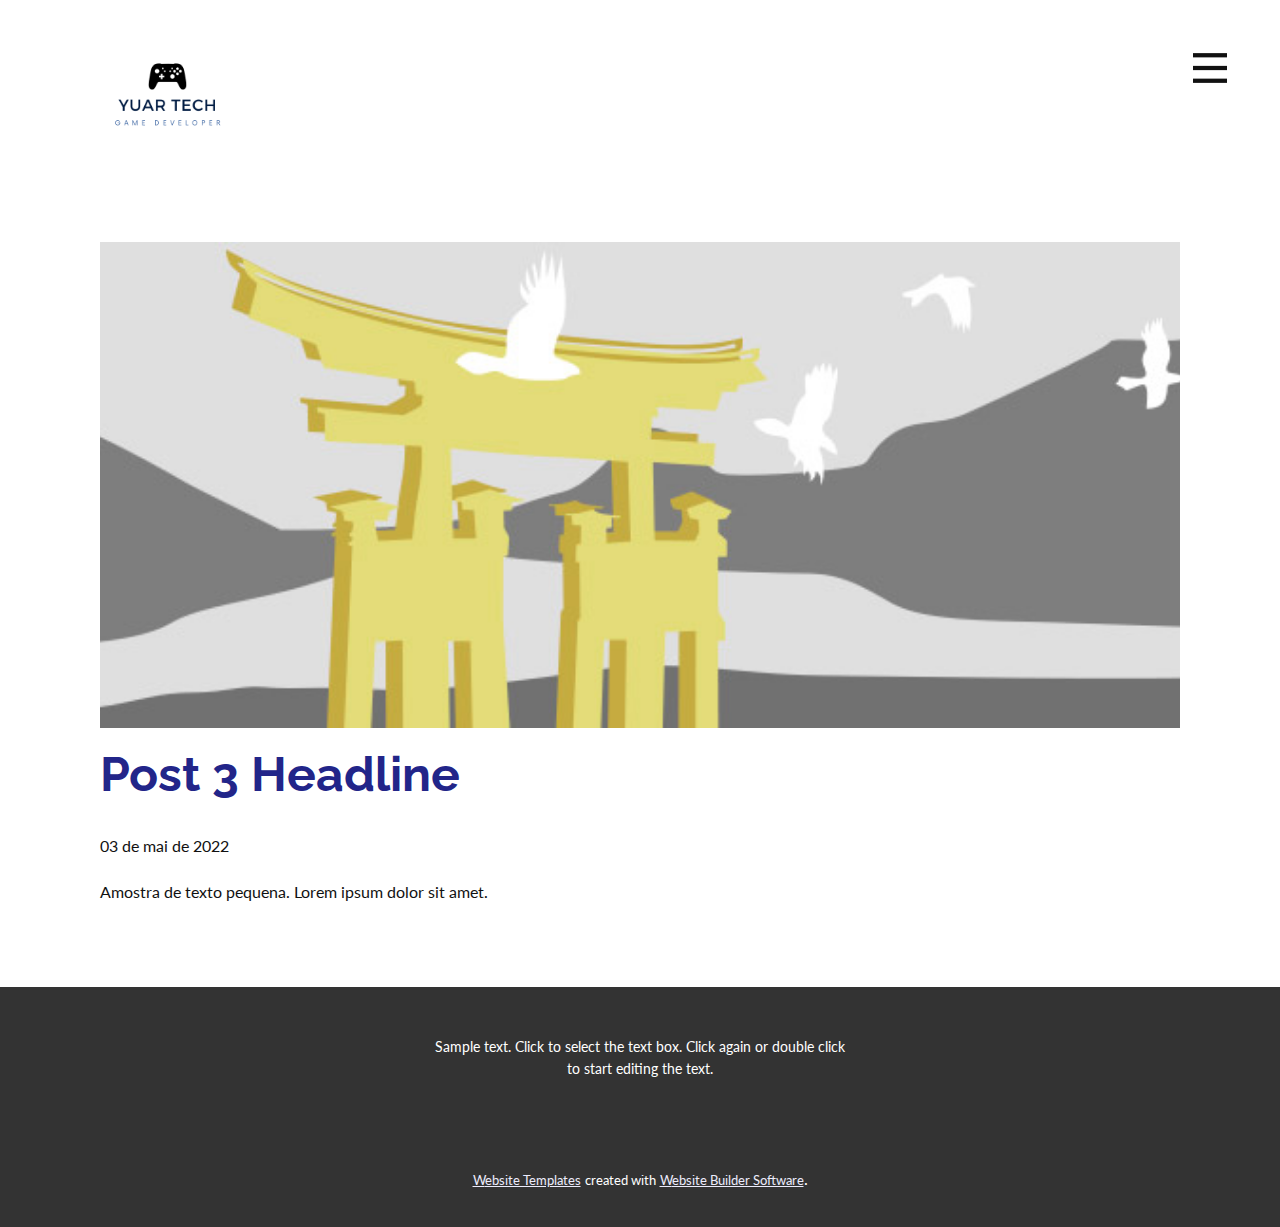
<file: blog/post-2.html>
<!doctype html>
<html style="font-size: 16px;"><head>
    <meta name="viewport" content="width=device-width, initial-scale=1.0">
    <meta charset="utf-8">
    <meta name="keywords" content="Post 1 Headline">
    <meta name="description" content="">
    <meta name="page_type" content="np-template-header-footer-from-plugin">
    <title>Post 3 Headline</title>
    <link rel="stylesheet" href="../nicepage.css" media="screen">
<link rel="stylesheet" href="../Post-Template.css" media="screen">
    <script class="u-script" type="text/javascript" src="../jquery.js" defer=""></script>
    <script class="u-script" type="text/javascript" src="../nicepage.js" defer=""></script>
    <meta name="generator" content="Nicepage 4.10.5, nicepage.com">
    <link id="u-theme-google-font" rel="stylesheet" href="https://fonts.googleapis.com/css?family=Raleway:100,100i,200,200i,300,300i,400,400i,500,500i,600,600i,700,700i,800,800i,900,900i|Lato:100,100i,300,300i,400,400i,700,700i,900,900i">
    <link id="u-page-google-font" rel="stylesheet" href="https://fonts.googleapis.com/css?family=Raleway:100,100i,200,200i,300,300i,400,400i,500,500i,600,600i,700,700i,800,800i,900,900i">
    
    
    <script type="application/ld+json">{
		"@context": "http://schema.org",
		"@type": "Organization",
		"name": "",
		"logo": "images/Yuartech.png"
}</script>
    <meta name="theme-color" content="#222589">
  </head>
  <body class="u-body u-xl-mode"><header class="u-clearfix u-header u-header" id="sec-3385"><div class="u-clearfix u-sheet u-valign-top u-sheet-1">
        <a href="https://nicepage.com" class="u-image u-logo u-image-1" data-image-width="500" data-image-height="500">
          <img src="../images/Yuartech.png" class="u-logo-image u-logo-image-1">
        </a>
        <nav class="u-menu u-menu-dropdown u-offcanvas u-menu-1" data-responsive-from="XL">
          <div class="menu-collapse" style="font-size: 1rem; letter-spacing: 0px; font-weight: 700;">
            <a class="u-button-style u-custom-border u-custom-border-color u-custom-borders u-custom-left-right-menu-spacing u-custom-padding-bottom u-custom-text-color u-custom-top-bottom-menu-spacing u-nav-link u-text-active-palette-1-base u-text-hover-palette-2-base" href="#" style="padding: 5px 0px; font-size: calc(1em + 18px);">
              <svg class="u-svg-link" viewBox="0 0 24 24"><use xmlns:xlink="http://www.w3.org/1999/xlink" xlink:href="#menu-hamburger"></use></svg>
              <svg class="u-svg-content" version="1.1" id="menu-hamburger" viewBox="0 0 16 16" x="0px" y="0px" xmlns:xlink="http://www.w3.org/1999/xlink" xmlns="http://www.w3.org/2000/svg"><g><rect y="1" width="16" height="2"></rect><rect y="7" width="16" height="2"></rect><rect y="13" width="16" height="2"></rect>
</g></svg>
            </a>
          </div>
          <div class="u-custom-menu u-nav-container">
            <ul class="u-nav u-spacing-20 u-unstyled u-nav-1"><li class="u-nav-item"><a class="u-button-style u-nav-link u-text-active-palette-1-base u-text-grey-90 u-text-hover-palette-2-base" href="../Página-Inicial.html" style="padding: 10px;">Página Inicial</a>
</li><li class="u-nav-item"><a class="u-button-style u-nav-link u-text-active-palette-1-base u-text-grey-90 u-text-hover-palette-2-base" href="../informação-da-Yuar.html" style="padding: 10px;">informação da Yuar</a>
</li><li class="u-nav-item"><a class="u-button-style u-nav-link u-text-active-palette-1-base u-text-grey-90 u-text-hover-palette-2-base" href="../templates.html" style="padding: 10px;">templates</a>
</li><li class="u-nav-item"><a class="u-button-style u-nav-link u-text-active-palette-1-base u-text-grey-90 u-text-hover-palette-2-base" href="../Comunidade.html" style="padding: 10px;">Comunidade</a>
</li><li class="u-nav-item"><a class="u-button-style u-nav-link u-text-active-palette-1-base u-text-grey-90 u-text-hover-palette-2-base" href="../como-criar.html" style="padding: 10px;">como criar</a>
</li><li class="u-nav-item"><a class="u-button-style u-nav-link u-text-active-palette-1-base u-text-grey-90 u-text-hover-palette-2-base" href="../porque-um-site.html" style="padding: 10px;">porque um site</a>
</li></ul>
          </div>
          <div class="u-custom-menu u-nav-container-collapse">
            <div class="u-black u-container-style u-inner-container-layout u-opacity u-opacity-95 u-sidenav">
              <div class="u-inner-container-layout u-sidenav-overflow">
                <div class="u-menu-close"></div>
                <ul class="u-align-center u-nav u-popupmenu-items u-unstyled u-nav-2"><li class="u-nav-item"><a class="u-button-style u-nav-link" href="../Página-Inicial.html">Página Inicial</a>
</li><li class="u-nav-item"><a class="u-button-style u-nav-link" href="../informação-da-Yuar.html">informação da Yuar</a>
</li><li class="u-nav-item"><a class="u-button-style u-nav-link" href="../templates.html">templates</a>
</li><li class="u-nav-item"><a class="u-button-style u-nav-link" href="../Comunidade.html">Comunidade</a>
</li><li class="u-nav-item"><a class="u-button-style u-nav-link" href="../como-criar.html">como criar</a>
</li><li class="u-nav-item"><a class="u-button-style u-nav-link" href="../porque-um-site.html">porque um site</a>
</li></ul>
              </div>
            </div>
            <div class="u-black u-menu-overlay u-opacity u-opacity-70"></div>
          </div>
        </nav>
      </div></header>
    <section class="u-align-center u-clearfix u-section-1" id="sec-9be1">
      <div class="u-clearfix u-sheet u-valign-middle-md u-valign-middle-sm u-valign-middle-xs u-sheet-1"><!--post_details--><!--post_details_options_json--><!--{"source":""}--><!--/post_details_options_json--><!--blog_post-->
        <div class="u-container-style u-expanded-width u-post-details u-post-details-1">
          <div class="u-container-layout u-valign-middle u-container-layout-1"><!--blog_post_image-->
            <img alt="" class="u-blog-control u-expanded-width u-image u-image-default u-image-1" src="[data-uri]"><!--/blog_post_image--><!--blog_post_header-->
            <h2 class="u-blog-control u-text u-text-1">Post 3 Headline</h2><!--/blog_post_header--><!--blog_post_metadata-->
            <div class="u-blog-control u-metadata u-metadata-1"><!--blog_post_metadata_date-->
              <span class="u-meta-date u-meta-icon">03 de mai de 2022</span><!--/blog_post_metadata_date--><!--blog_post_metadata_category-->
              <!--/blog_post_metadata_category--><!--blog_post_metadata_comments-->
              <!--/blog_post_metadata_comments-->
            </div><!--/blog_post_metadata--><!--blog_post_content-->
            <div class="u-align-justify u-blog-control u-post-content u-text u-text-2 fr-view">
  Amostra de texto pequena. Lorem ipsum dolor sit amet.
  </div><!--/blog_post_content-->
          </div>
        </div><!--/blog_post--><!--/post_details-->
      </div>
    </section>
    
    
    <footer class="u-align-center u-clearfix u-footer u-grey-80 u-footer" id="sec-d120"><div class="u-clearfix u-sheet u-sheet-1">
        <p class="u-small-text u-text u-text-variant u-text-1">Sample text. Click to select the text box. Click again or double click to start editing the text.</p>
      </div></footer>
    <section class="u-backlink u-clearfix u-grey-80">
      <a class="u-link" href="https://nicepage.com/website-templates" target="_blank">
        <span>Website Templates</span>
      </a>
      <p class="u-text">
        <span>created with</span>
      </p>
      <a class="u-link" href="" target="_blank">
        <span>Website Builder Software</span>
      </a>. 
    </section>
  
</body></html>
</file>
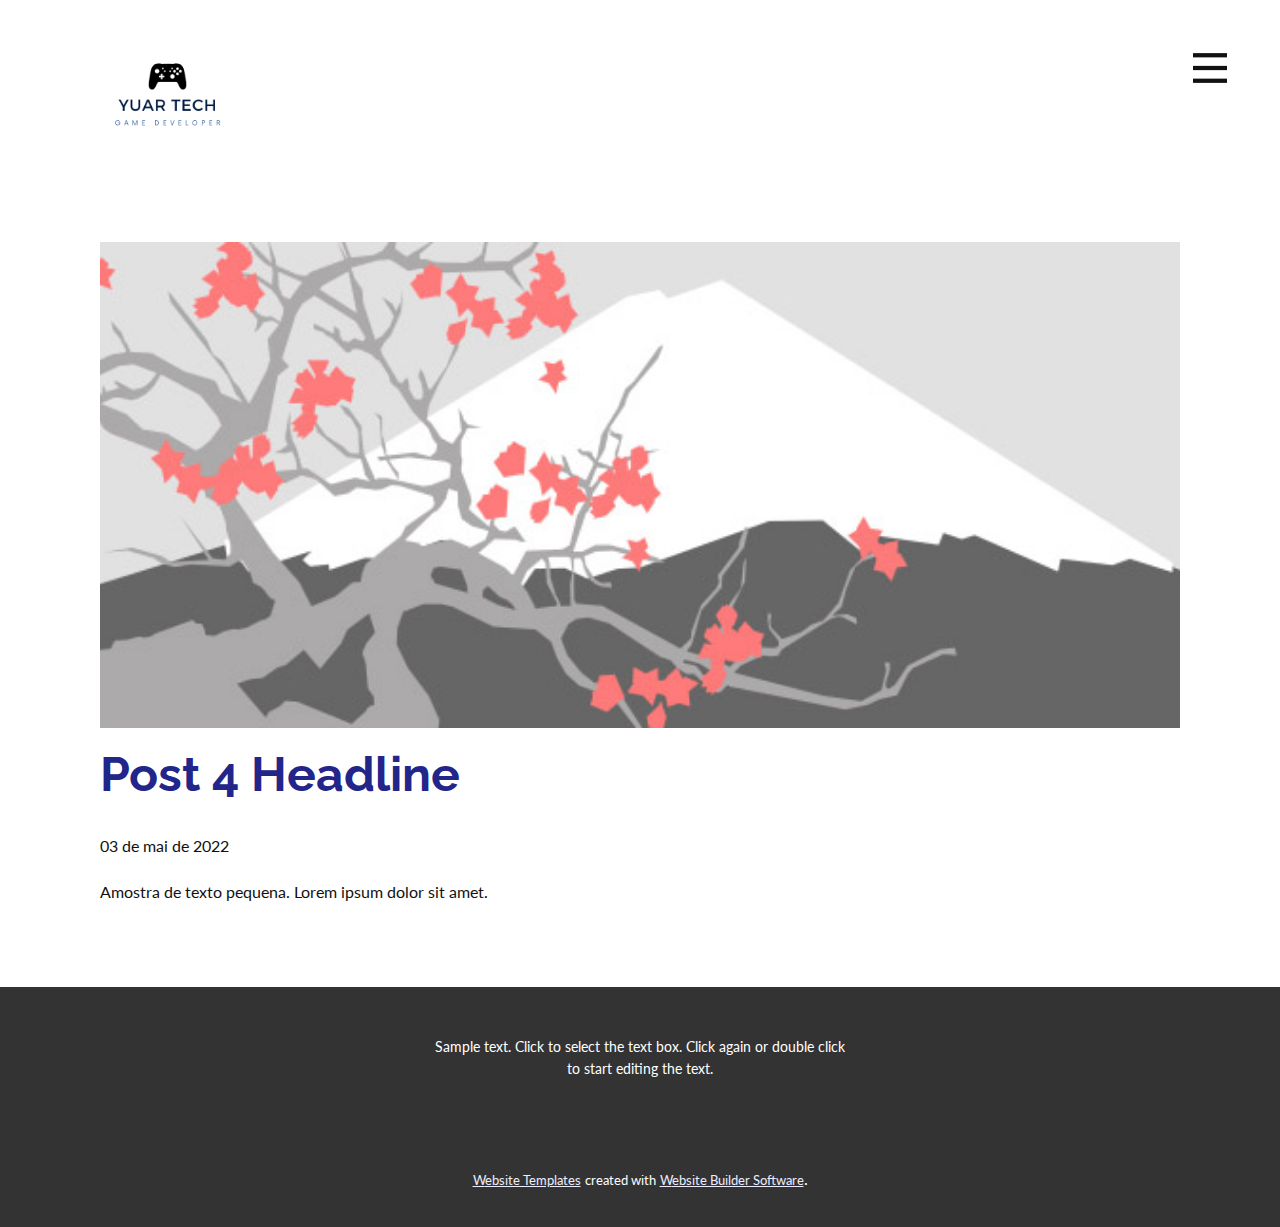
<file: blog/post-3.html>
<!doctype html>
<html style="font-size: 16px;"><head>
    <meta name="viewport" content="width=device-width, initial-scale=1.0">
    <meta charset="utf-8">
    <meta name="keywords" content="Post 1 Headline">
    <meta name="description" content="">
    <meta name="page_type" content="np-template-header-footer-from-plugin">
    <title>Post 4 Headline</title>
    <link rel="stylesheet" href="../nicepage.css" media="screen">
<link rel="stylesheet" href="../Post-Template.css" media="screen">
    <script class="u-script" type="text/javascript" src="../jquery.js" defer=""></script>
    <script class="u-script" type="text/javascript" src="../nicepage.js" defer=""></script>
    <meta name="generator" content="Nicepage 4.10.5, nicepage.com">
    <link id="u-theme-google-font" rel="stylesheet" href="https://fonts.googleapis.com/css?family=Raleway:100,100i,200,200i,300,300i,400,400i,500,500i,600,600i,700,700i,800,800i,900,900i|Lato:100,100i,300,300i,400,400i,700,700i,900,900i">
    <link id="u-page-google-font" rel="stylesheet" href="https://fonts.googleapis.com/css?family=Raleway:100,100i,200,200i,300,300i,400,400i,500,500i,600,600i,700,700i,800,800i,900,900i">
    
    
    <script type="application/ld+json">{
		"@context": "http://schema.org",
		"@type": "Organization",
		"name": "",
		"logo": "images/Yuartech.png"
}</script>
    <meta name="theme-color" content="#222589">
  </head>
  <body class="u-body u-xl-mode"><header class="u-clearfix u-header u-header" id="sec-3385"><div class="u-clearfix u-sheet u-valign-top u-sheet-1">
        <a href="https://nicepage.com" class="u-image u-logo u-image-1" data-image-width="500" data-image-height="500">
          <img src="../images/Yuartech.png" class="u-logo-image u-logo-image-1">
        </a>
        <nav class="u-menu u-menu-dropdown u-offcanvas u-menu-1" data-responsive-from="XL">
          <div class="menu-collapse" style="font-size: 1rem; letter-spacing: 0px; font-weight: 700;">
            <a class="u-button-style u-custom-border u-custom-border-color u-custom-borders u-custom-left-right-menu-spacing u-custom-padding-bottom u-custom-text-color u-custom-top-bottom-menu-spacing u-nav-link u-text-active-palette-1-base u-text-hover-palette-2-base" href="#" style="padding: 5px 0px; font-size: calc(1em + 18px);">
              <svg class="u-svg-link" viewBox="0 0 24 24"><use xmlns:xlink="http://www.w3.org/1999/xlink" xlink:href="#menu-hamburger"></use></svg>
              <svg class="u-svg-content" version="1.1" id="menu-hamburger" viewBox="0 0 16 16" x="0px" y="0px" xmlns:xlink="http://www.w3.org/1999/xlink" xmlns="http://www.w3.org/2000/svg"><g><rect y="1" width="16" height="2"></rect><rect y="7" width="16" height="2"></rect><rect y="13" width="16" height="2"></rect>
</g></svg>
            </a>
          </div>
          <div class="u-custom-menu u-nav-container">
            <ul class="u-nav u-spacing-20 u-unstyled u-nav-1"><li class="u-nav-item"><a class="u-button-style u-nav-link u-text-active-palette-1-base u-text-grey-90 u-text-hover-palette-2-base" href="../Página-Inicial.html" style="padding: 10px;">Página Inicial</a>
</li><li class="u-nav-item"><a class="u-button-style u-nav-link u-text-active-palette-1-base u-text-grey-90 u-text-hover-palette-2-base" href="../informação-da-Yuar.html" style="padding: 10px;">informação da Yuar</a>
</li><li class="u-nav-item"><a class="u-button-style u-nav-link u-text-active-palette-1-base u-text-grey-90 u-text-hover-palette-2-base" href="../templates.html" style="padding: 10px;">templates</a>
</li><li class="u-nav-item"><a class="u-button-style u-nav-link u-text-active-palette-1-base u-text-grey-90 u-text-hover-palette-2-base" href="../Comunidade.html" style="padding: 10px;">Comunidade</a>
</li><li class="u-nav-item"><a class="u-button-style u-nav-link u-text-active-palette-1-base u-text-grey-90 u-text-hover-palette-2-base" href="../como-criar.html" style="padding: 10px;">como criar</a>
</li><li class="u-nav-item"><a class="u-button-style u-nav-link u-text-active-palette-1-base u-text-grey-90 u-text-hover-palette-2-base" href="../porque-um-site.html" style="padding: 10px;">porque um site</a>
</li></ul>
          </div>
          <div class="u-custom-menu u-nav-container-collapse">
            <div class="u-black u-container-style u-inner-container-layout u-opacity u-opacity-95 u-sidenav">
              <div class="u-inner-container-layout u-sidenav-overflow">
                <div class="u-menu-close"></div>
                <ul class="u-align-center u-nav u-popupmenu-items u-unstyled u-nav-2"><li class="u-nav-item"><a class="u-button-style u-nav-link" href="../Página-Inicial.html">Página Inicial</a>
</li><li class="u-nav-item"><a class="u-button-style u-nav-link" href="../informação-da-Yuar.html">informação da Yuar</a>
</li><li class="u-nav-item"><a class="u-button-style u-nav-link" href="../templates.html">templates</a>
</li><li class="u-nav-item"><a class="u-button-style u-nav-link" href="../Comunidade.html">Comunidade</a>
</li><li class="u-nav-item"><a class="u-button-style u-nav-link" href="../como-criar.html">como criar</a>
</li><li class="u-nav-item"><a class="u-button-style u-nav-link" href="../porque-um-site.html">porque um site</a>
</li></ul>
              </div>
            </div>
            <div class="u-black u-menu-overlay u-opacity u-opacity-70"></div>
          </div>
        </nav>
      </div></header>
    <section class="u-align-center u-clearfix u-section-1" id="sec-9be1">
      <div class="u-clearfix u-sheet u-valign-middle-md u-valign-middle-sm u-valign-middle-xs u-sheet-1"><!--post_details--><!--post_details_options_json--><!--{"source":""}--><!--/post_details_options_json--><!--blog_post-->
        <div class="u-container-style u-expanded-width u-post-details u-post-details-1">
          <div class="u-container-layout u-valign-middle u-container-layout-1"><!--blog_post_image-->
            <img alt="" class="u-blog-control u-expanded-width u-image u-image-default u-image-1" src="[data-uri]"><!--/blog_post_image--><!--blog_post_header-->
            <h2 class="u-blog-control u-text u-text-1">Post 4 Headline</h2><!--/blog_post_header--><!--blog_post_metadata-->
            <div class="u-blog-control u-metadata u-metadata-1"><!--blog_post_metadata_date-->
              <span class="u-meta-date u-meta-icon">03 de mai de 2022</span><!--/blog_post_metadata_date--><!--blog_post_metadata_category-->
              <!--/blog_post_metadata_category--><!--blog_post_metadata_comments-->
              <!--/blog_post_metadata_comments-->
            </div><!--/blog_post_metadata--><!--blog_post_content-->
            <div class="u-align-justify u-blog-control u-post-content u-text u-text-2 fr-view">
  Amostra de texto pequena. Lorem ipsum dolor sit amet.
  </div><!--/blog_post_content-->
          </div>
        </div><!--/blog_post--><!--/post_details-->
      </div>
    </section>
    
    
    <footer class="u-align-center u-clearfix u-footer u-grey-80 u-footer" id="sec-d120"><div class="u-clearfix u-sheet u-sheet-1">
        <p class="u-small-text u-text u-text-variant u-text-1">Sample text. Click to select the text box. Click again or double click to start editing the text.</p>
      </div></footer>
    <section class="u-backlink u-clearfix u-grey-80">
      <a class="u-link" href="https://nicepage.com/website-templates" target="_blank">
        <span>Website Templates</span>
      </a>
      <p class="u-text">
        <span>created with</span>
      </p>
      <a class="u-link" href="" target="_blank">
        <span>Website Builder Software</span>
      </a>. 
    </section>
  
</body></html>
</file>
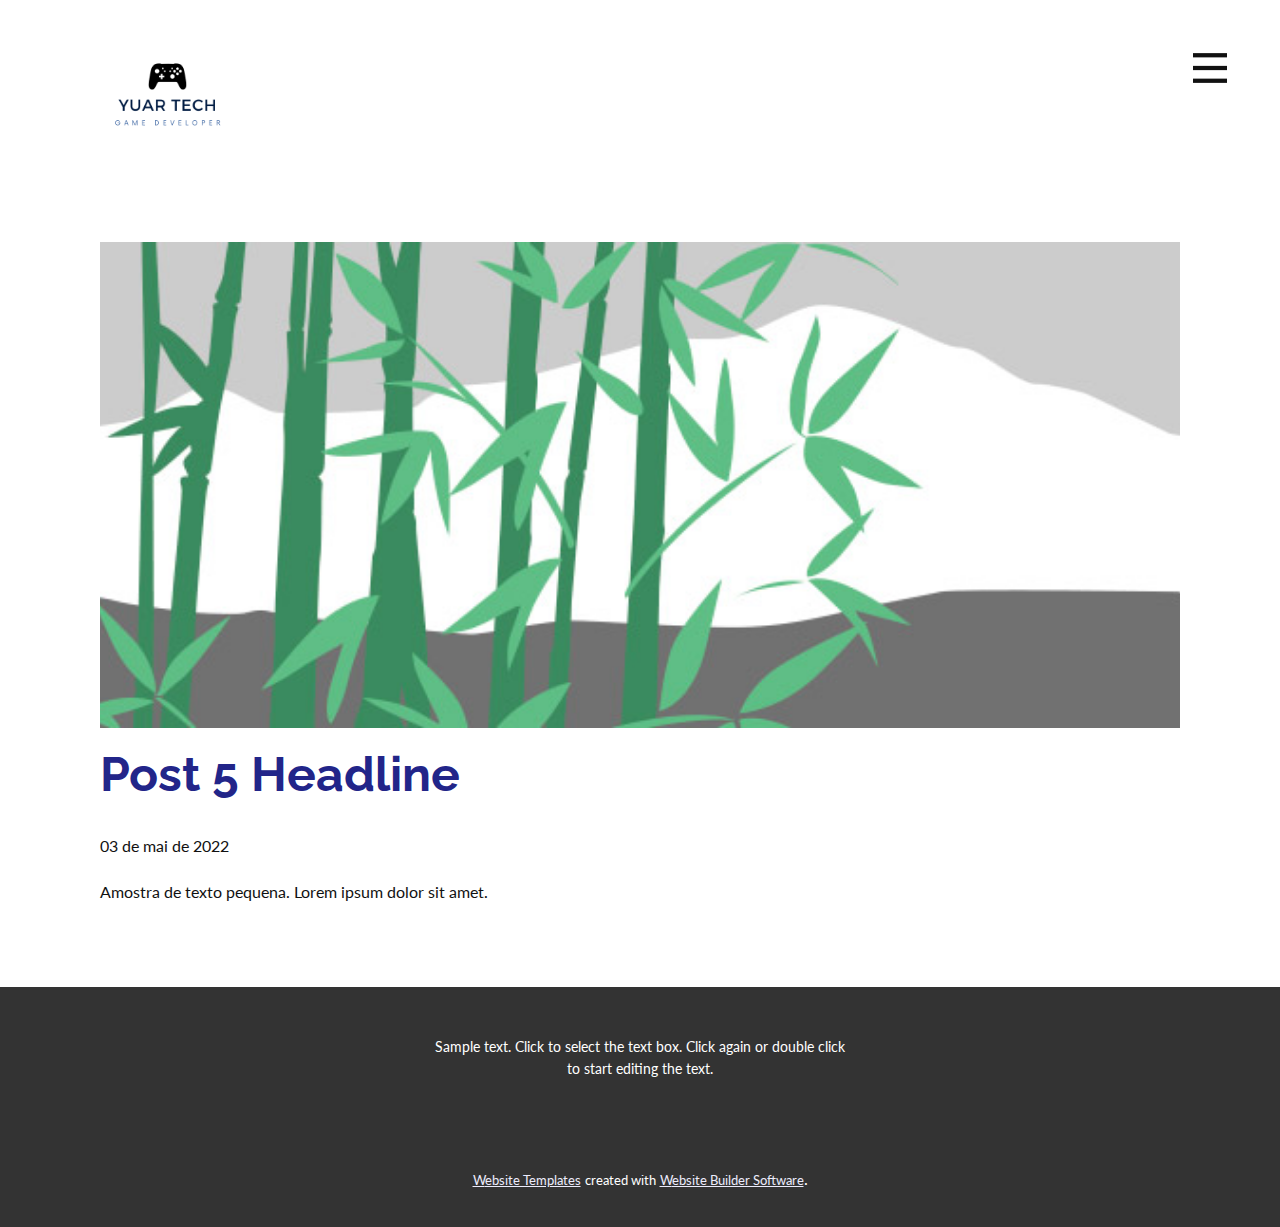
<file: blog/post-4.html>
<!doctype html>
<html style="font-size: 16px;"><head>
    <meta name="viewport" content="width=device-width, initial-scale=1.0">
    <meta charset="utf-8">
    <meta name="keywords" content="Post 1 Headline">
    <meta name="description" content="">
    <meta name="page_type" content="np-template-header-footer-from-plugin">
    <title>Post 5 Headline</title>
    <link rel="stylesheet" href="../nicepage.css" media="screen">
<link rel="stylesheet" href="../Post-Template.css" media="screen">
    <script class="u-script" type="text/javascript" src="../jquery.js" defer=""></script>
    <script class="u-script" type="text/javascript" src="../nicepage.js" defer=""></script>
    <meta name="generator" content="Nicepage 4.10.5, nicepage.com">
    <link id="u-theme-google-font" rel="stylesheet" href="https://fonts.googleapis.com/css?family=Raleway:100,100i,200,200i,300,300i,400,400i,500,500i,600,600i,700,700i,800,800i,900,900i|Lato:100,100i,300,300i,400,400i,700,700i,900,900i">
    <link id="u-page-google-font" rel="stylesheet" href="https://fonts.googleapis.com/css?family=Raleway:100,100i,200,200i,300,300i,400,400i,500,500i,600,600i,700,700i,800,800i,900,900i">
    
    
    <script type="application/ld+json">{
		"@context": "http://schema.org",
		"@type": "Organization",
		"name": "",
		"logo": "images/Yuartech.png"
}</script>
    <meta name="theme-color" content="#222589">
  </head>
  <body class="u-body u-xl-mode"><header class="u-clearfix u-header u-header" id="sec-3385"><div class="u-clearfix u-sheet u-valign-top u-sheet-1">
        <a href="https://nicepage.com" class="u-image u-logo u-image-1" data-image-width="500" data-image-height="500">
          <img src="../images/Yuartech.png" class="u-logo-image u-logo-image-1">
        </a>
        <nav class="u-menu u-menu-dropdown u-offcanvas u-menu-1" data-responsive-from="XL">
          <div class="menu-collapse" style="font-size: 1rem; letter-spacing: 0px; font-weight: 700;">
            <a class="u-button-style u-custom-border u-custom-border-color u-custom-borders u-custom-left-right-menu-spacing u-custom-padding-bottom u-custom-text-color u-custom-top-bottom-menu-spacing u-nav-link u-text-active-palette-1-base u-text-hover-palette-2-base" href="#" style="padding: 5px 0px; font-size: calc(1em + 18px);">
              <svg class="u-svg-link" viewBox="0 0 24 24"><use xmlns:xlink="http://www.w3.org/1999/xlink" xlink:href="#menu-hamburger"></use></svg>
              <svg class="u-svg-content" version="1.1" id="menu-hamburger" viewBox="0 0 16 16" x="0px" y="0px" xmlns:xlink="http://www.w3.org/1999/xlink" xmlns="http://www.w3.org/2000/svg"><g><rect y="1" width="16" height="2"></rect><rect y="7" width="16" height="2"></rect><rect y="13" width="16" height="2"></rect>
</g></svg>
            </a>
          </div>
          <div class="u-custom-menu u-nav-container">
            <ul class="u-nav u-spacing-20 u-unstyled u-nav-1"><li class="u-nav-item"><a class="u-button-style u-nav-link u-text-active-palette-1-base u-text-grey-90 u-text-hover-palette-2-base" href="../Página-Inicial.html" style="padding: 10px;">Página Inicial</a>
</li><li class="u-nav-item"><a class="u-button-style u-nav-link u-text-active-palette-1-base u-text-grey-90 u-text-hover-palette-2-base" href="../informação-da-Yuar.html" style="padding: 10px;">informação da Yuar</a>
</li><li class="u-nav-item"><a class="u-button-style u-nav-link u-text-active-palette-1-base u-text-grey-90 u-text-hover-palette-2-base" href="../templates.html" style="padding: 10px;">templates</a>
</li><li class="u-nav-item"><a class="u-button-style u-nav-link u-text-active-palette-1-base u-text-grey-90 u-text-hover-palette-2-base" href="../Comunidade.html" style="padding: 10px;">Comunidade</a>
</li><li class="u-nav-item"><a class="u-button-style u-nav-link u-text-active-palette-1-base u-text-grey-90 u-text-hover-palette-2-base" href="../como-criar.html" style="padding: 10px;">como criar</a>
</li><li class="u-nav-item"><a class="u-button-style u-nav-link u-text-active-palette-1-base u-text-grey-90 u-text-hover-palette-2-base" href="../porque-um-site.html" style="padding: 10px;">porque um site</a>
</li></ul>
          </div>
          <div class="u-custom-menu u-nav-container-collapse">
            <div class="u-black u-container-style u-inner-container-layout u-opacity u-opacity-95 u-sidenav">
              <div class="u-inner-container-layout u-sidenav-overflow">
                <div class="u-menu-close"></div>
                <ul class="u-align-center u-nav u-popupmenu-items u-unstyled u-nav-2"><li class="u-nav-item"><a class="u-button-style u-nav-link" href="../Página-Inicial.html">Página Inicial</a>
</li><li class="u-nav-item"><a class="u-button-style u-nav-link" href="../informação-da-Yuar.html">informação da Yuar</a>
</li><li class="u-nav-item"><a class="u-button-style u-nav-link" href="../templates.html">templates</a>
</li><li class="u-nav-item"><a class="u-button-style u-nav-link" href="../Comunidade.html">Comunidade</a>
</li><li class="u-nav-item"><a class="u-button-style u-nav-link" href="../como-criar.html">como criar</a>
</li><li class="u-nav-item"><a class="u-button-style u-nav-link" href="../porque-um-site.html">porque um site</a>
</li></ul>
              </div>
            </div>
            <div class="u-black u-menu-overlay u-opacity u-opacity-70"></div>
          </div>
        </nav>
      </div></header>
    <section class="u-align-center u-clearfix u-section-1" id="sec-9be1">
      <div class="u-clearfix u-sheet u-valign-middle-md u-valign-middle-sm u-valign-middle-xs u-sheet-1"><!--post_details--><!--post_details_options_json--><!--{"source":""}--><!--/post_details_options_json--><!--blog_post-->
        <div class="u-container-style u-expanded-width u-post-details u-post-details-1">
          <div class="u-container-layout u-valign-middle u-container-layout-1"><!--blog_post_image-->
            <img alt="" class="u-blog-control u-expanded-width u-image u-image-default u-image-1" src="[data-uri]"><!--/blog_post_image--><!--blog_post_header-->
            <h2 class="u-blog-control u-text u-text-1">Post 5 Headline</h2><!--/blog_post_header--><!--blog_post_metadata-->
            <div class="u-blog-control u-metadata u-metadata-1"><!--blog_post_metadata_date-->
              <span class="u-meta-date u-meta-icon">03 de mai de 2022</span><!--/blog_post_metadata_date--><!--blog_post_metadata_category-->
              <!--/blog_post_metadata_category--><!--blog_post_metadata_comments-->
              <!--/blog_post_metadata_comments-->
            </div><!--/blog_post_metadata--><!--blog_post_content-->
            <div class="u-align-justify u-blog-control u-post-content u-text u-text-2 fr-view">
  Amostra de texto pequena. Lorem ipsum dolor sit amet.
  </div><!--/blog_post_content-->
          </div>
        </div><!--/blog_post--><!--/post_details-->
      </div>
    </section>
    
    
    <footer class="u-align-center u-clearfix u-footer u-grey-80 u-footer" id="sec-d120"><div class="u-clearfix u-sheet u-sheet-1">
        <p class="u-small-text u-text u-text-variant u-text-1">Sample text. Click to select the text box. Click again or double click to start editing the text.</p>
      </div></footer>
    <section class="u-backlink u-clearfix u-grey-80">
      <a class="u-link" href="https://nicepage.com/website-templates" target="_blank">
        <span>Website Templates</span>
      </a>
      <p class="u-text">
        <span>created with</span>
      </p>
      <a class="u-link" href="" target="_blank">
        <span>Website Builder Software</span>
      </a>. 
    </section>
  
</body></html>
</file>
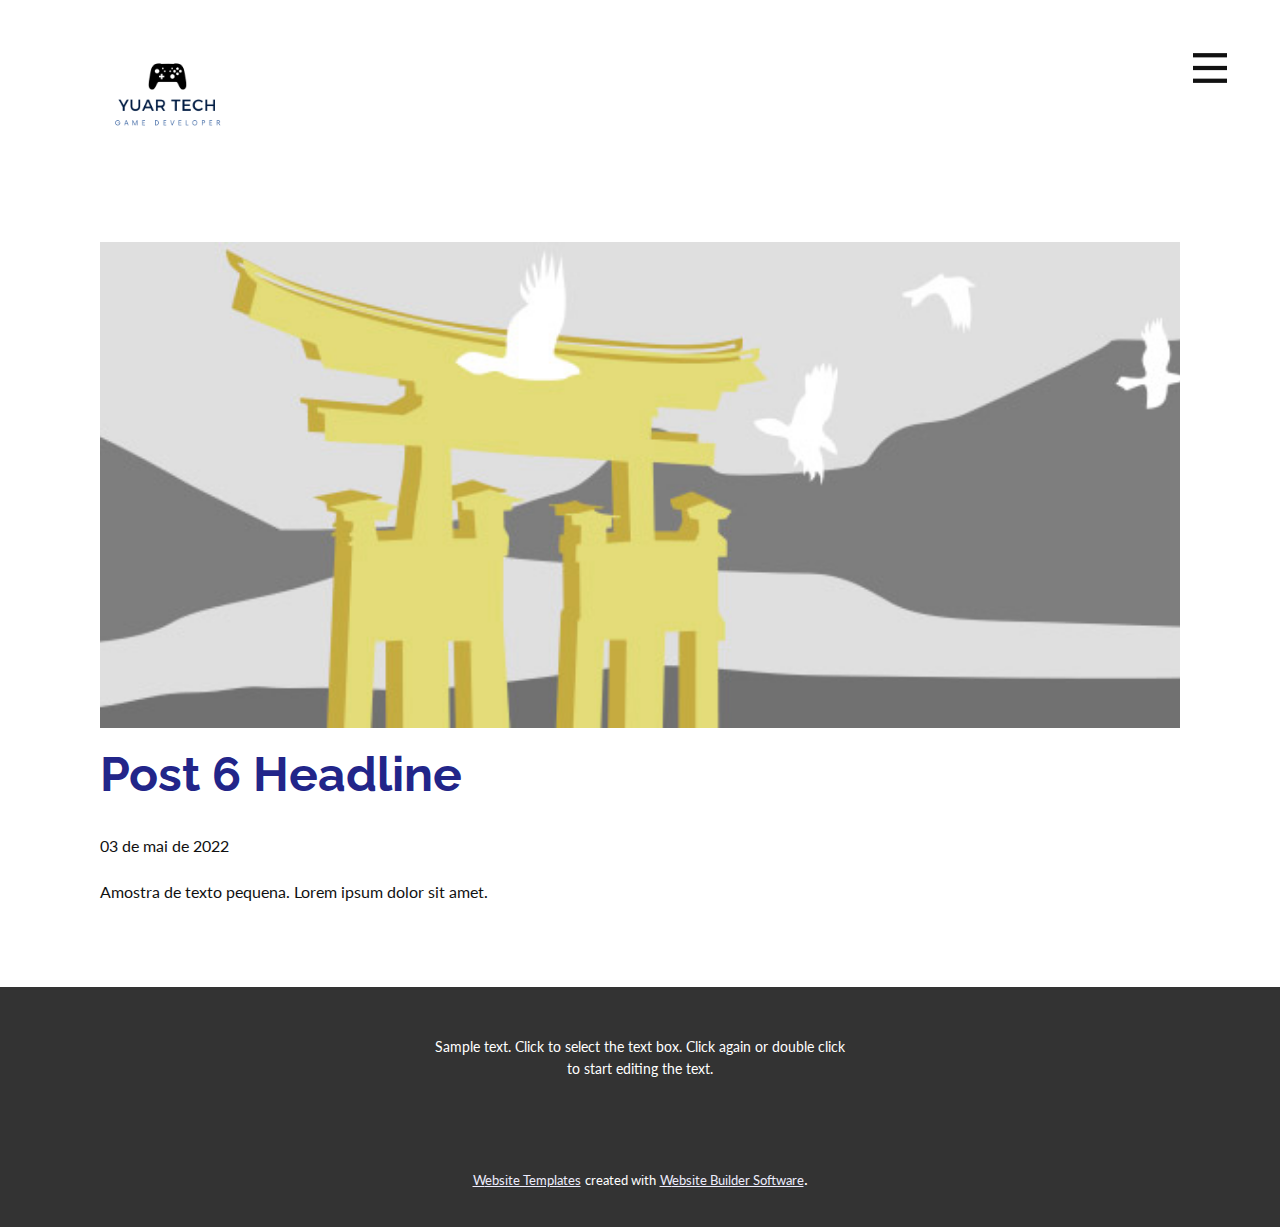
<file: blog/post-5.html>
<!doctype html>
<html style="font-size: 16px;"><head>
    <meta name="viewport" content="width=device-width, initial-scale=1.0">
    <meta charset="utf-8">
    <meta name="keywords" content="Post 1 Headline">
    <meta name="description" content="">
    <meta name="page_type" content="np-template-header-footer-from-plugin">
    <title>Post 6 Headline</title>
    <link rel="stylesheet" href="../nicepage.css" media="screen">
<link rel="stylesheet" href="../Post-Template.css" media="screen">
    <script class="u-script" type="text/javascript" src="../jquery.js" defer=""></script>
    <script class="u-script" type="text/javascript" src="../nicepage.js" defer=""></script>
    <meta name="generator" content="Nicepage 4.10.5, nicepage.com">
    <link id="u-theme-google-font" rel="stylesheet" href="https://fonts.googleapis.com/css?family=Raleway:100,100i,200,200i,300,300i,400,400i,500,500i,600,600i,700,700i,800,800i,900,900i|Lato:100,100i,300,300i,400,400i,700,700i,900,900i">
    <link id="u-page-google-font" rel="stylesheet" href="https://fonts.googleapis.com/css?family=Raleway:100,100i,200,200i,300,300i,400,400i,500,500i,600,600i,700,700i,800,800i,900,900i">
    
    
    <script type="application/ld+json">{
		"@context": "http://schema.org",
		"@type": "Organization",
		"name": "",
		"logo": "images/Yuartech.png"
}</script>
    <meta name="theme-color" content="#222589">
  </head>
  <body class="u-body u-xl-mode"><header class="u-clearfix u-header u-header" id="sec-3385"><div class="u-clearfix u-sheet u-valign-top u-sheet-1">
        <a href="https://nicepage.com" class="u-image u-logo u-image-1" data-image-width="500" data-image-height="500">
          <img src="../images/Yuartech.png" class="u-logo-image u-logo-image-1">
        </a>
        <nav class="u-menu u-menu-dropdown u-offcanvas u-menu-1" data-responsive-from="XL">
          <div class="menu-collapse" style="font-size: 1rem; letter-spacing: 0px; font-weight: 700;">
            <a class="u-button-style u-custom-border u-custom-border-color u-custom-borders u-custom-left-right-menu-spacing u-custom-padding-bottom u-custom-text-color u-custom-top-bottom-menu-spacing u-nav-link u-text-active-palette-1-base u-text-hover-palette-2-base" href="#" style="padding: 5px 0px; font-size: calc(1em + 18px);">
              <svg class="u-svg-link" viewBox="0 0 24 24"><use xmlns:xlink="http://www.w3.org/1999/xlink" xlink:href="#menu-hamburger"></use></svg>
              <svg class="u-svg-content" version="1.1" id="menu-hamburger" viewBox="0 0 16 16" x="0px" y="0px" xmlns:xlink="http://www.w3.org/1999/xlink" xmlns="http://www.w3.org/2000/svg"><g><rect y="1" width="16" height="2"></rect><rect y="7" width="16" height="2"></rect><rect y="13" width="16" height="2"></rect>
</g></svg>
            </a>
          </div>
          <div class="u-custom-menu u-nav-container">
            <ul class="u-nav u-spacing-20 u-unstyled u-nav-1"><li class="u-nav-item"><a class="u-button-style u-nav-link u-text-active-palette-1-base u-text-grey-90 u-text-hover-palette-2-base" href="../Página-Inicial.html" style="padding: 10px;">Página Inicial</a>
</li><li class="u-nav-item"><a class="u-button-style u-nav-link u-text-active-palette-1-base u-text-grey-90 u-text-hover-palette-2-base" href="../informação-da-Yuar.html" style="padding: 10px;">informação da Yuar</a>
</li><li class="u-nav-item"><a class="u-button-style u-nav-link u-text-active-palette-1-base u-text-grey-90 u-text-hover-palette-2-base" href="../templates.html" style="padding: 10px;">templates</a>
</li><li class="u-nav-item"><a class="u-button-style u-nav-link u-text-active-palette-1-base u-text-grey-90 u-text-hover-palette-2-base" href="../Comunidade.html" style="padding: 10px;">Comunidade</a>
</li><li class="u-nav-item"><a class="u-button-style u-nav-link u-text-active-palette-1-base u-text-grey-90 u-text-hover-palette-2-base" href="../como-criar.html" style="padding: 10px;">como criar</a>
</li><li class="u-nav-item"><a class="u-button-style u-nav-link u-text-active-palette-1-base u-text-grey-90 u-text-hover-palette-2-base" href="../porque-um-site.html" style="padding: 10px;">porque um site</a>
</li></ul>
          </div>
          <div class="u-custom-menu u-nav-container-collapse">
            <div class="u-black u-container-style u-inner-container-layout u-opacity u-opacity-95 u-sidenav">
              <div class="u-inner-container-layout u-sidenav-overflow">
                <div class="u-menu-close"></div>
                <ul class="u-align-center u-nav u-popupmenu-items u-unstyled u-nav-2"><li class="u-nav-item"><a class="u-button-style u-nav-link" href="../Página-Inicial.html">Página Inicial</a>
</li><li class="u-nav-item"><a class="u-button-style u-nav-link" href="../informação-da-Yuar.html">informação da Yuar</a>
</li><li class="u-nav-item"><a class="u-button-style u-nav-link" href="../templates.html">templates</a>
</li><li class="u-nav-item"><a class="u-button-style u-nav-link" href="../Comunidade.html">Comunidade</a>
</li><li class="u-nav-item"><a class="u-button-style u-nav-link" href="../como-criar.html">como criar</a>
</li><li class="u-nav-item"><a class="u-button-style u-nav-link" href="../porque-um-site.html">porque um site</a>
</li></ul>
              </div>
            </div>
            <div class="u-black u-menu-overlay u-opacity u-opacity-70"></div>
          </div>
        </nav>
      </div></header>
    <section class="u-align-center u-clearfix u-section-1" id="sec-9be1">
      <div class="u-clearfix u-sheet u-valign-middle-md u-valign-middle-sm u-valign-middle-xs u-sheet-1"><!--post_details--><!--post_details_options_json--><!--{"source":""}--><!--/post_details_options_json--><!--blog_post-->
        <div class="u-container-style u-expanded-width u-post-details u-post-details-1">
          <div class="u-container-layout u-valign-middle u-container-layout-1"><!--blog_post_image-->
            <img alt="" class="u-blog-control u-expanded-width u-image u-image-default u-image-1" src="[data-uri]"><!--/blog_post_image--><!--blog_post_header-->
            <h2 class="u-blog-control u-text u-text-1">Post 6 Headline</h2><!--/blog_post_header--><!--blog_post_metadata-->
            <div class="u-blog-control u-metadata u-metadata-1"><!--blog_post_metadata_date-->
              <span class="u-meta-date u-meta-icon">03 de mai de 2022</span><!--/blog_post_metadata_date--><!--blog_post_metadata_category-->
              <!--/blog_post_metadata_category--><!--blog_post_metadata_comments-->
              <!--/blog_post_metadata_comments-->
            </div><!--/blog_post_metadata--><!--blog_post_content-->
            <div class="u-align-justify u-blog-control u-post-content u-text u-text-2 fr-view">
  Amostra de texto pequena. Lorem ipsum dolor sit amet.
  </div><!--/blog_post_content-->
          </div>
        </div><!--/blog_post--><!--/post_details-->
      </div>
    </section>
    
    
    <footer class="u-align-center u-clearfix u-footer u-grey-80 u-footer" id="sec-d120"><div class="u-clearfix u-sheet u-sheet-1">
        <p class="u-small-text u-text u-text-variant u-text-1">Sample text. Click to select the text box. Click again or double click to start editing the text.</p>
      </div></footer>
    <section class="u-backlink u-clearfix u-grey-80">
      <a class="u-link" href="https://nicepage.com/website-templates" target="_blank">
        <span>Website Templates</span>
      </a>
      <p class="u-text">
        <span>created with</span>
      </p>
      <a class="u-link" href="" target="_blank">
        <span>Website Builder Software</span>
      </a>. 
    </section>
  
</body></html>
</file>
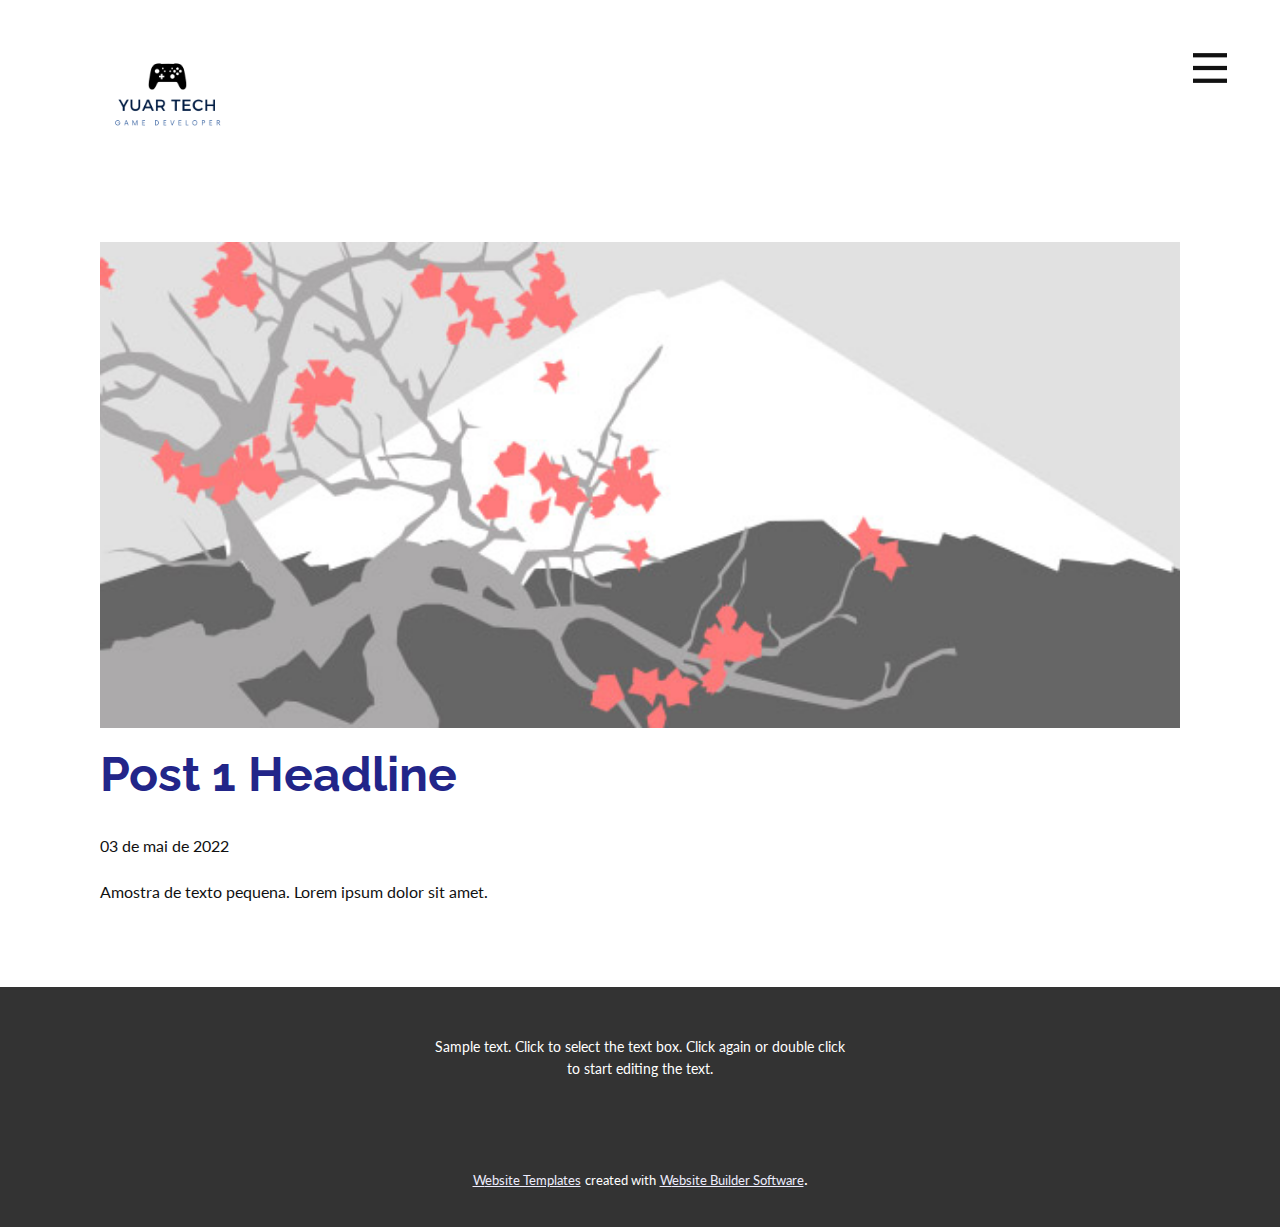
<file: blog/post.html>
<!doctype html>
<html style="font-size: 16px;"><head>
    <meta name="viewport" content="width=device-width, initial-scale=1.0">
    <meta charset="utf-8">
    <meta name="keywords" content="Post 1 Headline">
    <meta name="description" content="">
    <meta name="page_type" content="np-template-header-footer-from-plugin">
    <title>Post 1 Headline</title>
    <link rel="stylesheet" href="../nicepage.css" media="screen">
<link rel="stylesheet" href="../Post-Template.css" media="screen">
    <script class="u-script" type="text/javascript" src="../jquery.js" defer=""></script>
    <script class="u-script" type="text/javascript" src="../nicepage.js" defer=""></script>
    <meta name="generator" content="Nicepage 4.10.5, nicepage.com">
    <link id="u-theme-google-font" rel="stylesheet" href="https://fonts.googleapis.com/css?family=Raleway:100,100i,200,200i,300,300i,400,400i,500,500i,600,600i,700,700i,800,800i,900,900i|Lato:100,100i,300,300i,400,400i,700,700i,900,900i">
    <link id="u-page-google-font" rel="stylesheet" href="https://fonts.googleapis.com/css?family=Raleway:100,100i,200,200i,300,300i,400,400i,500,500i,600,600i,700,700i,800,800i,900,900i">
    
    
    <script type="application/ld+json">{
		"@context": "http://schema.org",
		"@type": "Organization",
		"name": "",
		"logo": "images/Yuartech.png"
}</script>
    <meta name="theme-color" content="#222589">
  </head>
  <body class="u-body u-xl-mode"><header class="u-clearfix u-header u-header" id="sec-3385"><div class="u-clearfix u-sheet u-valign-top u-sheet-1">
        <a href="https://nicepage.com" class="u-image u-logo u-image-1" data-image-width="500" data-image-height="500">
          <img src="../images/Yuartech.png" class="u-logo-image u-logo-image-1">
        </a>
        <nav class="u-menu u-menu-dropdown u-offcanvas u-menu-1" data-responsive-from="XL">
          <div class="menu-collapse" style="font-size: 1rem; letter-spacing: 0px; font-weight: 700;">
            <a class="u-button-style u-custom-border u-custom-border-color u-custom-borders u-custom-left-right-menu-spacing u-custom-padding-bottom u-custom-text-color u-custom-top-bottom-menu-spacing u-nav-link u-text-active-palette-1-base u-text-hover-palette-2-base" href="#" style="padding: 5px 0px; font-size: calc(1em + 18px);">
              <svg class="u-svg-link" viewBox="0 0 24 24"><use xmlns:xlink="http://www.w3.org/1999/xlink" xlink:href="#menu-hamburger"></use></svg>
              <svg class="u-svg-content" version="1.1" id="menu-hamburger" viewBox="0 0 16 16" x="0px" y="0px" xmlns:xlink="http://www.w3.org/1999/xlink" xmlns="http://www.w3.org/2000/svg"><g><rect y="1" width="16" height="2"></rect><rect y="7" width="16" height="2"></rect><rect y="13" width="16" height="2"></rect>
</g></svg>
            </a>
          </div>
          <div class="u-custom-menu u-nav-container">
            <ul class="u-nav u-spacing-20 u-unstyled u-nav-1"><li class="u-nav-item"><a class="u-button-style u-nav-link u-text-active-palette-1-base u-text-grey-90 u-text-hover-palette-2-base" href="../Página-Inicial.html" style="padding: 10px;">Página Inicial</a>
</li><li class="u-nav-item"><a class="u-button-style u-nav-link u-text-active-palette-1-base u-text-grey-90 u-text-hover-palette-2-base" href="../informação-da-Yuar.html" style="padding: 10px;">informação da Yuar</a>
</li><li class="u-nav-item"><a class="u-button-style u-nav-link u-text-active-palette-1-base u-text-grey-90 u-text-hover-palette-2-base" href="../templates.html" style="padding: 10px;">templates</a>
</li><li class="u-nav-item"><a class="u-button-style u-nav-link u-text-active-palette-1-base u-text-grey-90 u-text-hover-palette-2-base" href="../Comunidade.html" style="padding: 10px;">Comunidade</a>
</li><li class="u-nav-item"><a class="u-button-style u-nav-link u-text-active-palette-1-base u-text-grey-90 u-text-hover-palette-2-base" href="../como-criar.html" style="padding: 10px;">como criar</a>
</li><li class="u-nav-item"><a class="u-button-style u-nav-link u-text-active-palette-1-base u-text-grey-90 u-text-hover-palette-2-base" href="../porque-um-site.html" style="padding: 10px;">porque um site</a>
</li></ul>
          </div>
          <div class="u-custom-menu u-nav-container-collapse">
            <div class="u-black u-container-style u-inner-container-layout u-opacity u-opacity-95 u-sidenav">
              <div class="u-inner-container-layout u-sidenav-overflow">
                <div class="u-menu-close"></div>
                <ul class="u-align-center u-nav u-popupmenu-items u-unstyled u-nav-2"><li class="u-nav-item"><a class="u-button-style u-nav-link" href="../Página-Inicial.html">Página Inicial</a>
</li><li class="u-nav-item"><a class="u-button-style u-nav-link" href="../informação-da-Yuar.html">informação da Yuar</a>
</li><li class="u-nav-item"><a class="u-button-style u-nav-link" href="../templates.html">templates</a>
</li><li class="u-nav-item"><a class="u-button-style u-nav-link" href="../Comunidade.html">Comunidade</a>
</li><li class="u-nav-item"><a class="u-button-style u-nav-link" href="../como-criar.html">como criar</a>
</li><li class="u-nav-item"><a class="u-button-style u-nav-link" href="../porque-um-site.html">porque um site</a>
</li></ul>
              </div>
            </div>
            <div class="u-black u-menu-overlay u-opacity u-opacity-70"></div>
          </div>
        </nav>
      </div></header>
    <section class="u-align-center u-clearfix u-section-1" id="sec-9be1">
      <div class="u-clearfix u-sheet u-valign-middle-md u-valign-middle-sm u-valign-middle-xs u-sheet-1"><!--post_details--><!--post_details_options_json--><!--{"source":""}--><!--/post_details_options_json--><!--blog_post-->
        <div class="u-container-style u-expanded-width u-post-details u-post-details-1">
          <div class="u-container-layout u-valign-middle u-container-layout-1"><!--blog_post_image-->
            <img alt="" class="u-blog-control u-expanded-width u-image u-image-default u-image-1" src="[data-uri]"><!--/blog_post_image--><!--blog_post_header-->
            <h2 class="u-blog-control u-text u-text-1">Post 1 Headline</h2><!--/blog_post_header--><!--blog_post_metadata-->
            <div class="u-blog-control u-metadata u-metadata-1"><!--blog_post_metadata_date-->
              <span class="u-meta-date u-meta-icon">03 de mai de 2022</span><!--/blog_post_metadata_date--><!--blog_post_metadata_category-->
              <!--/blog_post_metadata_category--><!--blog_post_metadata_comments-->
              <!--/blog_post_metadata_comments-->
            </div><!--/blog_post_metadata--><!--blog_post_content-->
            <div class="u-align-justify u-blog-control u-post-content u-text u-text-2 fr-view">
  Amostra de texto pequena. Lorem ipsum dolor sit amet.
  </div><!--/blog_post_content-->
          </div>
        </div><!--/blog_post--><!--/post_details-->
      </div>
    </section>
    
    
    <footer class="u-align-center u-clearfix u-footer u-grey-80 u-footer" id="sec-d120"><div class="u-clearfix u-sheet u-sheet-1">
        <p class="u-small-text u-text u-text-variant u-text-1">Sample text. Click to select the text box. Click again or double click to start editing the text.</p>
      </div></footer>
    <section class="u-backlink u-clearfix u-grey-80">
      <a class="u-link" href="https://nicepage.com/website-templates" target="_blank">
        <span>Website Templates</span>
      </a>
      <p class="u-text">
        <span>created with</span>
      </p>
      <a class="u-link" href="" target="_blank">
        <span>Website Builder Software</span>
      </a>. 
    </section>
  
</body></html>
</file>
